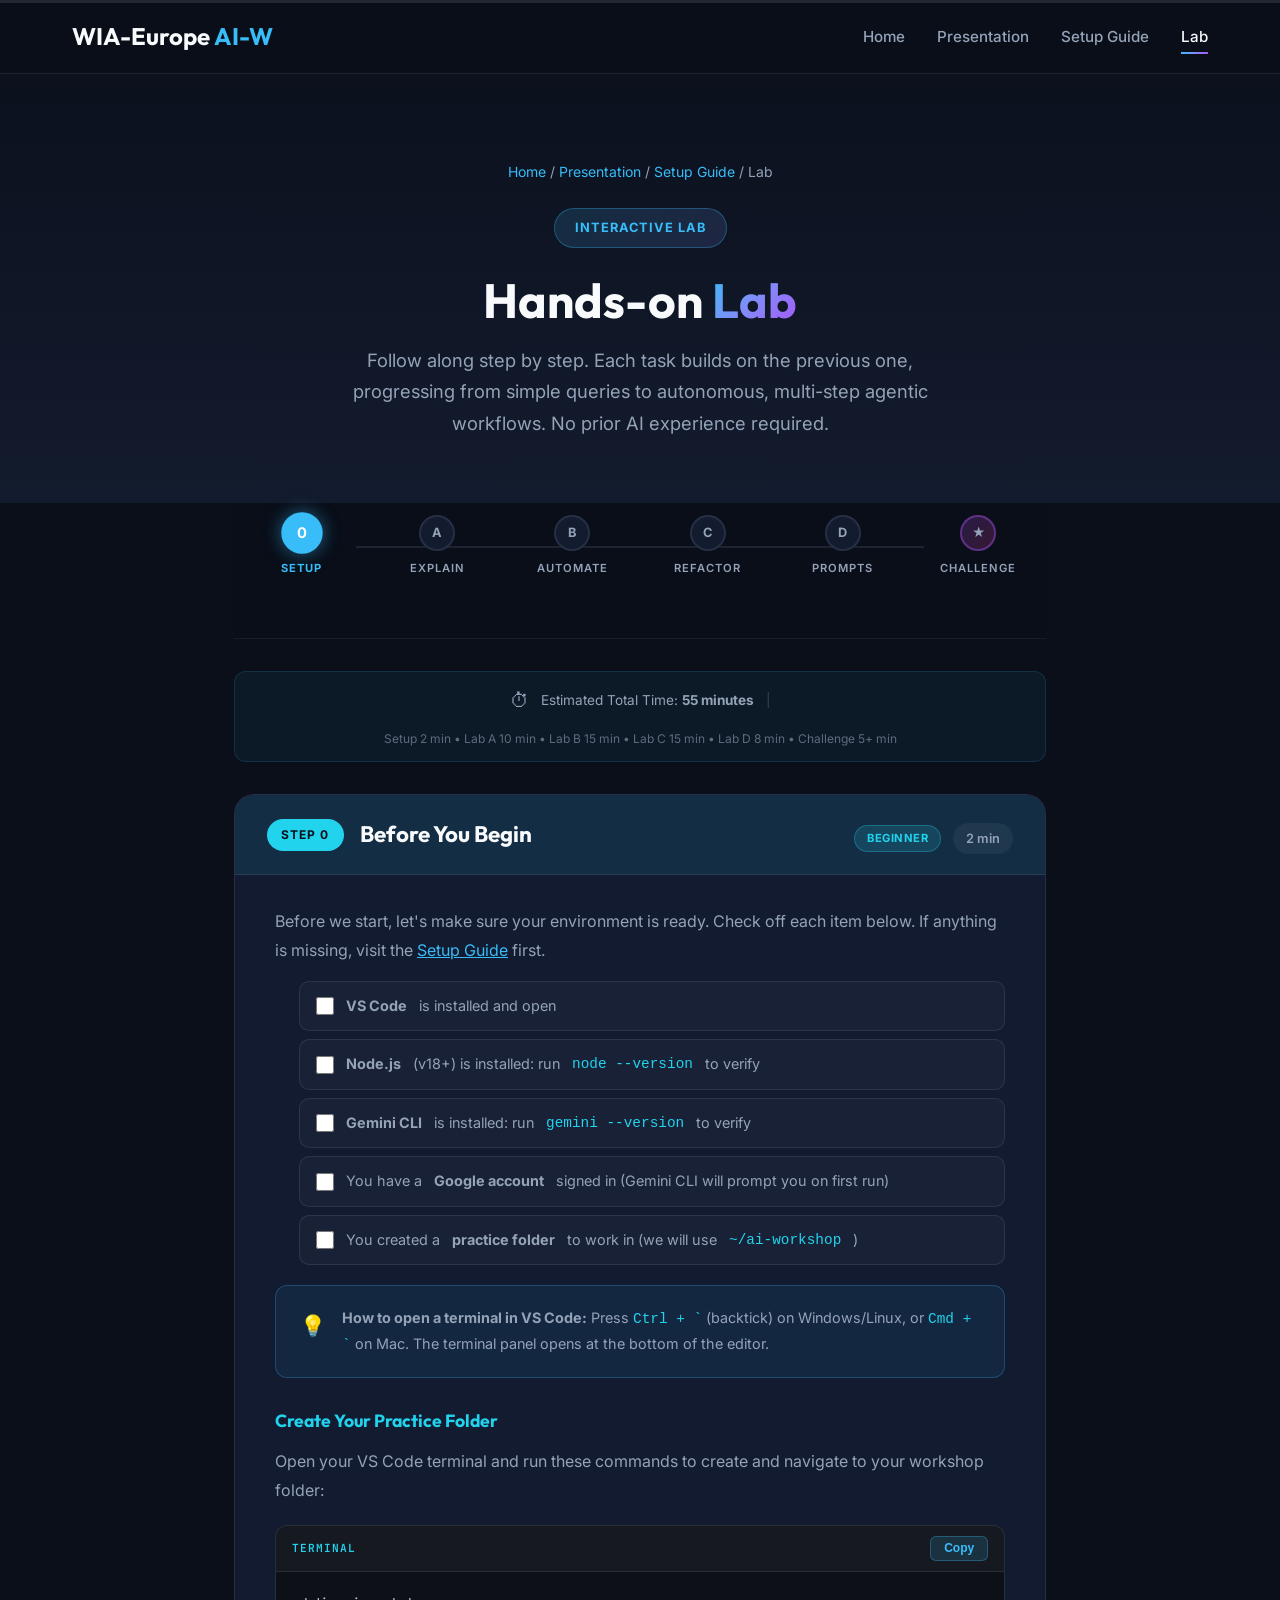
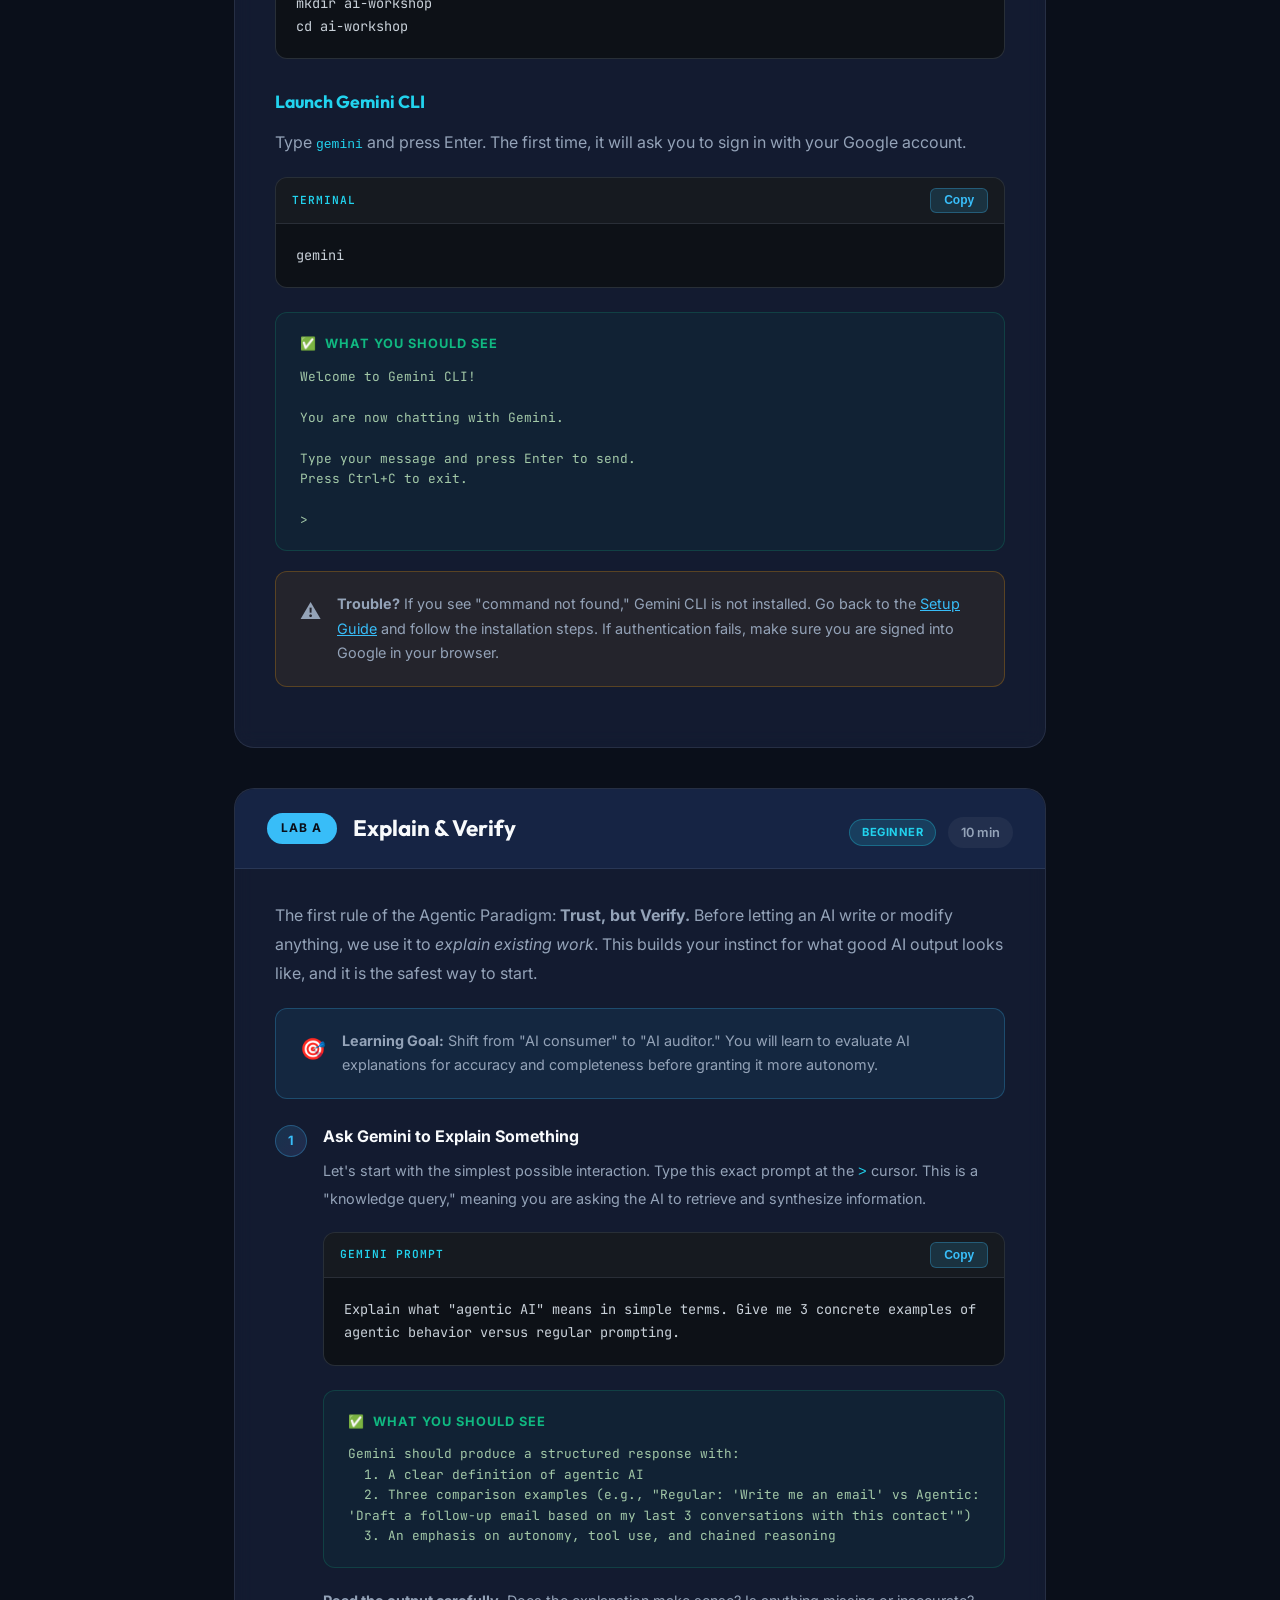
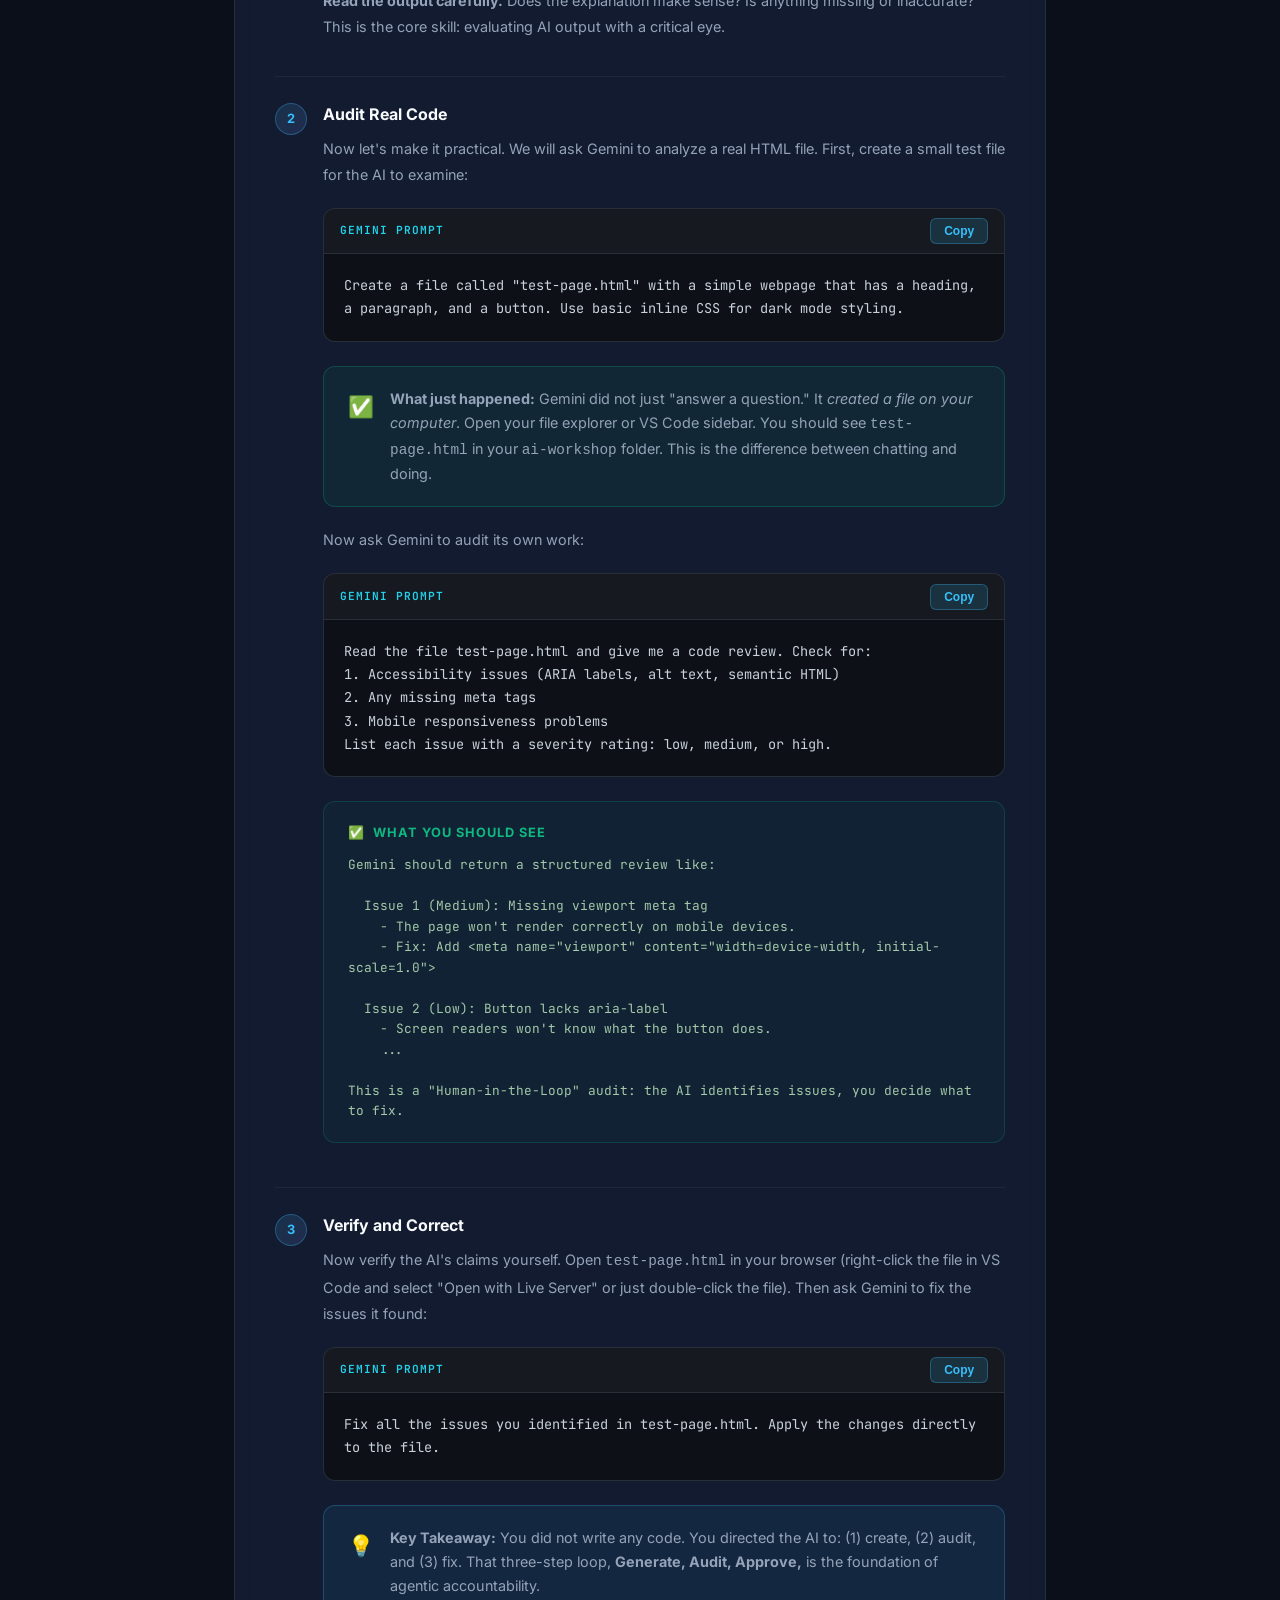
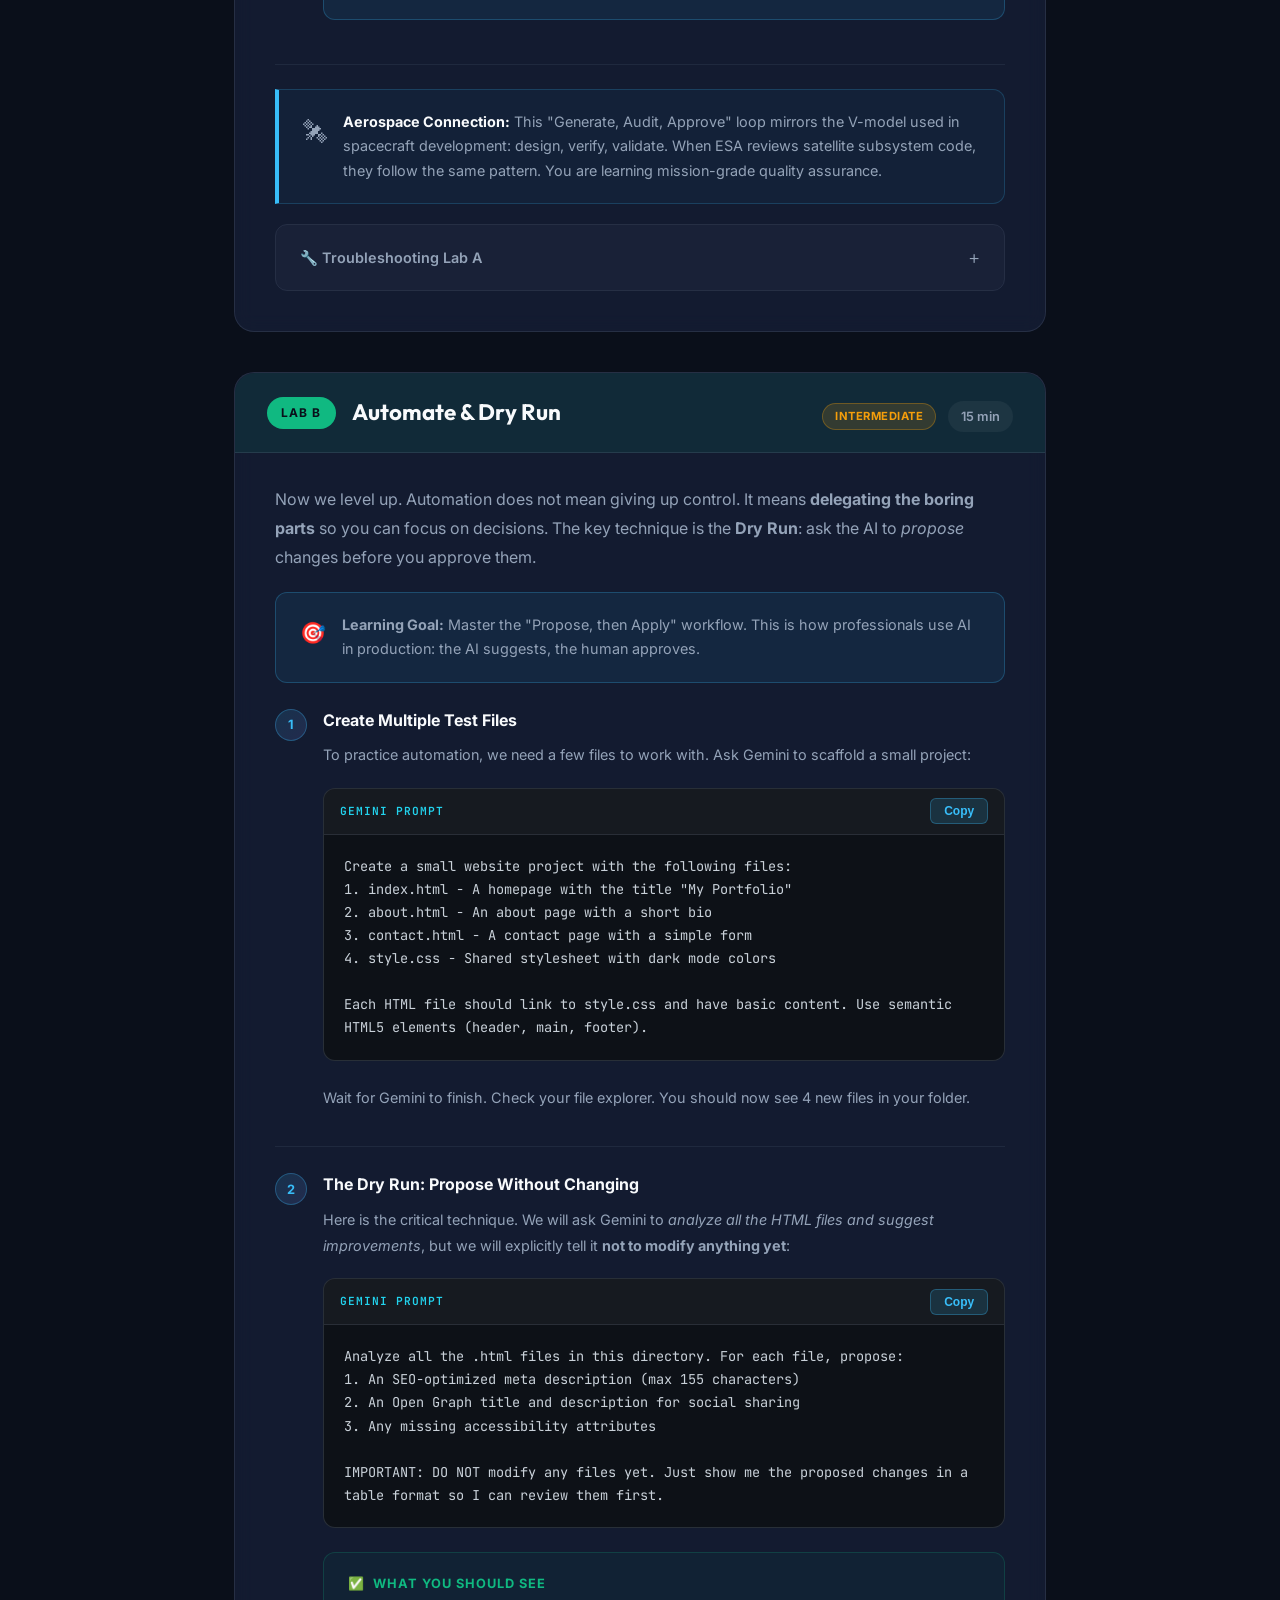
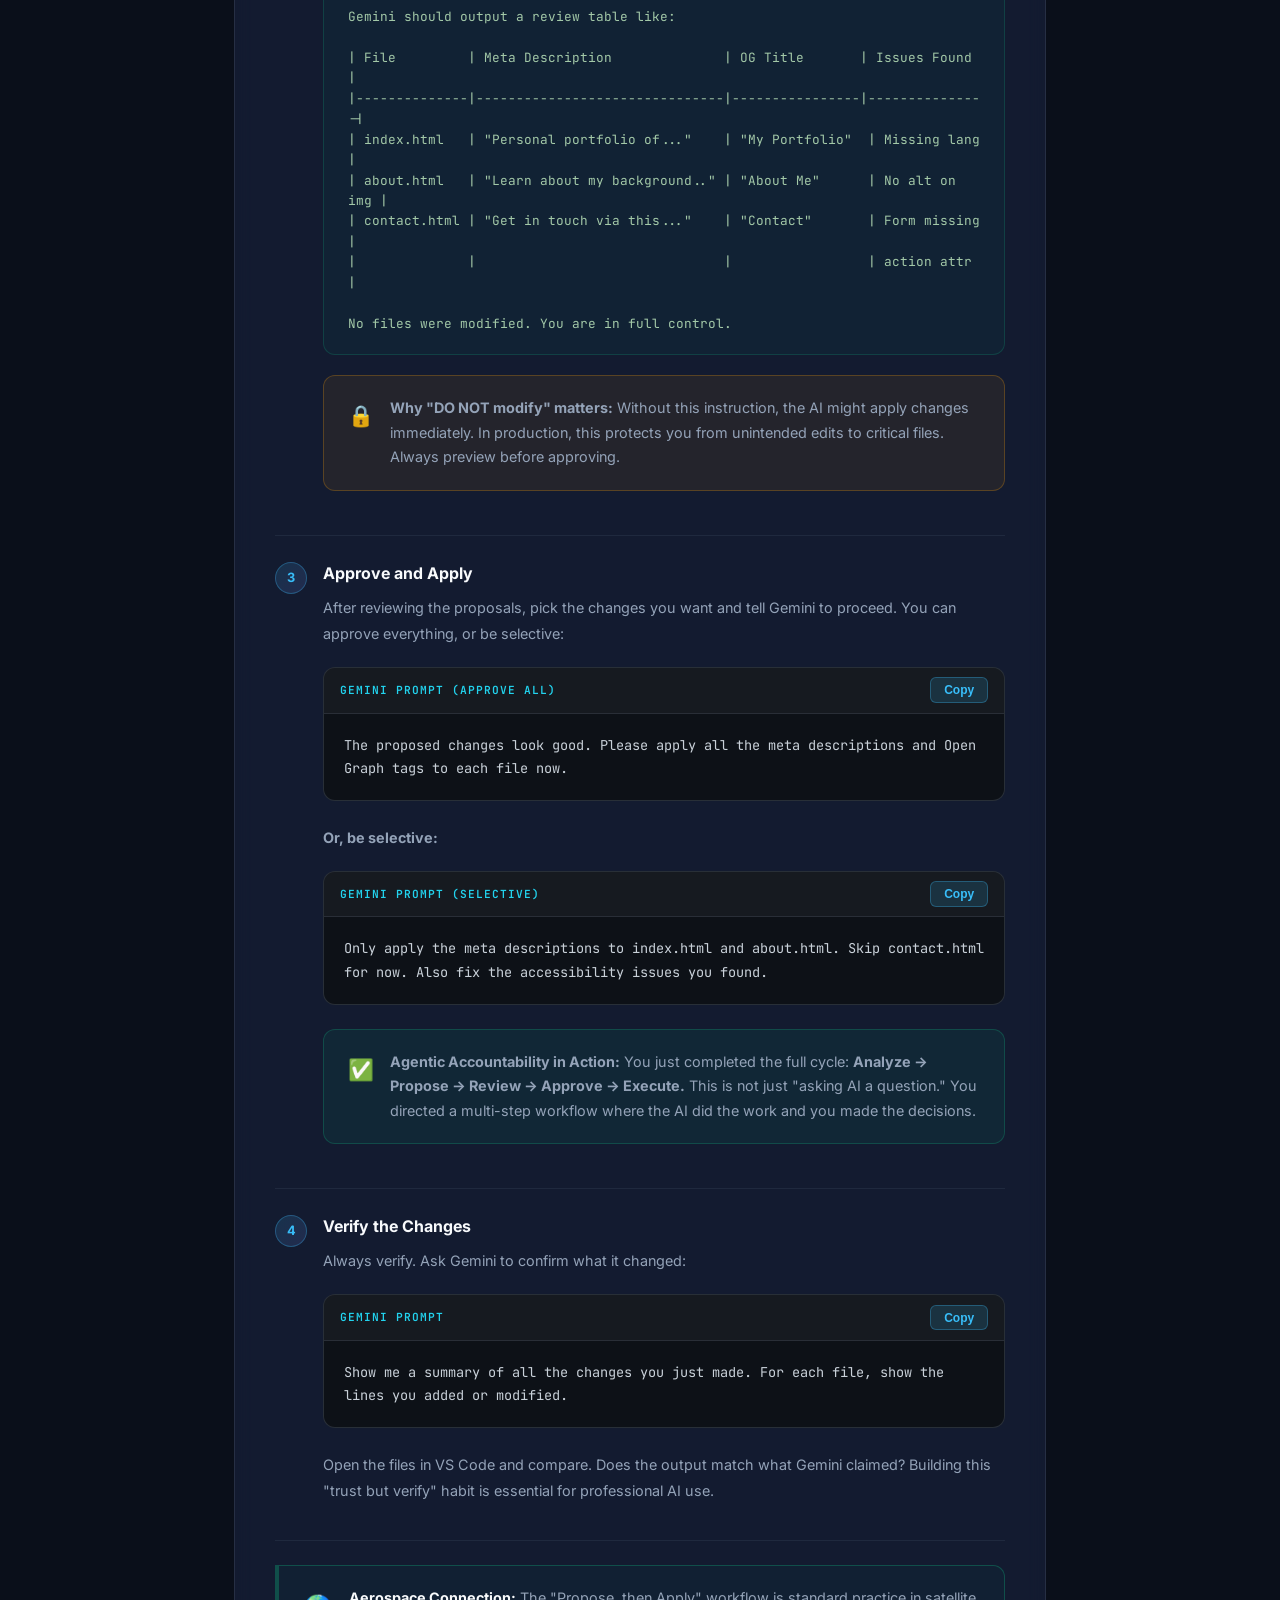
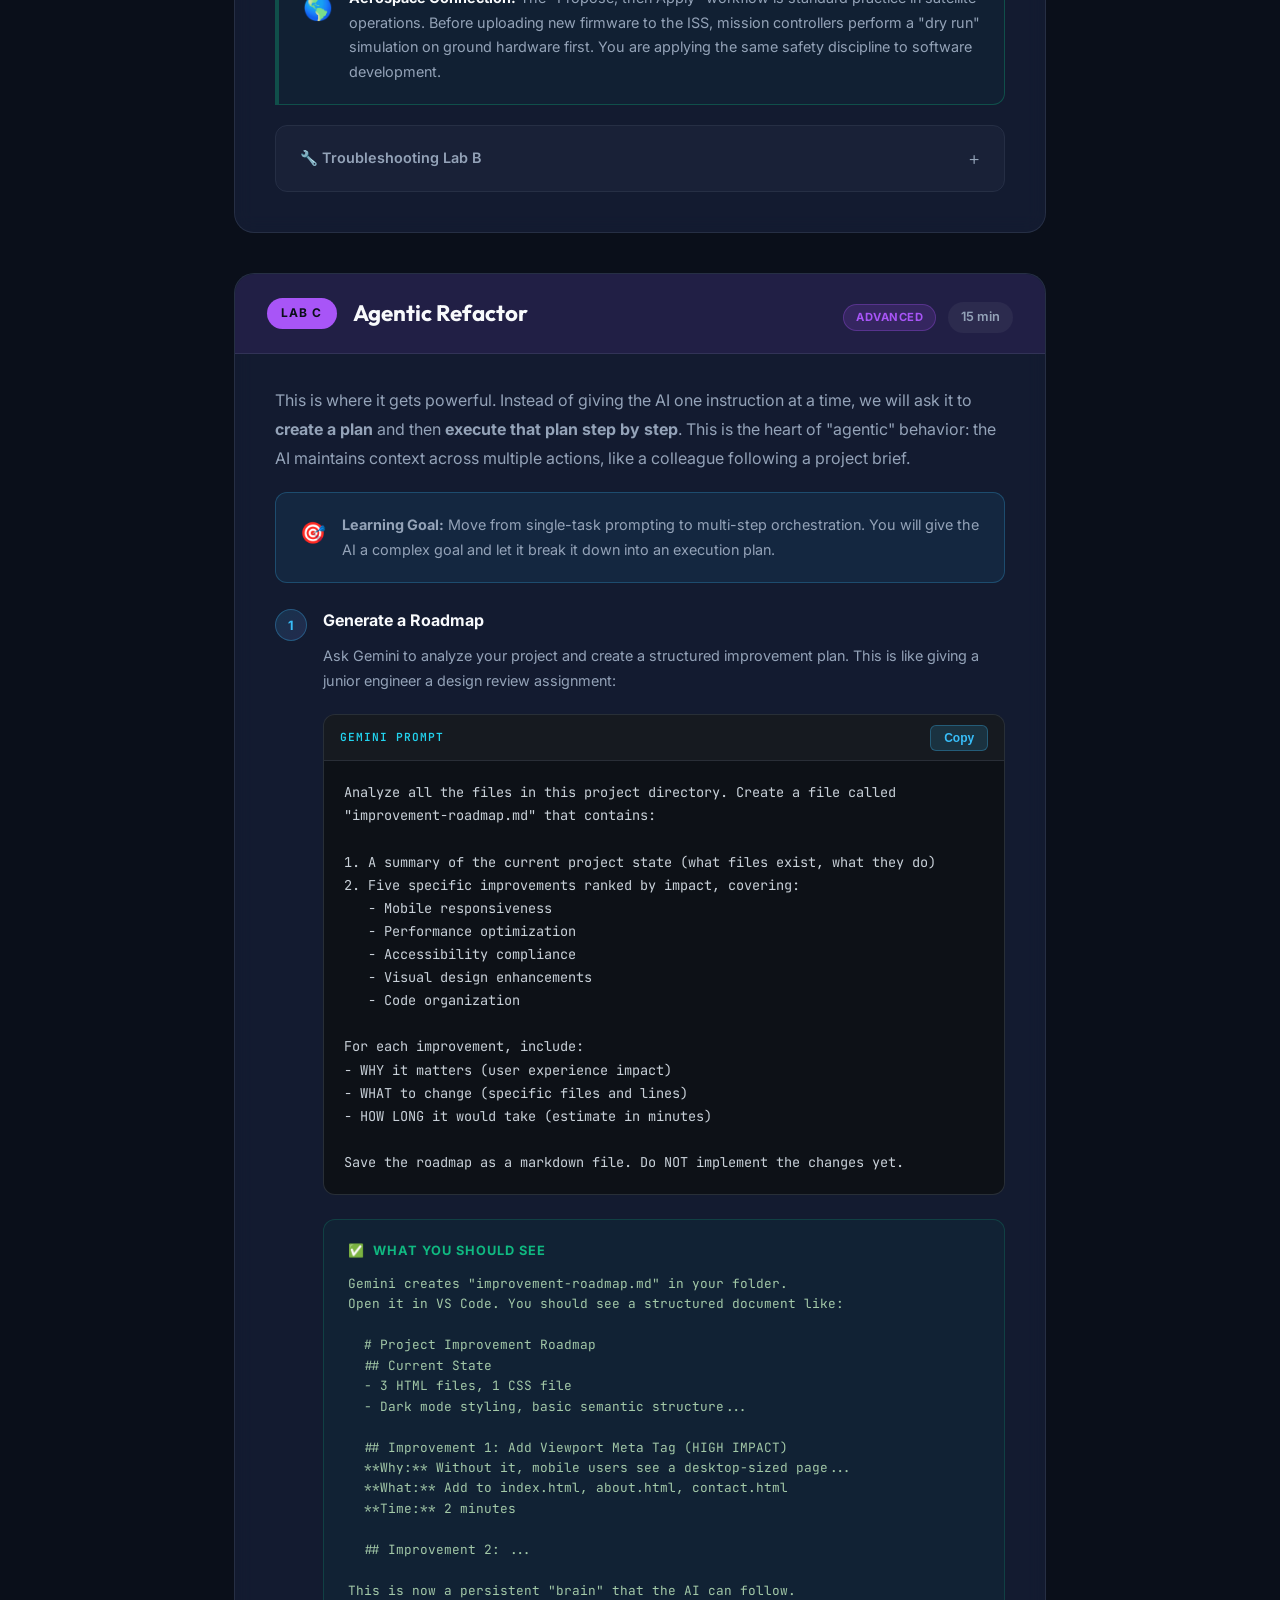
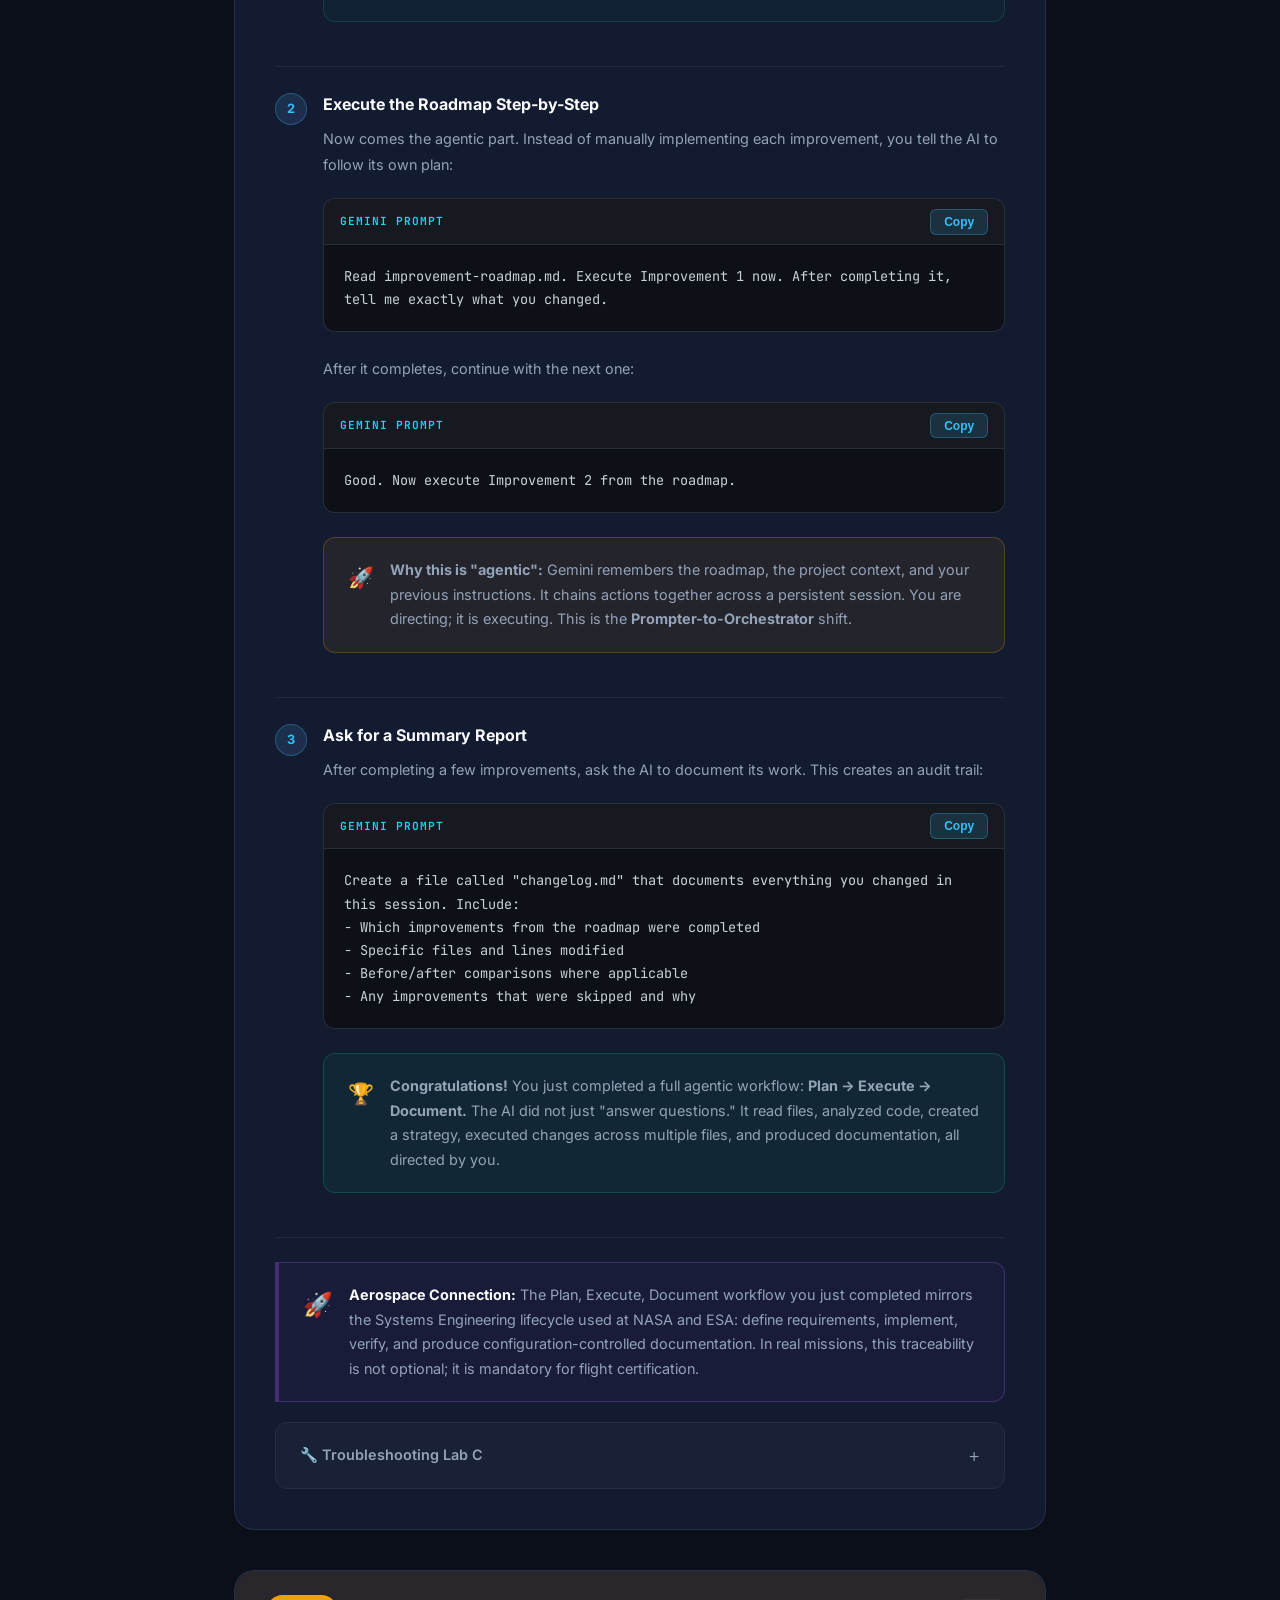
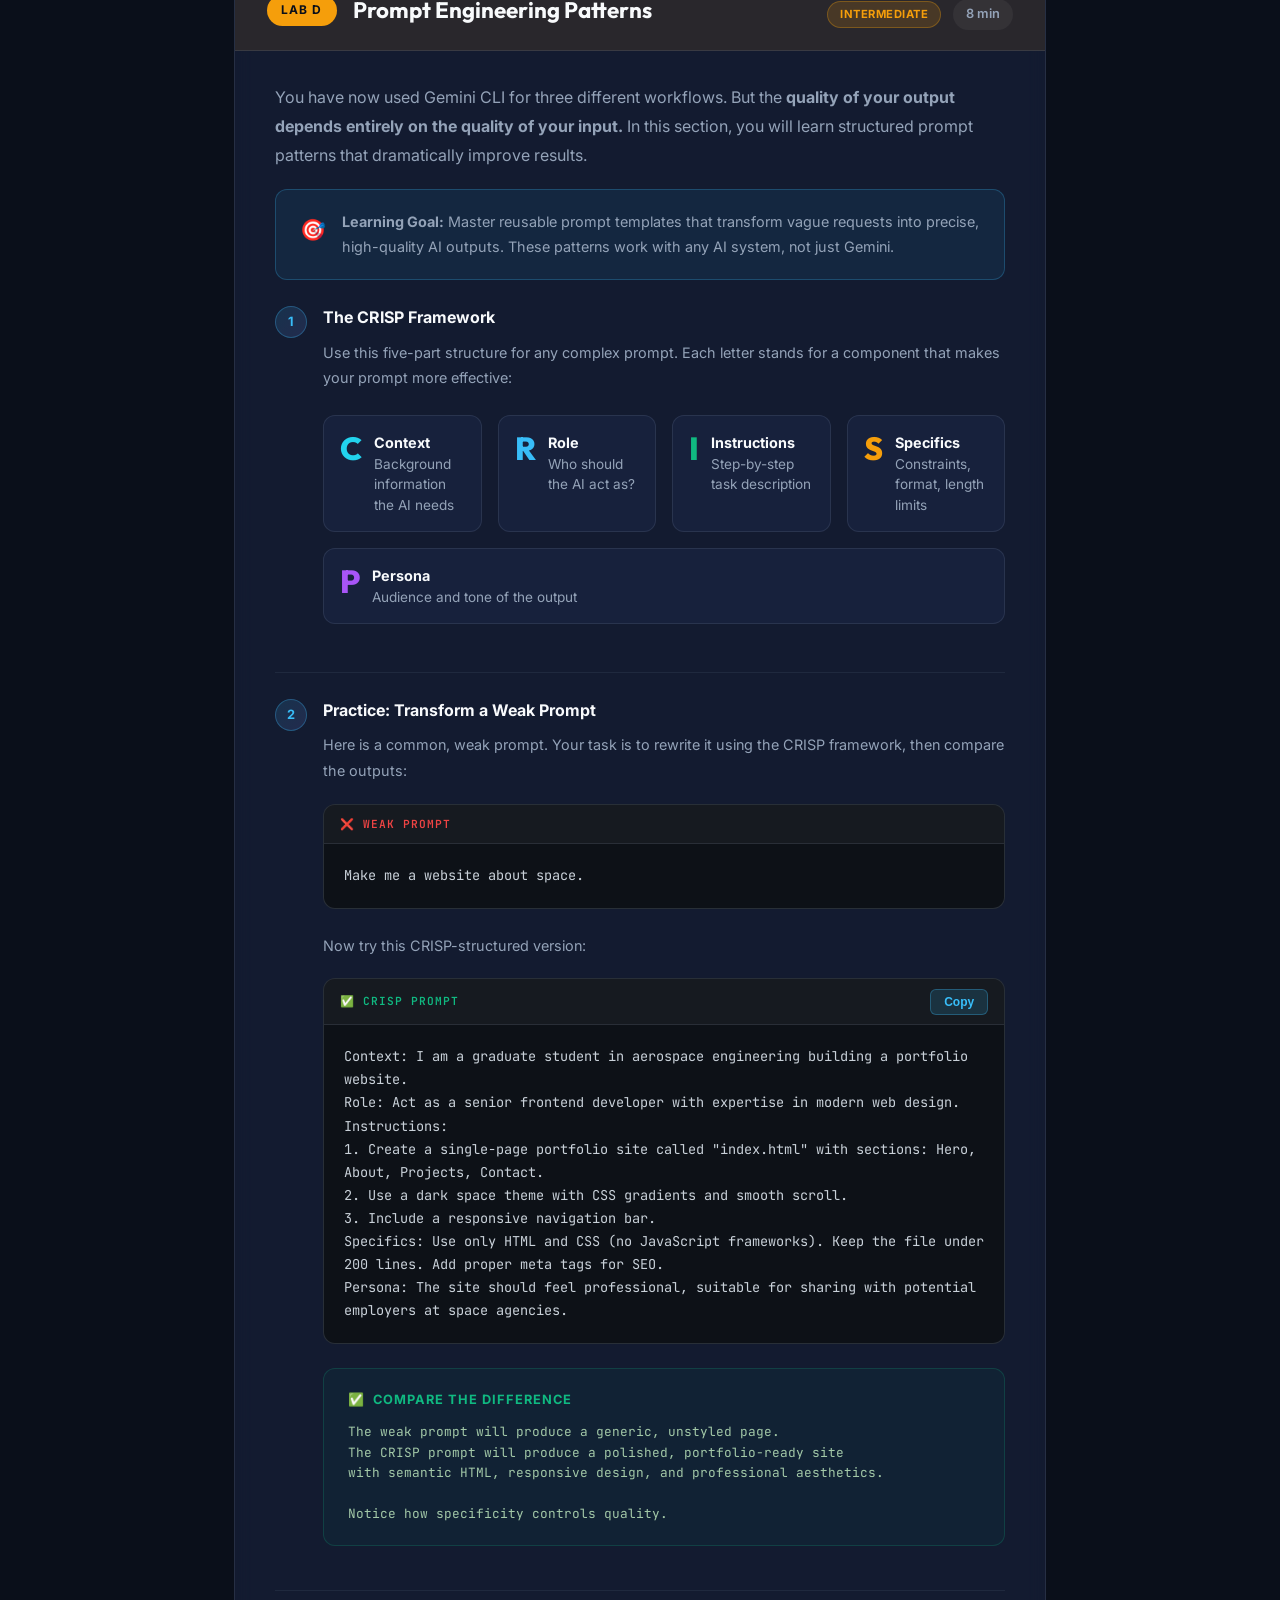
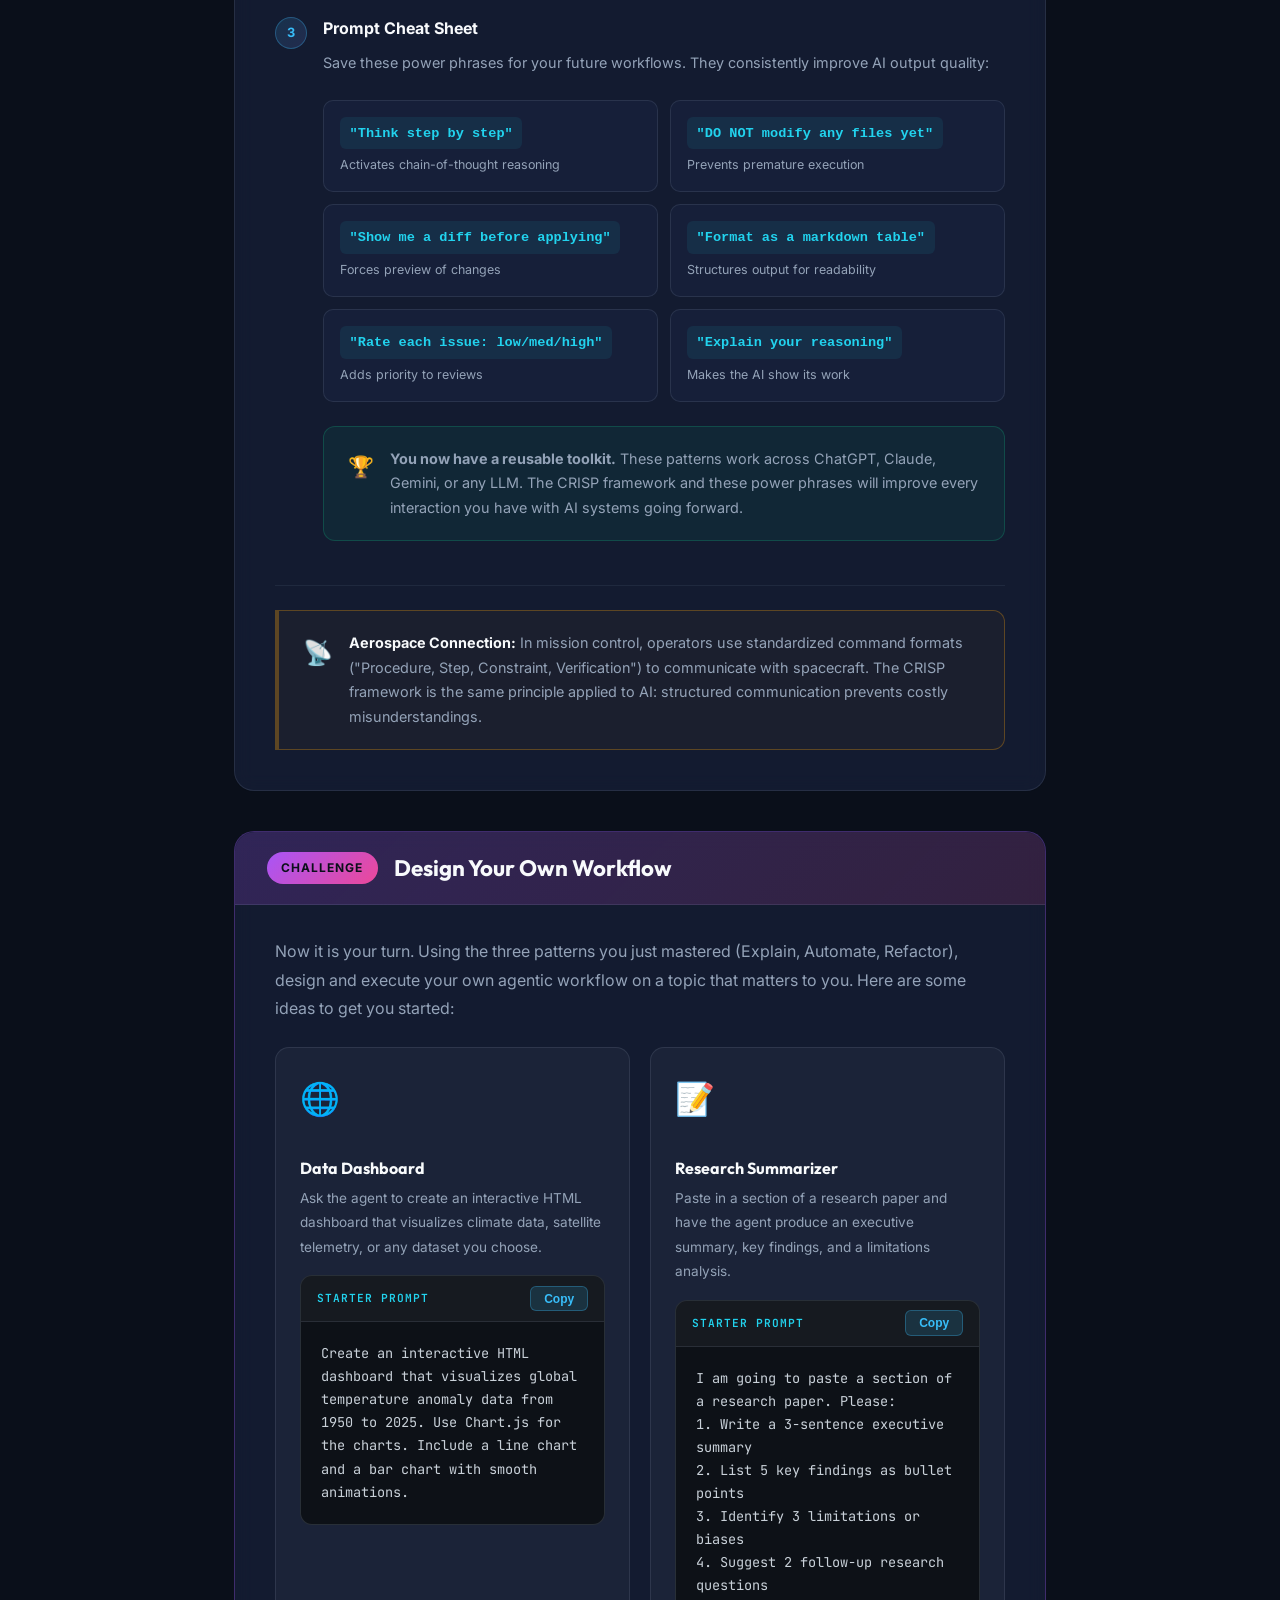
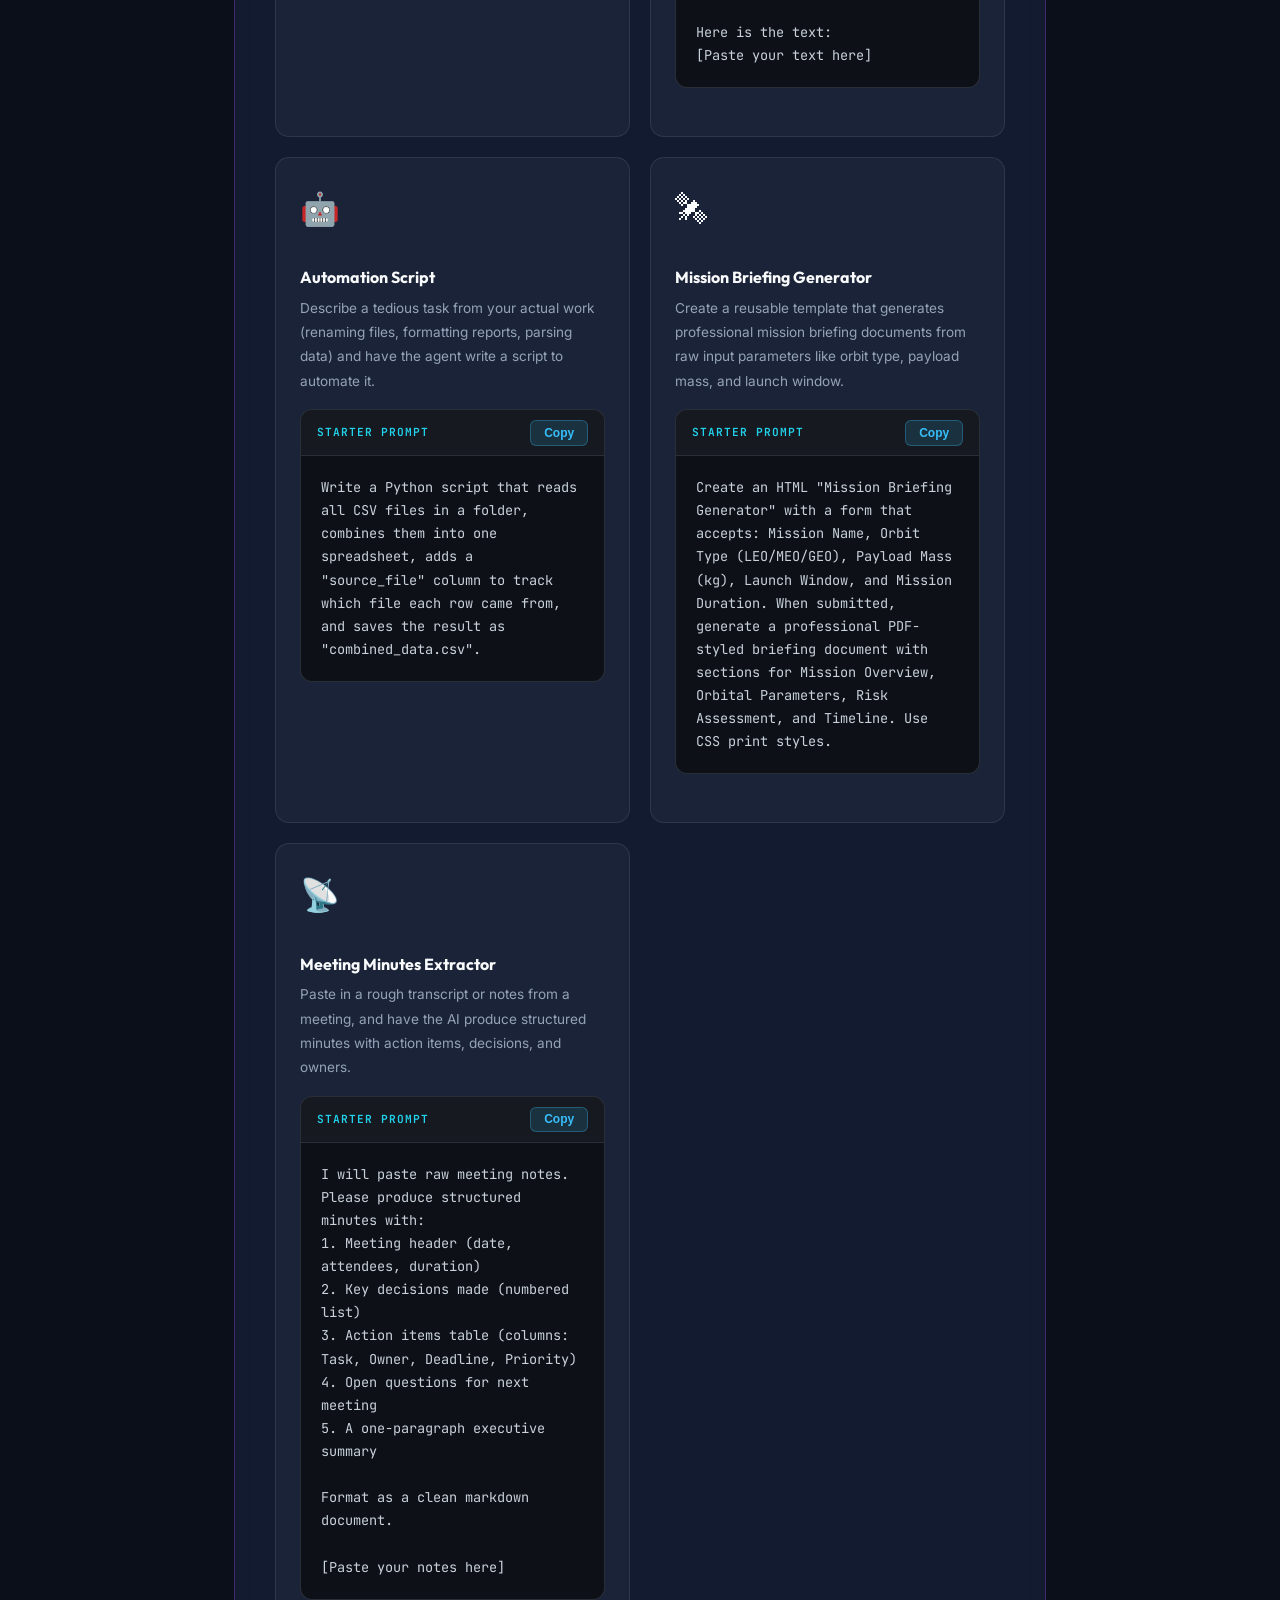
<file: lab.html>
<!doctype html>
<html lang="en">
  <head>
    <meta charset="UTF-8" />
    <meta name="viewport" content="width=device-width, initial-scale=1.0" />
    <title>Hands-on Lab | WIA-Europe AI-W Workshop</title>
    <meta name="description" content="Follow along with the Gemini CLI hands-on lab. Run your first agentic queries, build multi-step workflows, and generate code autonomously." />
    <meta property="og:title" content="Hands-on Lab | WIA-Europe AI-W Workshop" />
    <meta property="og:description" content="Step-by-step agentic AI lab exercises for the WIA-Europe Symposium 2026." />
    <link rel="icon" type="image/png" href="assets/favicon.png" />
    <link rel="preconnect" href="https://fonts.googleapis.com" />
    <link rel="preconnect" href="https://fonts.gstatic.com" crossorigin />
    <link href="https://fonts.googleapis.com/css2?family=Inter:wght@300;400;600;700&family=Outfit:wght@400;700&family=JetBrains+Mono:wght@400;600&display=swap" rel="stylesheet" />
    <link rel="stylesheet" href="style.css" />
  </head>
  <body>
    <a href="#main-content" class="skip-to-content">Skip to Content</a>
    <header>
      <nav class="navbar">
        <div class="logo"><a href="index.html">WIA-Europe <span class="highlight">AI-W</span></a></div>
        <button class="mobile-menu-btn" aria-label="Toggle navigation">
          <span class="hamburger"></span>
        </button>
        <ul class="nav-links">
          <li><a href="index.html">Home</a></li>
          <li><a href="presentation.html">Presentation</a></li>
          <li><a href="setup.html">Setup Guide</a></li>
          <li><a href="lab.html" class="active">Lab</a></li>
        </ul>
      </nav>
    </header>


    <main id="main-content">
      <section class="page-hero">
        <div class="breadcrumb"><a href="index.html">Home</a> / <a href="presentation.html">Presentation</a> / <a href="setup.html">Setup Guide</a> / Lab</div>
        <div class="module-badge">Interactive Lab</div>
        <h1>Hands-on <span class="gradient-text">Lab</span></h1>
        <p class="page-subtitle">Follow along step by step. Each task builds on the previous one, progressing from simple queries to autonomous, multi-step agentic workflows. No prior AI experience required.</p>
      </section>

      <div class="lab-content">

        <!-- Progress Tracker (Sticky) -->
        <div class="lab-progress-sticky" id="labProgressSticky">
        <nav class="lab-progress" aria-label="Lab progress" id="labProgress">
          <a href="#prereqs" class="progress-step active" data-target="prereqs">
            <div class="progress-dot">0</div>
            <span class="progress-label">Setup</span>
          </a>
          <a href="#lab-a" class="progress-step" data-target="lab-a">
            <div class="progress-dot">A</div>
            <span class="progress-label">Explain</span>
          </a>
          <a href="#lab-b" class="progress-step" data-target="lab-b">
            <div class="progress-dot">B</div>
            <span class="progress-label">Automate</span>
          </a>
          <a href="#lab-c" class="progress-step" data-target="lab-c">
            <div class="progress-dot">C</div>
            <span class="progress-label">Refactor</span>
          </a>
          <a href="#lab-d" class="progress-step" data-target="lab-d">
            <div class="progress-dot">D</div>
            <span class="progress-label">Prompts</span>
          </a>
          <a href="#challenge" class="progress-step" data-target="challenge">
            <div class="progress-dot" style="background: linear-gradient(135deg, rgba(168,85,247,0.2), rgba(236,72,153,0.2)); border-color: rgba(168,85,247,0.4);">&#9733;</div>
            <span class="progress-label">Challenge</span>
          </a>
        </nav>
        </div>

        <!-- Estimated Total Time -->
        <div class="lab-time-estimate">
          <span class="time-icon">&#9201;</span>
          <span>Estimated Total Time: <strong>55 minutes</strong></span>
          <span class="time-divider">|</span>
          <span class="time-detail">Setup 2 min &bull; Lab A 10 min &bull; Lab B 15 min &bull; Lab C 15 min &bull; Lab D 8 min &bull; Challenge 5+ min</span>
        </div>

        <!-- ============================================ -->
        <!-- PREREQS: Before You Begin                    -->
        <!-- ============================================ -->
        <div class="lab-task" id="prereqs">
          <div class="step-header" style="margin: -2.5rem -2.5rem 2rem; border-radius: 20px 20px 0 0; background: rgba(34, 211, 238, 0.1);">
            <span class="step-badge" style="background: var(--accent-cyan);">Step 0</span>
            <h2>Before You Begin</h2>
            <div class="step-meta"><span class="difficulty-badge beginner">Beginner</span><span class="task-time">2 min</span></div>
          </div>

          <p>Before we start, let's make sure your environment is ready. Check off each item below. If anything is missing, visit the <a href="setup.html" class="text-link">Setup Guide</a> first.</p>

          <ul class="prereq-checklist" id="prereqList">
            <li onclick="toggleCheck(this)">
              <input type="checkbox" /> <strong>VS Code</strong> is installed and open
            </li>
            <li onclick="toggleCheck(this)">
              <input type="checkbox" /> <strong>Node.js</strong> (v18+) is installed: run <code style="color: var(--accent-cyan);">node --version</code> to verify
            </li>
            <li onclick="toggleCheck(this)">
              <input type="checkbox" /> <strong>Gemini CLI</strong> is installed: run <code style="color: var(--accent-cyan);">gemini --version</code> to verify
            </li>
            <li onclick="toggleCheck(this)">
              <input type="checkbox" /> You have a <strong>Google account</strong> signed in (Gemini CLI will prompt you on first run)
            </li>
            <li onclick="toggleCheck(this)">
              <input type="checkbox" /> You created a <strong>practice folder</strong> to work in (we will use <code style="color: var(--accent-cyan);">~/ai-workshop</code>)
            </li>
          </ul>

          <div class="info-callout">
            <span>&#128161;</span>
            <div><strong>How to open a terminal in VS Code:</strong> Press <code style="color: var(--accent-cyan);">Ctrl + `</code> (backtick) on Windows/Linux, or <code style="color: var(--accent-cyan);">Cmd + `</code> on Mac. The terminal panel opens at the bottom of the editor.</div>
          </div>

          <h3 style="margin-top: 2rem; color: var(--accent-cyan);">Create Your Practice Folder</h3>
          <p>Open your VS Code terminal and run these commands to create and navigate to your workshop folder:</p>

          <div class="code-block">
            <div class="code-header">
              <span class="code-lang">Terminal</span>
              <button class="copy-btn" onclick="copyCode(this)" aria-label="Copy to clipboard">Copy</button>
            </div>
            <div class="code-content">mkdir ai-workshop
cd ai-workshop</div>
          </div>

          <h3 style="margin-top: 2rem; color: var(--accent-cyan);">Launch Gemini CLI</h3>
          <p>Type <code style="color: var(--accent-cyan);">gemini</code> and press Enter. The first time, it will ask you to sign in with your Google account.</p>

          <div class="code-block">
            <div class="code-header">
              <span class="code-lang">Terminal</span>
              <button class="copy-btn" onclick="copyCode(this)" aria-label="Copy to clipboard">Copy</button>
            </div>
            <div class="code-content">gemini</div>
          </div>

          <div class="expected-output">
            <div class="expected-output-header">
              <span>&#9989;</span> What You Should See
            </div>
            <pre>Welcome to Gemini CLI!

You are now chatting with Gemini.

Type your message and press Enter to send.
Press Ctrl+C to exit.

></pre>
          </div>

          <div class="warning-callout">
            <span>&#9888;</span>
            <div><strong>Trouble?</strong> If you see "command not found," Gemini CLI is not installed. Go back to the <a href="setup.html" class="text-link">Setup Guide</a> and follow the installation steps. If authentication fails, make sure you are signed into Google in your browser.</div>
          </div>
        </div>

        <!-- ============================================ -->
        <!-- LAB A: Explain & Verify                      -->
        <!-- ============================================ -->
        <div class="lab-task" id="lab-a">
          <div class="step-header" style="margin: -2.5rem -2.5rem 2rem; border-radius: 20px 20px 0 0; background: rgba(59, 130, 246, 0.1);">
            <span class="step-badge" style="background: var(--accent-primary);">Lab A</span>
            <h2>Explain &amp; Verify</h2>
            <div class="step-meta"><span class="difficulty-badge beginner">Beginner</span><span class="task-time">10 min</span></div>
          </div>

          <p>The first rule of the Agentic Paradigm: <strong>Trust, but Verify.</strong> Before letting an AI write or modify anything, we use it to <em>explain existing work</em>. This builds your instinct for what good AI output looks like, and it is the safest way to start.</p>

          <div class="info-callout">
            <span>&#127919;</span>
            <div><strong>Learning Goal:</strong> Shift from "AI consumer" to "AI auditor." You will learn to evaluate AI explanations for accuracy and completeness before granting it more autonomy.</div>
          </div>

          <!-- Sub-step A.1 -->
          <div class="sub-step">
            <div class="sub-step-number">1</div>
            <div class="sub-step-content">
              <h4>Ask Gemini to Explain Something</h4>
              <p>Let's start with the simplest possible interaction. Type this exact prompt at the <code style="color: var(--accent-cyan);">></code> cursor. This is a "knowledge query," meaning you are asking the AI to retrieve and synthesize information.</p>

              <div class="code-block">
                <div class="code-header">
                  <span class="code-lang">Gemini Prompt</span>
                  <button class="copy-btn" onclick="copyCode(this)" aria-label="Copy to clipboard">Copy</button>
                </div>
                <div class="code-content">Explain what "agentic AI" means in simple terms. Give me 3 concrete examples of agentic behavior versus regular prompting.</div>
              </div>

              <div class="expected-output">
                <div class="expected-output-header">
                  <span>&#9989;</span> What You Should See
                </div>
                <pre>Gemini should produce a structured response with:
  1. A clear definition of agentic AI
  2. Three comparison examples (e.g., "Regular: 'Write me an email' vs Agentic: 'Draft a follow-up email based on my last 3 conversations with this contact'")
  3. An emphasis on autonomy, tool use, and chained reasoning</pre>
              </div>

              <p style="margin-top: 1rem;"><strong>Read the output carefully.</strong> Does the explanation make sense? Is anything missing or inaccurate? This is the core skill: evaluating AI output with a critical eye.</p>
            </div>
          </div>

          <!-- Sub-step A.2 -->
          <div class="sub-step">
            <div class="sub-step-number">2</div>
            <div class="sub-step-content">
              <h4>Audit Real Code</h4>
              <p>Now let's make it practical. We will ask Gemini to analyze a real HTML file. First, create a small test file for the AI to examine:</p>

              <div class="code-block">
                <div class="code-header">
                  <span class="code-lang">Gemini Prompt</span>
                  <button class="copy-btn" onclick="copyCode(this)" aria-label="Copy to clipboard">Copy</button>
                </div>
                <div class="code-content">Create a file called "test-page.html" with a simple webpage that has a heading, a paragraph, and a button. Use basic inline CSS for dark mode styling.</div>
              </div>

              <div class="success-callout">
                <span>&#9989;</span>
                <div><strong>What just happened:</strong> Gemini did not just "answer a question." It <em>created a file on your computer</em>. Open your file explorer or VS Code sidebar. You should see <code>test-page.html</code> in your <code>ai-workshop</code> folder. This is the difference between chatting and doing.</div>
              </div>

              <p>Now ask Gemini to audit its own work:</p>

              <div class="code-block">
                <div class="code-header">
                  <span class="code-lang">Gemini Prompt</span>
                  <button class="copy-btn" onclick="copyCode(this)" aria-label="Copy to clipboard">Copy</button>
                </div>
                <div class="code-content">Read the file test-page.html and give me a code review. Check for:
1. Accessibility issues (ARIA labels, alt text, semantic HTML)
2. Any missing meta tags
3. Mobile responsiveness problems
List each issue with a severity rating: low, medium, or high.</div>
              </div>

              <div class="expected-output">
                <div class="expected-output-header">
                  <span>&#9989;</span> What You Should See
                </div>
                <pre>Gemini should return a structured review like:

  Issue 1 (Medium): Missing viewport meta tag
    - The page won't render correctly on mobile devices.
    - Fix: Add &lt;meta name="viewport" content="width=device-width, initial-scale=1.0"&gt;

  Issue 2 (Low): Button lacks aria-label
    - Screen readers won't know what the button does.
    ...

This is a "Human-in-the-Loop" audit: the AI identifies issues, you decide what to fix.</pre>
              </div>
            </div>
          </div>

          <!-- Sub-step A.3 -->
          <div class="sub-step">
            <div class="sub-step-number">3</div>
            <div class="sub-step-content">
              <h4>Verify and Correct</h4>
              <p>Now verify the AI's claims yourself. Open <code>test-page.html</code> in your browser (right-click the file in VS Code and select "Open with Live Server" or just double-click the file). Then ask Gemini to fix the issues it found:</p>

              <div class="code-block">
                <div class="code-header">
                  <span class="code-lang">Gemini Prompt</span>
                  <button class="copy-btn" onclick="copyCode(this)" aria-label="Copy to clipboard">Copy</button>
                </div>
                <div class="code-content">Fix all the issues you identified in test-page.html. Apply the changes directly to the file.</div>
              </div>

              <div class="info-callout">
                <span>&#128161;</span>
                <div><strong>Key Takeaway:</strong> You did not write any code. You directed the AI to: (1) create, (2) audit, and (3) fix. That three-step loop, <strong>Generate, Audit, Approve,</strong> is the foundation of agentic accountability.</div>
              </div>
            </div>
          </div>

          <!-- Aerospace Sidebar -->
          <div class="aerospace-callout">
            <div class="aerospace-callout-icon">&#128752;</div>
            <div>
              <strong>Aerospace Connection:</strong> This "Generate, Audit, Approve" loop mirrors the V-model used in spacecraft development: design, verify, validate. When ESA reviews satellite subsystem code, they follow the same pattern. You are learning mission-grade quality assurance.
            </div>
          </div>

          <!-- Troubleshooting Accordion -->
          <details class="troubleshoot-accordion">
            <summary>&#128295; Troubleshooting Lab A</summary>
            <div class="troubleshoot-content">
              <p><strong>"Gemini did not create the file"</strong> &mdash; Make sure you are in the correct directory (<code>ai-workshop</code>). Gemini creates files relative to where you launched it.</p>
              <p><strong>"The code review seems incomplete"</strong> &mdash; Try being more specific: add "Check WCAG 2.1 AA compliance" to your review prompt for deeper analysis.</p>
              <p><strong>"My file looks different from the example"</strong> &mdash; That is expected! AI output varies between sessions. Focus on the structure (did it find real issues?), not exact wording.</p>
            </div>
          </details>
        </div>

        <!-- ============================================ -->
        <!-- LAB B: Automate & Dry Run                    -->
        <!-- ============================================ -->
        <div class="lab-task" id="lab-b">
          <div class="step-header" style="margin: -2.5rem -2.5rem 2rem; border-radius: 20px 20px 0 0; background: rgba(16, 185, 129, 0.1);">
            <span class="step-badge" style="background: var(--success-color);">Lab B</span>
            <h2>Automate &amp; Dry Run</h2>
            <div class="step-meta"><span class="difficulty-badge intermediate">Intermediate</span><span class="task-time">15 min</span></div>
          </div>

          <p>Now we level up. Automation does not mean giving up control. It means <strong>delegating the boring parts</strong> so you can focus on decisions. The key technique is the <strong>Dry Run</strong>: ask the AI to <em>propose</em> changes before you approve them.</p>

          <div class="info-callout">
            <span>&#127919;</span>
            <div><strong>Learning Goal:</strong> Master the "Propose, then Apply" workflow. This is how professionals use AI in production: the AI suggests, the human approves.</div>
          </div>

          <!-- Sub-step B.1 -->
          <div class="sub-step">
            <div class="sub-step-number">1</div>
            <div class="sub-step-content">
              <h4>Create Multiple Test Files</h4>
              <p>To practice automation, we need a few files to work with. Ask Gemini to scaffold a small project:</p>

              <div class="code-block">
                <div class="code-header">
                  <span class="code-lang">Gemini Prompt</span>
                  <button class="copy-btn" onclick="copyCode(this)" aria-label="Copy to clipboard">Copy</button>
                </div>
                <div class="code-content">Create a small website project with the following files:
1. index.html - A homepage with the title "My Portfolio"
2. about.html - An about page with a short bio
3. contact.html - A contact page with a simple form
4. style.css - Shared stylesheet with dark mode colors

Each HTML file should link to style.css and have basic content. Use semantic HTML5 elements (header, main, footer).</div>
              </div>

              <p>Wait for Gemini to finish. Check your file explorer. You should now see 4 new files in your folder.</p>
            </div>
          </div>

          <!-- Sub-step B.2 -->
          <div class="sub-step">
            <div class="sub-step-number">2</div>
            <div class="sub-step-content">
              <h4>The Dry Run: Propose Without Changing</h4>
              <p>Here is the critical technique. We will ask Gemini to <em>analyze all the HTML files and suggest improvements</em>, but we will explicitly tell it <strong>not to modify anything yet</strong>:</p>

              <div class="code-block">
                <div class="code-header">
                  <span class="code-lang">Gemini Prompt</span>
                  <button class="copy-btn" onclick="copyCode(this)" aria-label="Copy to clipboard">Copy</button>
                </div>
                <div class="code-content">Analyze all the .html files in this directory. For each file, propose:
1. An SEO-optimized meta description (max 155 characters)
2. An Open Graph title and description for social sharing
3. Any missing accessibility attributes

IMPORTANT: DO NOT modify any files yet. Just show me the proposed changes in a table format so I can review them first.</div>
              </div>

              <div class="expected-output">
                <div class="expected-output-header">
                  <span>&#9989;</span> What You Should See
                </div>
                <pre>Gemini should output a review table like:

| File         | Meta Description              | OG Title       | Issues Found  |
|--------------|-------------------------------|----------------|---------------|
| index.html   | "Personal portfolio of..."    | "My Portfolio"  | Missing lang  |
| about.html   | "Learn about my background.." | "About Me"      | No alt on img |
| contact.html | "Get in touch via this..."    | "Contact"       | Form missing  |
|              |                               |                 | action attr   |

No files were modified. You are in full control.</pre>
              </div>

              <div class="warning-callout">
                <span>&#128274;</span>
                <div><strong>Why "DO NOT modify" matters:</strong> Without this instruction, the AI might apply changes immediately. In production, this protects you from unintended edits to critical files. Always preview before approving.</div>
              </div>
            </div>
          </div>

          <!-- Sub-step B.3 -->
          <div class="sub-step">
            <div class="sub-step-number">3</div>
            <div class="sub-step-content">
              <h4>Approve and Apply</h4>
              <p>After reviewing the proposals, pick the changes you want and tell Gemini to proceed. You can approve everything, or be selective:</p>

              <div class="code-block">
                <div class="code-header">
                  <span class="code-lang">Gemini Prompt (approve all)</span>
                  <button class="copy-btn" onclick="copyCode(this)" aria-label="Copy to clipboard">Copy</button>
                </div>
                <div class="code-content">The proposed changes look good. Please apply all the meta descriptions and Open Graph tags to each file now.</div>
              </div>

              <p><strong>Or, be selective:</strong></p>

              <div class="code-block">
                <div class="code-header">
                  <span class="code-lang">Gemini Prompt (selective)</span>
                  <button class="copy-btn" onclick="copyCode(this)" aria-label="Copy to clipboard">Copy</button>
                </div>
                <div class="code-content">Only apply the meta descriptions to index.html and about.html. Skip contact.html for now. Also fix the accessibility issues you found.</div>
              </div>

              <div class="success-callout">
                <span>&#9989;</span>
                <div><strong>Agentic Accountability in Action:</strong> You just completed the full cycle: <strong>Analyze &rarr; Propose &rarr; Review &rarr; Approve &rarr; Execute.</strong> This is not just "asking AI a question." You directed a multi-step workflow where the AI did the work and you made the decisions.</div>
              </div>
            </div>
          </div>

          <!-- Sub-step B.4 -->
          <div class="sub-step">
            <div class="sub-step-number">4</div>
            <div class="sub-step-content">
              <h4>Verify the Changes</h4>
              <p>Always verify. Ask Gemini to confirm what it changed:</p>

              <div class="code-block">
                <div class="code-header">
                  <span class="code-lang">Gemini Prompt</span>
                  <button class="copy-btn" onclick="copyCode(this)" aria-label="Copy to clipboard">Copy</button>
                </div>
                <div class="code-content">Show me a summary of all the changes you just made. For each file, show the lines you added or modified.</div>
              </div>

              <p>Open the files in VS Code and compare. Does the output match what Gemini claimed? Building this "trust but verify" habit is essential for professional AI use.</p>
            </div>
          </div>

          <!-- Aerospace Sidebar -->
          <div class="aerospace-callout" style="border-color: rgba(16, 185, 129, 0.3); background: rgba(16, 185, 129, 0.04);">
            <div class="aerospace-callout-icon">&#127758;</div>
            <div>
              <strong>Aerospace Connection:</strong> The "Propose, then Apply" workflow is standard practice in satellite operations. Before uploading new firmware to the ISS, mission controllers perform a "dry run" simulation on ground hardware first. You are applying the same safety discipline to software development.
            </div>
          </div>

          <!-- Troubleshooting Accordion -->
          <details class="troubleshoot-accordion">
            <summary>&#128295; Troubleshooting Lab B</summary>
            <div class="troubleshoot-content">
              <p><strong>"Gemini modified files despite my DO NOT instruction"</strong> &mdash; The AI sometimes misinterprets constraints. If this happens, use <code>Ctrl+Z</code> in VS Code to undo, and rephrase your constraint more firmly: "LIST the proposed changes only. Do NOT edit any files."</p>
              <p><strong>"The table output looks messy"</strong> &mdash; Try adding "Format your response as a clean markdown table" to get more structured output.</p>
              <p><strong>"Only 2 files were created instead of 4"</strong> &mdash; Sometimes Gemini batches file creation. Simply ask: "Please create the remaining files from my previous request."</p>
            </div>
          </details>
        </div>

        <!-- ============================================ -->
        <!-- LAB C: Agentic Refactor                      -->
        <!-- ============================================ -->
        <div class="lab-task" id="lab-c">
          <div class="step-header" style="margin: -2.5rem -2.5rem 2rem; border-radius: 20px 20px 0 0; background: rgba(168, 85, 247, 0.1);">
            <span class="step-badge" style="background: var(--accent-tertiary);">Lab C</span>
            <h2>Agentic Refactor</h2>
            <div class="step-meta"><span class="difficulty-badge advanced">Advanced</span><span class="task-time">15 min</span></div>
          </div>

          <p>This is where it gets powerful. Instead of giving the AI one instruction at a time, we will ask it to <strong>create a plan</strong> and then <strong>execute that plan step by step</strong>. This is the heart of "agentic" behavior: the AI maintains context across multiple actions, like a colleague following a project brief.</p>

          <div class="info-callout">
            <span>&#127919;</span>
            <div><strong>Learning Goal:</strong> Move from single-task prompting to multi-step orchestration. You will give the AI a complex goal and let it break it down into an execution plan.</div>
          </div>

          <!-- Sub-step C.1 -->
          <div class="sub-step">
            <div class="sub-step-number">1</div>
            <div class="sub-step-content">
              <h4>Generate a Roadmap</h4>
              <p>Ask Gemini to analyze your project and create a structured improvement plan. This is like giving a junior engineer a design review assignment:</p>

              <div class="code-block">
                <div class="code-header">
                  <span class="code-lang">Gemini Prompt</span>
                  <button class="copy-btn" onclick="copyCode(this)" aria-label="Copy to clipboard">Copy</button>
                </div>
                <div class="code-content">Analyze all the files in this project directory. Create a file called "improvement-roadmap.md" that contains:

1. A summary of the current project state (what files exist, what they do)
2. Five specific improvements ranked by impact, covering:
   - Mobile responsiveness
   - Performance optimization
   - Accessibility compliance
   - Visual design enhancements
   - Code organization

For each improvement, include:
- WHY it matters (user experience impact)
- WHAT to change (specific files and lines)
- HOW LONG it would take (estimate in minutes)

Save the roadmap as a markdown file. Do NOT implement the changes yet.</div>
              </div>

              <div class="expected-output">
                <div class="expected-output-header">
                  <span>&#9989;</span> What You Should See
                </div>
                <pre>Gemini creates "improvement-roadmap.md" in your folder.
Open it in VS Code. You should see a structured document like:

  # Project Improvement Roadmap
  ## Current State
  - 3 HTML files, 1 CSS file
  - Dark mode styling, basic semantic structure...

  ## Improvement 1: Add Viewport Meta Tag (HIGH IMPACT)
  **Why:** Without it, mobile users see a desktop-sized page...
  **What:** Add to index.html, about.html, contact.html
  **Time:** 2 minutes

  ## Improvement 2: ...

This is now a persistent "brain" that the AI can follow.</pre>
              </div>
            </div>
          </div>

          <!-- Sub-step C.2 -->
          <div class="sub-step">
            <div class="sub-step-number">2</div>
            <div class="sub-step-content">
              <h4>Execute the Roadmap Step-by-Step</h4>
              <p>Now comes the agentic part. Instead of manually implementing each improvement, you tell the AI to follow its own plan:</p>

              <div class="code-block">
                <div class="code-header">
                  <span class="code-lang">Gemini Prompt</span>
                  <button class="copy-btn" onclick="copyCode(this)" aria-label="Copy to clipboard">Copy</button>
                </div>
                <div class="code-content">Read improvement-roadmap.md. Execute Improvement 1 now. After completing it, tell me exactly what you changed.</div>
              </div>

              <p>After it completes, continue with the next one:</p>

              <div class="code-block">
                <div class="code-header">
                  <span class="code-lang">Gemini Prompt</span>
                  <button class="copy-btn" onclick="copyCode(this)" aria-label="Copy to clipboard">Copy</button>
                </div>
                <div class="code-content">Good. Now execute Improvement 2 from the roadmap.</div>
              </div>

              <div class="warning-callout">
                <span>&#128640;</span>
                <div><strong>Why this is "agentic":</strong> Gemini remembers the roadmap, the project context, and your previous instructions. It chains actions together across a persistent session. You are directing; it is executing. This is the <strong>Prompter-to-Orchestrator</strong> shift.</div>
              </div>
            </div>
          </div>

          <!-- Sub-step C.3 -->
          <div class="sub-step">
            <div class="sub-step-number">3</div>
            <div class="sub-step-content">
              <h4>Ask for a Summary Report</h4>
              <p>After completing a few improvements, ask the AI to document its work. This creates an audit trail:</p>

              <div class="code-block">
                <div class="code-header">
                  <span class="code-lang">Gemini Prompt</span>
                  <button class="copy-btn" onclick="copyCode(this)" aria-label="Copy to clipboard">Copy</button>
                </div>
                <div class="code-content">Create a file called "changelog.md" that documents everything you changed in this session. Include:
- Which improvements from the roadmap were completed
- Specific files and lines modified
- Before/after comparisons where applicable
- Any improvements that were skipped and why</div>
              </div>

              <div class="success-callout">
                <span>&#127942;</span>
                <div><strong>Congratulations!</strong> You just completed a full agentic workflow: <strong>Plan &rarr; Execute &rarr; Document.</strong> The AI did not just "answer questions." It read files, analyzed code, created a strategy, executed changes across multiple files, and produced documentation, all directed by you.</div>
              </div>
            </div>
          </div>

          <!-- Aerospace Sidebar -->
          <div class="aerospace-callout" style="border-color: rgba(168, 85, 247, 0.3); background: rgba(168, 85, 247, 0.04);">
            <div class="aerospace-callout-icon">&#128640;</div>
            <div>
              <strong>Aerospace Connection:</strong> The Plan, Execute, Document workflow you just completed mirrors the Systems Engineering lifecycle used at NASA and ESA: define requirements, implement, verify, and produce configuration-controlled documentation. In real missions, this traceability is not optional; it is mandatory for flight certification.
            </div>
          </div>

          <!-- Troubleshooting Accordion -->
          <details class="troubleshoot-accordion">
            <summary>&#128295; Troubleshooting Lab C</summary>
            <div class="troubleshoot-content">
              <p><strong>"The roadmap file was not created"</strong> &mdash; Gemini may have displayed the roadmap in the terminal instead. Ask: "Save that roadmap as a file called improvement-roadmap.md"</p>
              <p><strong>"The AI lost context between improvements"</strong> &mdash; Long conversations can cause context drift. Remind it: "Refer back to improvement-roadmap.md for context before proceeding."</p>
              <p><strong>"Changes broke existing functionality"</strong> &mdash; This is normal in iterative development! Ask Gemini: "Undo the last change and try a different approach that preserves the existing navigation."</p>
            </div>
          </details>
        </div>

        <!-- ============================================ -->
        <!-- LAB D: Prompt Engineering Patterns           -->
        <!-- ============================================ -->
        <div class="lab-task" id="lab-d">
          <div class="step-header" style="margin: -2.5rem -2.5rem 2rem; border-radius: 20px 20px 0 0; background: rgba(245, 158, 11, 0.1);">
            <span class="step-badge" style="background: var(--warning-color);">Lab D</span>
            <h2>Prompt Engineering Patterns</h2>
            <div class="step-meta"><span class="difficulty-badge intermediate">Intermediate</span><span class="task-time">8 min</span></div>
          </div>

          <p>You have now used Gemini CLI for three different workflows. But the <strong>quality of your output depends entirely on the quality of your input.</strong> In this section, you will learn structured prompt patterns that dramatically improve results.</p>

          <div class="info-callout">
            <span>&#127919;</span>
            <div><strong>Learning Goal:</strong> Master reusable prompt templates that transform vague requests into precise, high-quality AI outputs. These patterns work with any AI system, not just Gemini.</div>
          </div>

          <!-- Sub-step D.1 -->
          <div class="sub-step">
            <div class="sub-step-number">1</div>
            <div class="sub-step-content">
              <h4>The CRISP Framework</h4>
              <p>Use this five-part structure for any complex prompt. Each letter stands for a component that makes your prompt more effective:</p>

              <div class="prompt-framework">
                <div class="framework-item"><span class="framework-letter" style="color: var(--accent-cyan);">C</span><div><strong>Context</strong><br/>Background information the AI needs</div></div>
                <div class="framework-item"><span class="framework-letter" style="color: var(--accent-primary);">R</span><div><strong>Role</strong><br/>Who should the AI act as?</div></div>
                <div class="framework-item"><span class="framework-letter" style="color: var(--success-color);">I</span><div><strong>Instructions</strong><br/>Step-by-step task description</div></div>
                <div class="framework-item"><span class="framework-letter" style="color: var(--warning-color);">S</span><div><strong>Specifics</strong><br/>Constraints, format, length limits</div></div>
                <div class="framework-item"><span class="framework-letter" style="color: var(--accent-tertiary);">P</span><div><strong>Persona</strong><br/>Audience and tone of the output</div></div>
              </div>
            </div>
          </div>

          <!-- Sub-step D.2 -->
          <div class="sub-step">
            <div class="sub-step-number">2</div>
            <div class="sub-step-content">
              <h4>Practice: Transform a Weak Prompt</h4>
              <p>Here is a common, weak prompt. Your task is to rewrite it using the CRISP framework, then compare the outputs:</p>

              <div class="code-block">
                <div class="code-header">
                  <span class="code-lang" style="color: var(--error-color);">&#10060; Weak Prompt</span>
                </div>
                <div class="code-content">Make me a website about space.</div>
              </div>

              <p style="margin-top: 1rem;">Now try this CRISP-structured version:</p>

              <div class="code-block">
                <div class="code-header">
                  <span class="code-lang" style="color: var(--success-color);">&#9989; CRISP Prompt</span>
                  <button class="copy-btn" onclick="copyCode(this)" aria-label="Copy to clipboard">Copy</button>
                </div>
                <div class="code-content">Context: I am a graduate student in aerospace engineering building a portfolio website.
Role: Act as a senior frontend developer with expertise in modern web design.
Instructions:
1. Create a single-page portfolio site called "index.html" with sections: Hero, About, Projects, Contact.
2. Use a dark space theme with CSS gradients and smooth scroll.
3. Include a responsive navigation bar.
Specifics: Use only HTML and CSS (no JavaScript frameworks). Keep the file under 200 lines. Add proper meta tags for SEO.
Persona: The site should feel professional, suitable for sharing with potential employers at space agencies.</div>
              </div>

              <div class="expected-output">
                <div class="expected-output-header">
                  <span>&#9989;</span> Compare the Difference
                </div>
                <pre>The weak prompt will produce a generic, unstyled page.
The CRISP prompt will produce a polished, portfolio-ready site
with semantic HTML, responsive design, and professional aesthetics.

Notice how specificity controls quality.</pre>
              </div>
            </div>
          </div>

          <!-- Sub-step D.3 -->
          <div class="sub-step">
            <div class="sub-step-number">3</div>
            <div class="sub-step-content">
              <h4>Prompt Cheat Sheet</h4>
              <p>Save these power phrases for your future workflows. They consistently improve AI output quality:</p>

              <div class="cheat-sheet-grid">
                <div class="cheat-item">
                  <code>"Think step by step"</code>
                  <span>Activates chain-of-thought reasoning</span>
                </div>
                <div class="cheat-item">
                  <code>"DO NOT modify any files yet"</code>
                  <span>Prevents premature execution</span>
                </div>
                <div class="cheat-item">
                  <code>"Show me a diff before applying"</code>
                  <span>Forces preview of changes</span>
                </div>
                <div class="cheat-item">
                  <code>"Format as a markdown table"</code>
                  <span>Structures output for readability</span>
                </div>
                <div class="cheat-item">
                  <code>"Rate each issue: low/med/high"</code>
                  <span>Adds priority to reviews</span>
                </div>
                <div class="cheat-item">
                  <code>"Explain your reasoning"</code>
                  <span>Makes the AI show its work</span>
                </div>
              </div>

              <div class="success-callout">
                <span>&#127942;</span>
                <div><strong>You now have a reusable toolkit.</strong> These patterns work across ChatGPT, Claude, Gemini, or any LLM. The CRISP framework and these power phrases will improve every interaction you have with AI systems going forward.</div>
              </div>
            </div>
          </div>

          <!-- Aerospace Sidebar -->
          <div class="aerospace-callout" style="border-color: rgba(245, 158, 11, 0.3); background: rgba(245, 158, 11, 0.04);">
            <div class="aerospace-callout-icon">&#128225;</div>
            <div>
              <strong>Aerospace Connection:</strong> In mission control, operators use standardized command formats ("Procedure, Step, Constraint, Verification") to communicate with spacecraft. The CRISP framework is the same principle applied to AI: structured communication prevents costly misunderstandings.
            </div>
          </div>
        </div>

        <!-- ============================================ -->
        <!-- CHALLENGE: Design Your Own Workflow          -->
        <!-- ============================================ -->
        <div class="lab-task" id="challenge" style="border-color: rgba(168, 85, 247, 0.3);">
          <div class="step-header" style="margin: -2.5rem -2.5rem 2rem; border-radius: 20px 20px 0 0; background: linear-gradient(135deg, rgba(168, 85, 247, 0.2), rgba(236, 72, 153, 0.15));">
            <span class="step-badge" style="background: linear-gradient(135deg, #a855f7, #ec4899);">Challenge</span>
            <h2>Design Your Own Workflow</h2>
          </div>

          <p>Now it is your turn. Using the three patterns you just mastered (Explain, Automate, Refactor), design and execute your own agentic workflow on a topic that matters to you. Here are some ideas to get you started:</p>

          <div class="challenge-grid">
            <div class="challenge-card">
              <div class="icon">&#127760;</div>
              <h3>Data Dashboard</h3>
              <p>Ask the agent to create an interactive HTML dashboard that visualizes climate data, satellite telemetry, or any dataset you choose.</p>
              <div class="code-block" style="margin-top: 1rem;">
                <div class="code-header">
                  <span class="code-lang">Starter Prompt</span>
                  <button class="copy-btn" onclick="copyCode(this)" aria-label="Copy to clipboard">Copy</button>
                </div>
                <div class="code-content">Create an interactive HTML dashboard that visualizes global temperature anomaly data from 1950 to 2025. Use Chart.js for the charts. Include a line chart and a bar chart with smooth animations.</div>
              </div>
            </div>
            <div class="challenge-card">
              <div class="icon">&#128221;</div>
              <h3>Research Summarizer</h3>
              <p>Paste in a section of a research paper and have the agent produce an executive summary, key findings, and a limitations analysis.</p>
              <div class="code-block" style="margin-top: 1rem;">
                <div class="code-header">
                  <span class="code-lang">Starter Prompt</span>
                  <button class="copy-btn" onclick="copyCode(this)" aria-label="Copy to clipboard">Copy</button>
                </div>
                <div class="code-content">I am going to paste a section of a research paper. Please:
1. Write a 3-sentence executive summary
2. List 5 key findings as bullet points
3. Identify 3 limitations or biases
4. Suggest 2 follow-up research questions

Here is the text:
[Paste your text here]</div>
              </div>
            </div>
            <div class="challenge-card">
              <div class="icon">&#129302;</div>
              <h3>Automation Script</h3>
              <p>Describe a tedious task from your actual work (renaming files, formatting reports, parsing data) and have the agent write a script to automate it.</p>
              <div class="code-block" style="margin-top: 1rem;">
                <div class="code-header">
                  <span class="code-lang">Starter Prompt</span>
                  <button class="copy-btn" onclick="copyCode(this)" aria-label="Copy to clipboard">Copy</button>
                </div>
                <div class="code-content">Write a Python script that reads all CSV files in a folder, combines them into one spreadsheet, adds a "source_file" column to track which file each row came from, and saves the result as "combined_data.csv".</div>
              </div>
            </div>
            <div class="challenge-card">
              <div class="icon">&#128752;</div>
              <h3>Mission Briefing Generator</h3>
              <p>Create a reusable template that generates professional mission briefing documents from raw input parameters like orbit type, payload mass, and launch window.</p>
              <div class="code-block" style="margin-top: 1rem;">
                <div class="code-header">
                  <span class="code-lang">Starter Prompt</span>
                  <button class="copy-btn" onclick="copyCode(this)" aria-label="Copy to clipboard">Copy</button>
                </div>
                <div class="code-content">Create an HTML "Mission Briefing Generator" with a form that accepts: Mission Name, Orbit Type (LEO/MEO/GEO), Payload Mass (kg), Launch Window, and Mission Duration. When submitted, generate a professional PDF-styled briefing document with sections for Mission Overview, Orbital Parameters, Risk Assessment, and Timeline. Use CSS print styles.</div>
              </div>
            </div>
            <div class="challenge-card">
              <div class="icon">&#128225;</div>
              <h3>Meeting Minutes Extractor</h3>
              <p>Paste in a rough transcript or notes from a meeting, and have the AI produce structured minutes with action items, decisions, and owners.</p>
              <div class="code-block" style="margin-top: 1rem;">
                <div class="code-header">
                  <span class="code-lang">Starter Prompt</span>
                  <button class="copy-btn" onclick="copyCode(this)" aria-label="Copy to clipboard">Copy</button>
                </div>
                <div class="code-content">I will paste raw meeting notes. Please produce structured minutes with:
1. Meeting header (date, attendees, duration)
2. Key decisions made (numbered list)
3. Action items table (columns: Task, Owner, Deadline, Priority)
4. Open questions for next meeting
5. A one-paragraph executive summary

Format as a clean markdown document.

[Paste your notes here]</div>
              </div>
            </div>
          </div>

          <div class="info-callout">
            <span>&#127942;</span>
            <div><strong>Pro Tip:</strong> The more specific and structured your prompt, the better the result. Frame your request like a project brief: define the <strong>goal</strong>, the <strong>deliverables</strong>, the <strong>constraints</strong>, and the <strong>format</strong> of the output you want.</div>
          </div>

          <div class="info-callout" style="border-color: rgba(168, 85, 247, 0.3); background: rgba(168, 85, 247, 0.06);">
            <span>&#129504;</span>
            <div><strong>The Agentic Checklist:</strong> Before you submit your prompt, make sure it follows the pattern:
              <br/>1. <strong>Context:</strong> What does the AI need to know?
              <br/>2. <strong>Task:</strong> What should it do?
              <br/>3. <strong>Constraints:</strong> What are the boundaries? (e.g., "do not modify existing files")
              <br/>4. <strong>Output Format:</strong> How should the result look?
            </div>
          </div>
        </div>

        <!-- ============================================ -->
        <!-- WRAP UP                                      -->
        <!-- ============================================ -->
        <div style="max-width: 900px; margin: 0 auto;">
          <div class="cta-box">
            <p style="font-size: 0.8rem; text-transform: uppercase; letter-spacing: 2px; color: var(--accent-cyan); margin-bottom: 1rem; font-weight: 700;">Workshop Complete</p>
            <h3>Congratulations! &#127881;</h3>
            <p>You have completed the WIA-Europe AI-W Workshop: Skills in Motion. Here is what you accomplished today:</p>
            <ul style="text-align: left; max-width: 500px; margin: 1.5rem auto; list-style: none; padding: 0;">
              <li style="padding: 0.5rem 0; color: var(--text-secondary);">&#9989; <strong>Lab A:</strong> Used AI to explain and audit code (Human-in-the-Loop)</li>
              <li style="padding: 0.5rem 0; color: var(--text-secondary);">&#9989; <strong>Lab B:</strong> Automated repetitive tasks with a Dry Run workflow</li>
              <li style="padding: 0.5rem 0; color: var(--text-secondary);">&#9989; <strong>Lab C:</strong> Orchestrated a multi-step refactoring roadmap</li>
              <li style="padding: 0.5rem 0; color: var(--text-secondary);">&#9989; <strong>Lab D:</strong> Mastered prompt engineering with the CRISP framework</li>
              <li style="padding: 0.5rem 0; color: var(--text-secondary);">&#9733; <strong>Challenge:</strong> Designed your own agentic workflow</li>
            </ul>
            <p style="margin-bottom: 1.5rem;">You are no longer just a "prompter." You are a <strong>director</strong> of AI systems. Take this skill into your career, your research, and your teams.</p>
            <div style="display: flex; gap: 1rem; justify-content: center; flex-wrap: wrap;">
              <a href="index.html" class="cta-button">Back to Home</a>
              <a href="https://www.wia-europe.org/wia-europe-symposium/" target="_blank" class="secondary-button">WIA-Europe Symposium</a>
            </div>
          </div>
        </div>
      </div>
    </main>

    <!-- RETURN TO PRESENTATION CTA -->
    <section style="padding: 3rem 1.5rem; text-align: center; background: linear-gradient(135deg, rgba(56, 189, 248, 0.08), rgba(168, 85, 247, 0.08)); border-top: 1px solid var(--border-color); border-bottom: 1px solid var(--border-color);">
      <p style="font-size: 0.85rem; color: var(--text-secondary); text-transform: uppercase; letter-spacing: 2px; margin-bottom: 0.75rem;">Lab Complete</p>
      <h2 style="font-size: 1.8rem; font-weight: 800; margin-bottom: 0.5rem;">Ready for the <span class="highlight">Conclusions</span>?</h2>
      <p style="font-size: 1rem; color: var(--text-secondary); max-width: 500px; margin: 0 auto 1.5rem;">Return to the presentation for the final wrap-up, your 7-Day Launch Plan, and key takeaways.</p>
      <a href="presentation.html#slide14" class="cta-button" style="font-size: 1.1rem; padding: 1rem 2.5rem; display: inline-flex; align-items: center; gap: 0.5rem;">
        &#127902; Return to Presentation: Conclusions
      </a>
    </section>
    <footer>
      <div class="container footer-content">
        <div class="footer-brand">
          <div class="logo">WIA-Europe <span class="highlight">AI-W</span></div>
          <p>&copy; 2026 WIA-Europe Strasbourg Regional Network &amp; ISU</p>
          <div class="footer-sponsor">
            <p>Sponsored by</p>
            <div style="display: flex; gap: 1rem; align-items: center; margin-top: 0.5rem;">
              <a href="https://www.wia-europe.org/strasbourg-2/" target="_blank">
                <img src="assets/wia_europe_strasbourg_logo.png" alt="WIA-Europe Strasbourg" style="height: 40px; border-radius: 4px;">
              </a>
              <a href="https://www.isunet.edu" target="_blank">
                <img src="assets/LOGO_ISU_Darkblue.png" alt="ISU" style="height: 30px; background: white; padding: 4px; border-radius: 4px;">
              </a>
            </div>
          </div>
        </div>
        <div class="footer-nav">
          <h4>Workshop</h4>
          <a href="presentation.html">Presentation</a>
          <a href="setup.html">Setup Guide</a>
          <a href="lab.html">Lab</a>
        </div>
        <div class="footer-nav">
          <h4>Resources</h4>
          <a href="https://www.wia-europe.org/wia-europe-symposium/" target="_blank">WIA-Europe Symposium</a>
          <a href="https://www.eventbrite.co.uk/e/wia-europe-symposium-2026-skills-in-motion-tickets-1984549074705" target="_blank">Register (Eventbrite)</a>
          <a href="https://www.isunet.edu" target="_blank">ISU Website</a>
        </div>
      </div>
    </footer>

    <!-- Back to Top Button -->
    <button id="backToTop" class="back-to-top" aria-label="Back to top" onclick="window.scrollTo({top:0, behavior:'smooth'})">
      &#8593;
    </button>

    <script src="script.js"></script>
    <script>
      // Copy-to-clipboard for code blocks
      function copyCode(btn) {
        const codeContent = btn.closest('.code-block').querySelector('.code-content');
        const text = codeContent.textContent;
        navigator.clipboard.writeText(text).then(() => {
          btn.textContent = '✓ Copied!';
          btn.classList.add('copied');
          setTimeout(() => {
            btn.textContent = 'Copy';
            btn.classList.remove('copied');
          }, 2000);
        });
      }

      // Prerequisite checklist toggle with localStorage persistence
      function toggleCheck(li) {
        const cb = li.querySelector('input[type="checkbox"]');
        cb.checked = !cb.checked;
        li.classList.toggle('checked', cb.checked);
        saveCheckboxState();
      }

      // === localStorage Persistence for Checkboxes ===
      function saveCheckboxState() {
        const checkboxes = document.querySelectorAll('.prereq-checklist input[type="checkbox"]');
        const states = Array.from(checkboxes).map(cb => cb.checked);
        try { localStorage.setItem('wiaeaiw-prereqs', JSON.stringify(states)); } catch(e) {}
      }

      function loadCheckboxState() {
        try {
          const saved = localStorage.getItem('wiaeaiw-prereqs');
          if (!saved) return;
          const states = JSON.parse(saved);
          const checkboxes = document.querySelectorAll('.prereq-checklist input[type="checkbox"]');
          checkboxes.forEach((cb, i) => {
            if (states[i]) {
              cb.checked = true;
              cb.closest('li').classList.add('checked');
            }
          });
        } catch(e) {}
      }
      loadCheckboxState();

      // Interactive Progress Tracker: highlights current section on scroll
      (function() {
        const progressSteps = document.querySelectorAll('#labProgress .progress-step');
        const sections = [];
        progressSteps.forEach(step => {
          const targetId = step.getAttribute('data-target');
          if (targetId) {
            const el = document.getElementById(targetId);
            if (el) sections.push({ el, step });
          }
        });

        function updateProgress() {
          const scrollPos = window.scrollY + window.innerHeight / 3;
          let current = sections[0];
          sections.forEach(s => {
            if (s.el.offsetTop <= scrollPos) current = s;
          });
          progressSteps.forEach(s => s.classList.remove('active'));
          if (current) current.step.classList.add('active');
        }

        window.addEventListener('scroll', updateProgress, { passive: true });
        updateProgress();
      })();

      // Back-to-top button visibility
      (function() {
        const btn = document.getElementById('backToTop');
        window.addEventListener('scroll', () => {
          btn.classList.toggle('visible', window.scrollY > 600);
        }, { passive: true });
      })();

      // === CONFETTI CELEBRATION ===
      (function() {
        const ctaBox = document.querySelector('.cta-box');
        if (!ctaBox) return;
        let confettiTriggered = false;

        const confettiObserver = new IntersectionObserver((entries) => {
          entries.forEach(entry => {
            if (entry.isIntersecting && !confettiTriggered) {
              confettiTriggered = true;
              launchConfetti();
            }
          });
        }, { threshold: 0.5 });

        confettiObserver.observe(ctaBox);

        function launchConfetti() {
          const container = document.createElement('div');
          container.className = 'confetti-container';
          document.body.appendChild(container);

          const colors = ['#38bdf8', '#a855f7', '#22c55e', '#f59e0b', '#ec4899', '#818cf8'];
          for (let i = 0; i < 60; i++) {
            const piece = document.createElement('div');
            piece.className = 'confetti-piece';
            piece.style.left = Math.random() * 100 + '%';
            piece.style.backgroundColor = colors[Math.floor(Math.random() * colors.length)];
            piece.style.animationDelay = Math.random() * 1.5 + 's';
            piece.style.animationDuration = (2 + Math.random() * 2) + 's';
            piece.style.width = (6 + Math.random() * 8) + 'px';
            piece.style.height = (6 + Math.random() * 8) + 'px';
            if (Math.random() > 0.5) piece.style.borderRadius = '50%';
            container.appendChild(piece);
          }

          setTimeout(() => container.remove(), 5000);
        }
      })();

      // === COPY ALL PROMPTS ===
      (function() {
        const challengeSection = document.getElementById('challenge');
        if (!challengeSection) return;

        // Create the button
        const copyAllBtn = document.createElement('button');
        copyAllBtn.className = 'copy-all-prompts';
        copyAllBtn.innerHTML = '&#128203; Copy All Challenge Prompts';

        // Insert before the pro-tip callout
        const proTip = challengeSection.querySelector('.info-callout');
        if (proTip) proTip.parentNode.insertBefore(copyAllBtn, proTip);

        copyAllBtn.addEventListener('click', () => {
          const codeBlocks = challengeSection.querySelectorAll('.code-content');
          const allPrompts = Array.from(codeBlocks).map((block, i) => {
            const card = block.closest('.challenge-card');
            const title = card ? card.querySelector('h3').textContent : 'Prompt ' + (i + 1);
            return `=== ${title} ===\n${block.textContent.trim()}`;
          }).join('\n\n---\n\n');

          navigator.clipboard.writeText(allPrompts).then(() => {
            copyAllBtn.innerHTML = '&#9989; All Prompts Copied!';
            copyAllBtn.classList.add('copied');
            setTimeout(() => {
              copyAllBtn.innerHTML = '&#128203; Copy All Challenge Prompts';
              copyAllBtn.classList.remove('copied');
            }, 3000);
          });
        });
      })();
    </script>
  </body>
</html>
</file>
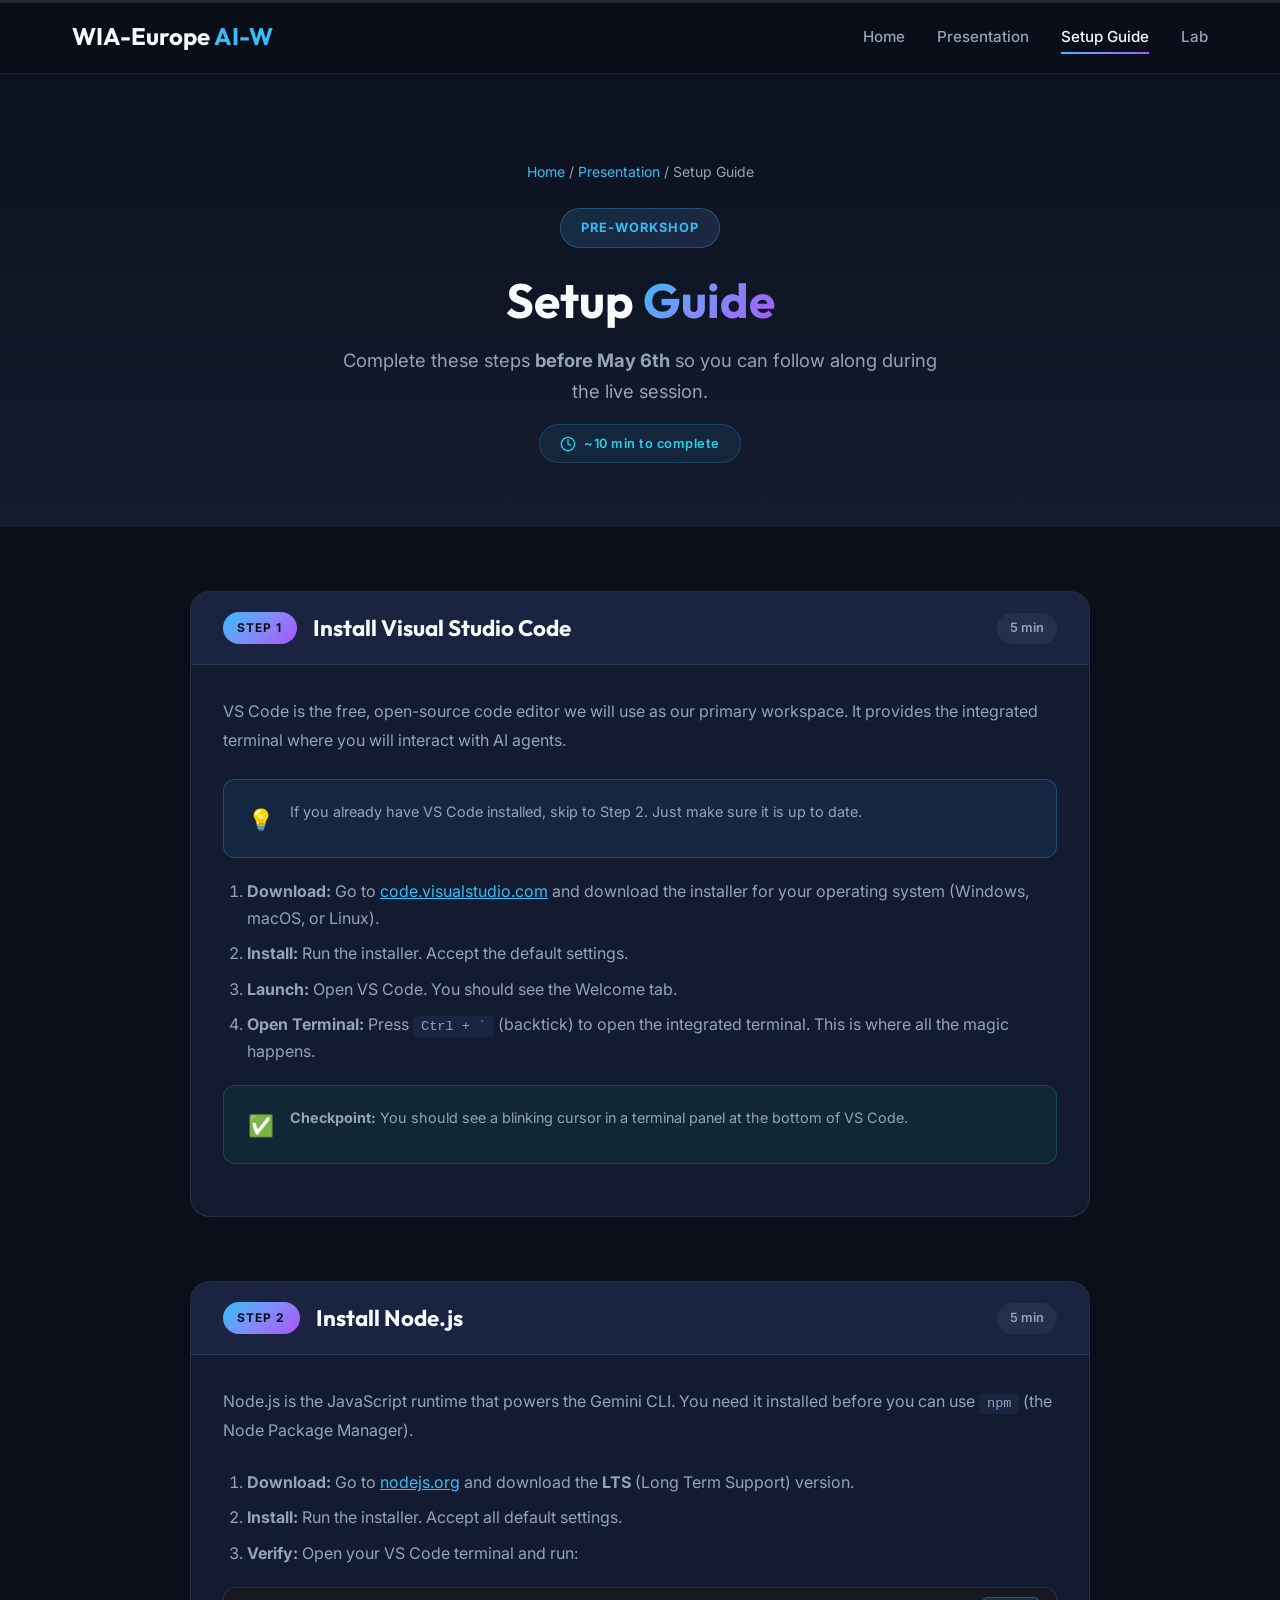
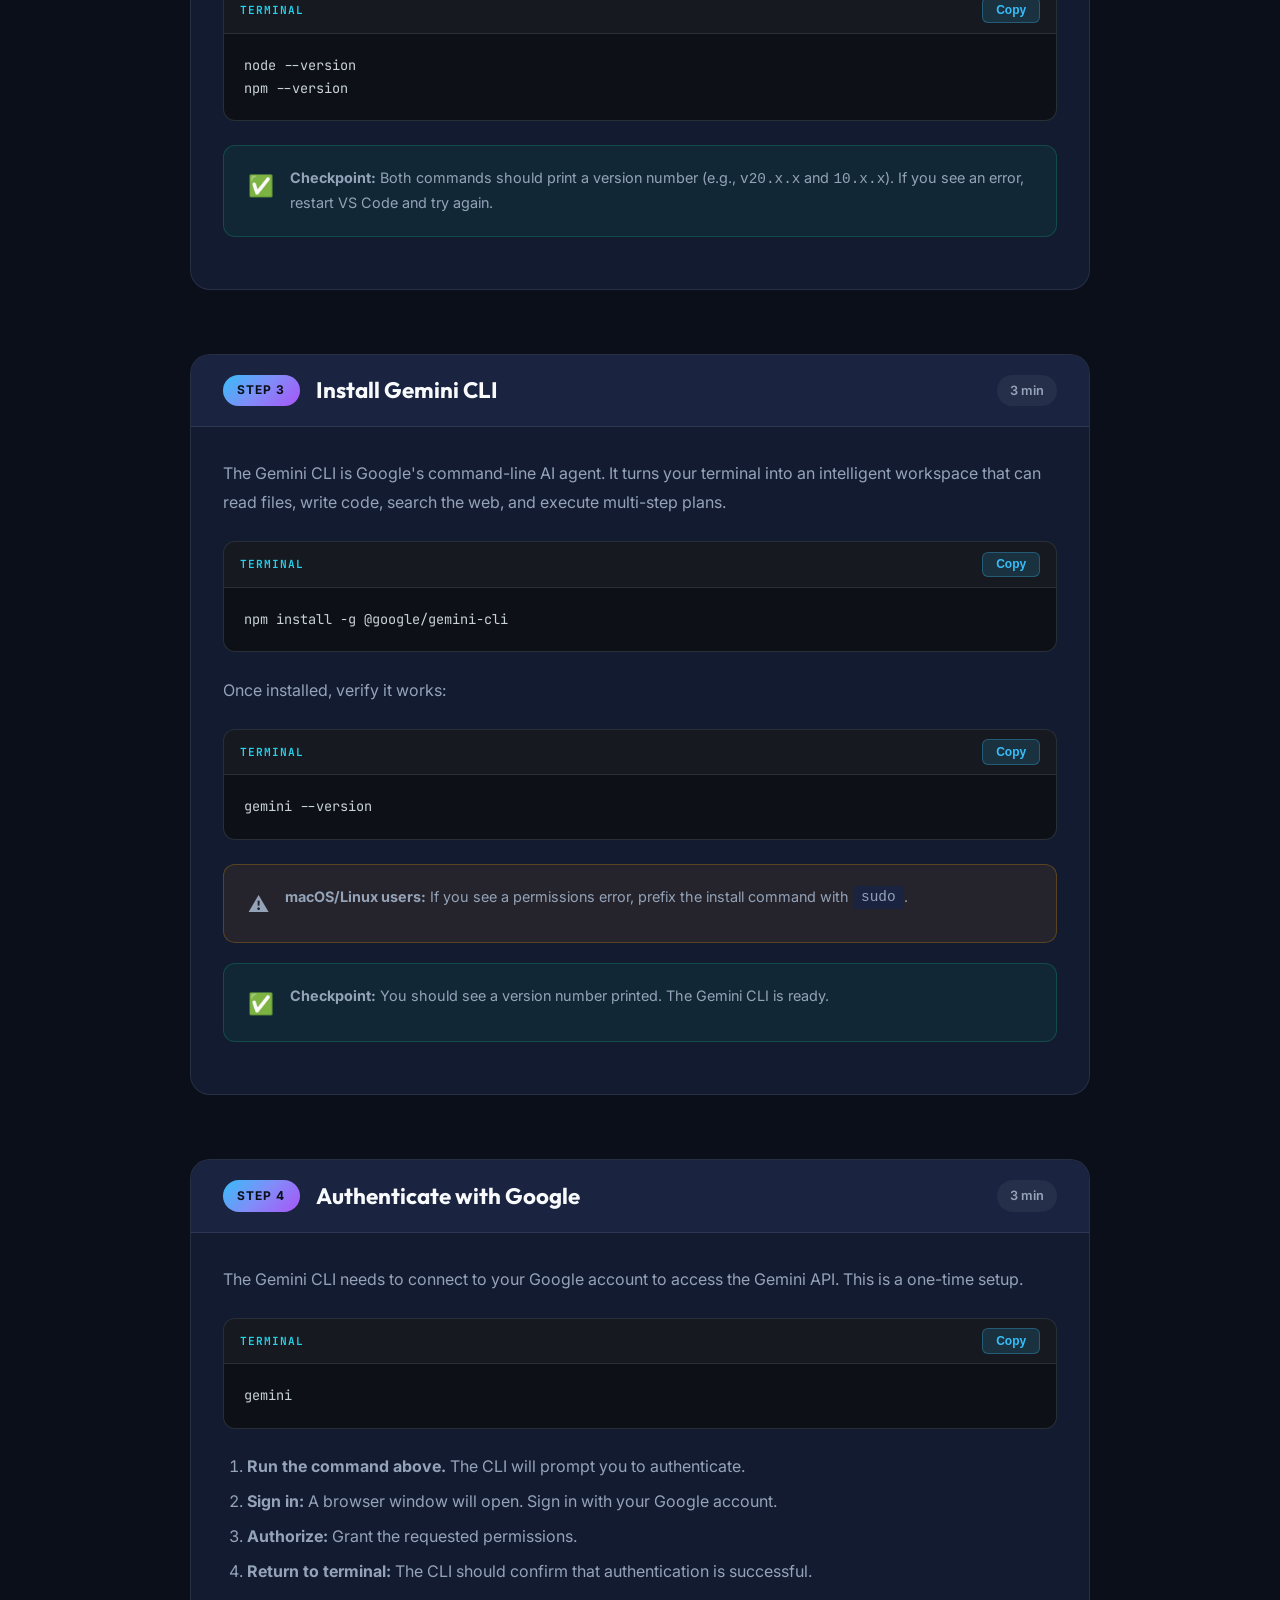
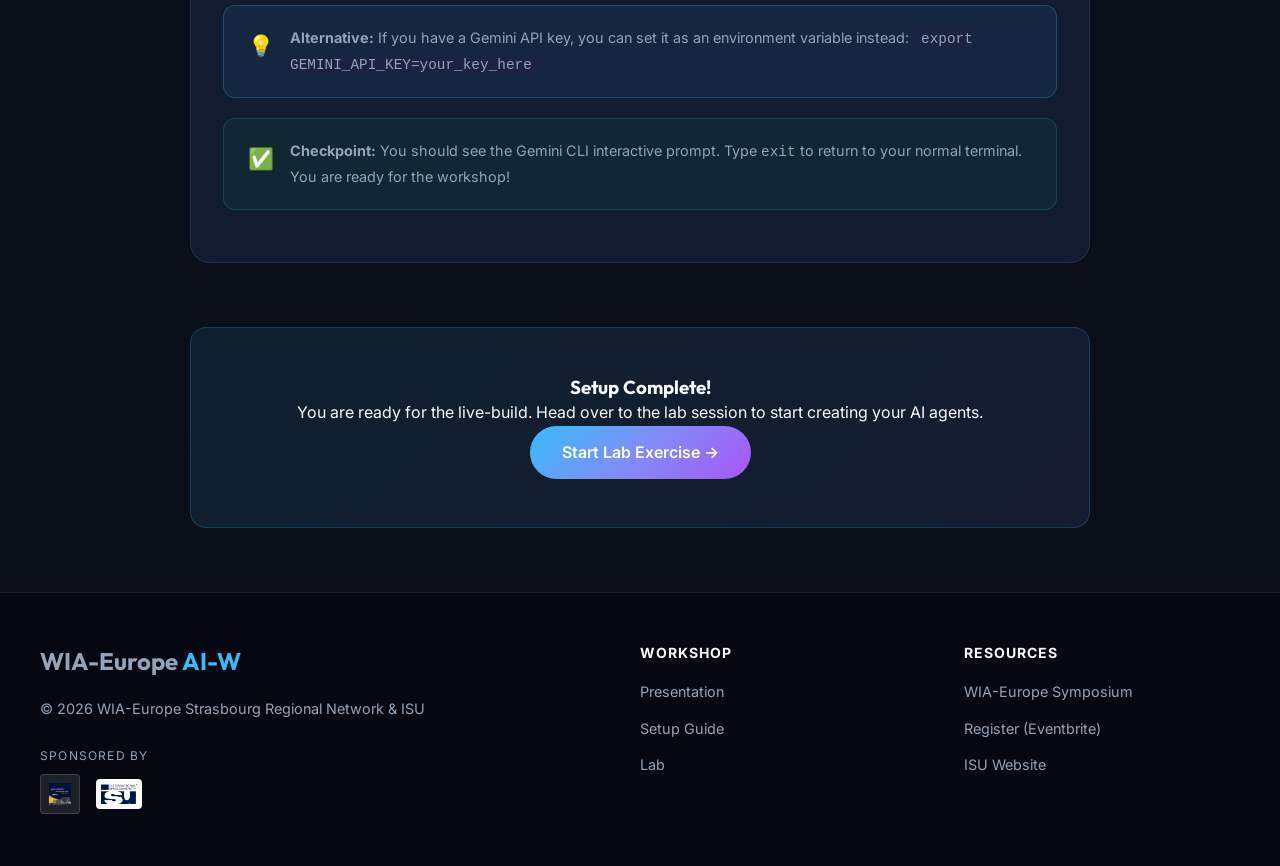
<file: setup.html>
<!doctype html>
<html lang="en">
  <head>
    <meta charset="UTF-8" />
    <meta name="viewport" content="width=device-width, initial-scale=1.0" />
    <title>Setup Guide | WIA-Europe AI-W Workshop</title>
    <meta name="description" content="Prepare your environment for the AI Workshop. Install VS Code and Gemini CLI to participate in hands-on agentic AI exercises." />
    <link rel="icon" type="image/png" href="assets/favicon.png" />
    <link rel="preconnect" href="https://fonts.googleapis.com" />
    <link rel="preconnect" href="https://fonts.gstatic.com" crossorigin />
    <link href="https://fonts.googleapis.com/css2?family=Inter:wght@300;400;600;700&family=Outfit:wght@400;700&family=JetBrains+Mono:wght@400;600&display=swap" rel="stylesheet" />
    <link rel="stylesheet" href="style.css" />
  </head>
  <body>
    <a href="#main-content" class="skip-to-content">Skip to Content</a>
    <header>
      <nav class="navbar">
        <div class="logo"><a href="index.html">WIA-Europe <span class="highlight">AI-W</span></a></div>
        <button class="mobile-menu-btn" aria-label="Toggle navigation">
          <span class="hamburger"></span>
        </button>
        <ul class="nav-links">
          <li><a href="index.html">Home</a></li>
          <li><a href="presentation.html">Presentation</a></li>
          <li><a href="setup.html" class="active">Setup Guide</a></li>
          <li><a href="lab.html">Lab</a></li>
        </ul>
      </nav>
    </header>

    <main id="main-content">
      <section class="page-hero">
        <div class="breadcrumb"><a href="index.html">Home</a> / <a href="presentation.html">Presentation</a> / Setup Guide</div>
        <div class="module-badge">Pre-Workshop</div>
        <h1>Setup <span class="gradient-text">Guide</span></h1>
        <p class="page-subtitle">Complete these steps <strong>before May 6th</strong> so you can follow along during the live session.</p>
        <div class="reading-time">
          <svg viewBox="0 0 24 24" fill="none" stroke-width="2" stroke-linecap="round" stroke-linejoin="round"><circle cx="12" cy="12" r="10"/><polyline points="12 6 12 12 16 14"/></svg>
          ~10 min to complete
        </div>
      </section>

      <div class="tutorial-content">
        <!-- Step 1: VS Code -->
        <div class="tutorial-step" id="step-1">
          <div class="step-header">
            <span class="step-badge">Step 1</span>
            <h2>Install Visual Studio Code</h2>
            <span class="task-time">5 min</span>
          </div>
          <div class="step-body">
            <p>VS Code is the free, open-source code editor we will use as our primary workspace. It provides the integrated terminal where you will interact with AI agents.</p>

            <div class="info-callout">
              <span>&#128161;</span>
              <div>If you already have VS Code installed, skip to Step 2. Just make sure it is up to date.</div>
            </div>

            <ol>
              <li><strong>Download:</strong> Go to <a href="https://code.visualstudio.com/" target="_blank" class="text-link">code.visualstudio.com</a> and download the installer for your operating system (Windows, macOS, or Linux).</li>
              <li><strong>Install:</strong> Run the installer. Accept the default settings.</li>
              <li><strong>Launch:</strong> Open VS Code. You should see the Welcome tab.</li>
              <li><strong>Open Terminal:</strong> Press <code style="background: var(--bg-tertiary); padding: 0.2rem 0.5rem; border-radius: 4px; font-size: 0.85rem;">Ctrl + `</code> (backtick) to open the integrated terminal. This is where all the magic happens.</li>
            </ol>

            <div class="success-callout">
              <span>&#9989;</span>
              <div><strong>Checkpoint:</strong> You should see a blinking cursor in a terminal panel at the bottom of VS Code.</div>
            </div>
          </div>
        </div>

        <!-- Step 2: Node.js -->
        <div class="tutorial-step" id="step-2">
          <div class="step-header">
            <span class="step-badge">Step 2</span>
            <h2>Install Node.js</h2>
            <span class="task-time">5 min</span>
          </div>
          <div class="step-body">
            <p>Node.js is the JavaScript runtime that powers the Gemini CLI. You need it installed before you can use <code style="background: var(--bg-tertiary); padding: 0.2rem 0.5rem; border-radius: 4px; font-size: 0.85rem;">npm</code> (the Node Package Manager).</p>

            <ol>
              <li><strong>Download:</strong> Go to <a href="https://nodejs.org/" target="_blank" class="text-link">nodejs.org</a> and download the <strong>LTS</strong> (Long Term Support) version.</li>
              <li><strong>Install:</strong> Run the installer. Accept all default settings.</li>
              <li><strong>Verify:</strong> Open your VS Code terminal and run:</li>
            </ol>

            <div class="code-block">
              <div class="code-header">
                <span class="code-lang">Terminal</span>
                <button class="copy-btn" onclick="copyCode(this)" aria-label="Copy to clipboard">Copy</button>
              </div>
              <div class="code-content">node --version
npm --version</div>
            </div>

            <div class="success-callout">
              <span>&#9989;</span>
              <div><strong>Checkpoint:</strong> Both commands should print a version number (e.g., <code>v20.x.x</code> and <code>10.x.x</code>). If you see an error, restart VS Code and try again.</div>
            </div>
          </div>
        </div>

        <!-- Step 3: Gemini CLI -->
        <div class="tutorial-step" id="step-3">
          <div class="step-header">
            <span class="step-badge">Step 3</span>
            <h2>Install Gemini CLI</h2>
            <span class="task-time">3 min</span>
          </div>
          <div class="step-body">
            <p>The Gemini CLI is Google's command-line AI agent. It turns your terminal into an intelligent workspace that can read files, write code, search the web, and execute multi-step plans.</p>

            <div class="code-block">
              <div class="code-header">
                <span class="code-lang">Terminal</span>
                <button class="copy-btn" onclick="copyCode(this)" aria-label="Copy to clipboard">Copy</button>
              </div>
              <div class="code-content">npm install -g @google/gemini-cli</div>
            </div>

            <p>Once installed, verify it works:</p>

            <div class="code-block">
              <div class="code-header">
                <span class="code-lang">Terminal</span>
                <button class="copy-btn" onclick="copyCode(this)" aria-label="Copy to clipboard">Copy</button>
              </div>
              <div class="code-content">gemini --version</div>
            </div>

            <div class="warning-callout">
              <span>&#9888;&#65039;</span>
              <div><strong>macOS/Linux users:</strong> If you see a permissions error, prefix the install command with <code style="background: var(--bg-tertiary); padding: 0.2rem 0.5rem; border-radius: 4px;">sudo</code>.</div>
            </div>

            <div class="success-callout">
              <span>&#9989;</span>
              <div><strong>Checkpoint:</strong> You should see a version number printed. The Gemini CLI is ready.</div>
            </div>
          </div>
        </div>

        <!-- Step 4: Authentication -->
        <div class="tutorial-step" id="step-4">
          <div class="step-header">
            <span class="step-badge">Step 4</span>
            <h2>Authenticate with Google</h2>
            <span class="task-time">3 min</span>
          </div>
          <div class="step-body">
            <p>The Gemini CLI needs to connect to your Google account to access the Gemini API. This is a one-time setup.</p>

            <div class="code-block">
              <div class="code-header">
                <span class="code-lang">Terminal</span>
                <button class="copy-btn" onclick="copyCode(this)" aria-label="Copy to clipboard">Copy</button>
              </div>
              <div class="code-content">gemini</div>
            </div>

            <ol>
              <li><strong>Run the command above.</strong> The CLI will prompt you to authenticate.</li>
              <li><strong>Sign in:</strong> A browser window will open. Sign in with your Google account.</li>
              <li><strong>Authorize:</strong> Grant the requested permissions.</li>
              <li><strong>Return to terminal:</strong> The CLI should confirm that authentication is successful.</li>
            </ol>

            <div class="info-callout">
              <span>&#128161;</span>
              <div><strong>Alternative:</strong> If you have a Gemini API key, you can set it as an environment variable instead: <code style="background: var(--bg-tertiary); padding: 0.2rem 0.5rem; border-radius: 4px;">export GEMINI_API_KEY=your_key_here</code></div>
            </div>

            <div class="success-callout">
              <span>&#9989;</span>
              <div><strong>Checkpoint:</strong> You should see the Gemini CLI interactive prompt. Type <code>exit</code> to return to your normal terminal. You are ready for the workshop!</div>
            </div>
          </div>
        </div>

        <!-- Final CTA -->
        <div style="max-width: 900px; margin: 0 auto;">
          <div class="cta-box">
            <h3>Setup Complete!</h3>
            <p>You are ready for the live-build. Head over to the lab session to start creating your AI agents.</p>
            <a href="lab.html" class="cta-button">Start Lab Exercise &#8594;</a>
          </div>
        </div>
      </div>
    </main>

    <footer>
      <div class="container footer-content">
        <div class="footer-brand">
          <div class="logo">WIA-Europe <span class="highlight">AI-W</span></div>
          <p>&copy; 2026 WIA-Europe Strasbourg Regional Network &amp; ISU</p>
          <div class="footer-sponsor">
            <p>Sponsored by</p>
            <div style="display: flex; gap: 1rem; align-items: center; margin-top: 0.5rem;">
              <a href="https://www.wia-europe.org/strasbourg-2/" target="_blank">
                                <img src="assets/wia_europe_strasbourg_logo.png" alt="WIA-Europe Strasbourg" style="height: 40px; border-radius: 4px;">
              </a>
              <a href="https://www.isunet.edu" target="_blank">
                <img src="assets/LOGO_ISU_Darkblue.png" alt="ISU" style="height: 30px; background: white; padding: 4px; border-radius: 4px;">
              </a>
            </div>
          </div>
        </div>
        <div class="footer-nav">
          <h4>Workshop</h4>
          <a href="presentation.html">Presentation</a>
          <a href="setup.html">Setup Guide</a>
          <a href="lab.html">Lab</a>
        </div>
        <div class="footer-nav">
          <h4>Resources</h4>
          <a href="https://www.wia-europe.org/wia-europe-symposium/" target="_blank">WIA-Europe Symposium</a>
          <a href="https://www.eventbrite.co.uk/e/wia-europe-symposium-2026-skills-in-motion-tickets-1984549074705" target="_blank">Register (Eventbrite)</a>
          <a href="https://www.isunet.edu" target="_blank">ISU Website</a>
        </div>
      </div>
    </footer>

    <!-- Back to Top Button -->
    <button id="backToTop" class="back-to-top" aria-label="Back to top" onclick="window.scrollTo({top:0, behavior:'smooth'})">
      &#8593;
    </button>

    <script src="script.js"></script>
    <script>
      (function() {
        const btn = document.getElementById('backToTop');
        window.addEventListener('scroll', () => {
          btn.classList.toggle('visible', window.scrollY > 400);
        }, { passive: true });
      })();
    </script>
  </body>
</html>
</file>
<file: style.css>
/* ============================================
   WIA-Europe AI-W Workshop: Skills in Motion
   Design System & Global Styles
   ============================================ */

:root {
  --bg-primary: #0a0f1a;
  --bg-secondary: #131b2e;
  --bg-tertiary: #1a2440;
  --text-primary: #f8fafc;
  --text-secondary: #94a3b8;
  --accent-primary: #38bdf8;
  --accent-secondary: #818cf8;
  --accent-tertiary: #a855f7;
  --accent-cyan: #22d3ee;
  --accent-purple: #a855f7;
  --accent-gradient: linear-gradient(135deg, #38bdf8 0%, #818cf8 50%, #a855f7 100%);
  --accent-gradient-soft: linear-gradient(135deg, rgba(56, 189, 248, 0.15) 0%, rgba(129, 140, 248, 0.15) 100%);
  --card-bg: rgba(26, 36, 64, 0.6);
  --border-color: rgba(148, 163, 184, 0.15);
  --success-color: #10b981;
  --warning-color: #f59e0b;
  --error-color: #ef4444;
  --font-heading: "Outfit", sans-serif;
  --font-body: "Inter", sans-serif;
}

* {
  margin: 0;
  padding: 0;
  box-sizing: border-box;
}

html {
  scroll-behavior: smooth;
}

body {
  background-color: var(--bg-primary);
  color: var(--text-primary);
  font-family: var(--font-body);
  line-height: 1.7;
  overflow-x: hidden;
}

/* Typography */
h1, h2, h3 {
  font-family: var(--font-heading);
  font-weight: 700;
  line-height: 1.2;
}

a {
  text-decoration: none;
  color: inherit;
  transition: color 0.3s ease;
}

.highlight {
  color: var(--accent-primary);
}

.gradient-text {
  background: var(--accent-gradient);
  -webkit-background-clip: text;
  background-clip: text;
  color: transparent;
}

/* ============================================
   HEADER / NAVIGATION
   ============================================ */

header {
  position: fixed;
  top: 0;
  width: 100%;
  background: rgba(10, 15, 26, 0.9);
  backdrop-filter: blur(20px);
  z-index: 1000;
  border-bottom: 1px solid var(--border-color);
}

.navbar {
  display: flex;
  justify-content: space-between;
  align-items: center;
  max-width: 1200px;
  margin: 0 auto;
  padding: 1rem 2rem;
}

.logo {
  font-size: 1.5rem;
  font-weight: 700;
  font-family: var(--font-heading);
}

.logo a { color: var(--text-primary); }
.logo a:hover { color: var(--accent-primary); }

.nav-links {
  display: flex;
  list-style: none;
  gap: 2rem;
}

.nav-links a {
  font-size: 0.95rem;
  color: var(--text-secondary);
  font-weight: 500;
  padding: 0.5rem 0;
  position: relative;
  transition: color 0.3s ease;
}

.nav-links a::after {
  content: '';
  position: absolute;
  bottom: 0;
  left: 0;
  width: 0;
  height: 2px;
  background: var(--accent-gradient);
  transition: width 0.3s ease;
}

.nav-links a:hover,
.nav-links a.active {
  color: var(--text-primary);
}

.nav-links a:hover::after,
.nav-links a.active::after {
  width: 100%;
}

/* Mobile Menu */
.mobile-menu-btn {
  display: none;
  background: none;
  border: none;
  cursor: pointer;
  padding: 0.5rem;
  z-index: 1001;
}

.hamburger {
  display: block;
  width: 24px;
  height: 2px;
  background: var(--text-primary);
  position: relative;
  transition: background 0.3s ease;
}

.hamburger::before,
.hamburger::after {
  content: '';
  position: absolute;
  width: 24px;
  height: 2px;
  background: var(--text-primary);
  left: 0;
  transition: transform 0.3s ease;
}

.hamburger::before { top: -8px; }
.hamburger::after { top: 8px; }

.mobile-menu-btn.active .hamburger { background: transparent; }
.mobile-menu-btn.active .hamburger::before { transform: rotate(45deg) translate(5px, 6px); }
.mobile-menu-btn.active .hamburger::after { transform: rotate(-45deg) translate(5px, -6px); }

/* ============================================
   HERO SECTION
   ============================================ */

.hero-section {
  min-height: 100vh;
  display: flex;
  align-items: center;
  justify-content: space-between;
  max-width: 100%;
  padding: 8rem 4rem 4rem;
  gap: 4rem;
  background-image: linear-gradient(to right, var(--bg-primary) 30%, rgba(15, 23, 42, 0.5) 100%), url('assets/hero_statue_main.png');
  background-size: cover;
  background-position: center;
  background-attachment: fixed;
}

.hero-content {
  flex: 0 0 600px;
  max-width: 600px;
  position: relative;
  z-index: 2;
}

.hero-badge {
  display: inline-block;
  padding: 0.5rem 1rem;
  background: var(--accent-gradient-soft);
  border: 1px solid rgba(56, 189, 248, 0.3);
  border-radius: 50px;
  font-size: 0.875rem;
  font-weight: 600;
  color: var(--accent-primary);
  margin-bottom: 1.5rem;
  animation: badgePulse 3s ease-in-out infinite;
}

@keyframes badgePulse {
  0%, 100% { box-shadow: 0 0 0 0 rgba(56, 189, 248, 0); }
  50% { box-shadow: 0 0 15px 3px rgba(56, 189, 248, 0.15); }
}

.hero-content h1 {
  font-size: 3.5rem;
  line-height: 1.1;
  margin-bottom: 1.5rem;
}

.hero-content > p {
  font-size: 1.15rem;
  color: var(--text-secondary);
  margin-bottom: 2.5rem;
  line-height: 1.8;
}

.hero-buttons {
  display: flex;
  gap: 1rem;
  flex-wrap: wrap;
}

.cta-button {
  display: inline-block;
  padding: 0.8rem 2rem;
  background: var(--accent-gradient);
  color: white;
  border-radius: 50px;
  font-weight: 600;
  transition: transform 0.2s ease, box-shadow 0.2s ease;
}

.cta-button:hover {
  transform: translateY(-2px);
  box-shadow: 0 4px 12px rgba(56, 189, 248, 0.3);
}

.secondary-button {
  display: inline-block;
  padding: 0.8rem 2rem;
  background: transparent;
  border: 1px solid var(--text-secondary);
  color: var(--text-primary);
  border-radius: 50px;
  font-weight: 600;
}

.secondary-button:hover {
  border-color: var(--accent-primary);
  color: var(--accent-primary);
  background: rgba(56, 189, 248, 0.1);
}

.hero-sponsor {
  display: flex;
  flex-direction: column;
  align-items: flex-start;
  gap: 0.75rem;
  margin-top: 3rem;
}

.hero-sponsor-label {
  font-size: 0.75rem;
  text-transform: uppercase;
  letter-spacing: 0.15em;
  color: var(--accent-cyan);
  font-weight: 700;
}

.hero-sponsor-logo {
  height: 100px;
  width: auto;
  transition: transform 0.3s ease;
  border-radius: 8px;
  background: rgba(255, 255, 255, 0.1);
  padding: 12px;
  border: 1px solid rgba(255, 255, 255, 0.2);
}

.hero-sponsor-logo:hover {
  transform: scale(1.05);
  border-color: var(--accent-cyan);
  background: rgba(255, 255, 255, 0.15);
}

.hero-visual {
  flex: 1;
  position: relative;
  height: 400px;
  display: flex;
  align-items: center;
  justify-content: center;
}

/* ============================================
   MODULES SECTION
   ============================================ */

.modules-section {
  padding: 6rem 2rem;
  background: var(--bg-secondary);
}

.modules-grid {
  display: grid;
  grid-template-columns: repeat(4, 1fr);
  gap: 1.5rem;
  margin-top: 3rem;
}

.module-card {
  position: relative;
  display: block;
  padding: 2rem;
  background: var(--bg-primary);
  border: 1px solid var(--border-color);
  border-radius: 16px;
  transition: all 0.3s ease;
  overflow: hidden;
  z-index: 1;
}

.module-card::before {
  content: '';
  position: absolute;
  top: 0; left: 0; right: 0;
  height: 3px;
  background: var(--accent-gradient);
  opacity: 0;
  transition: opacity 0.3s ease;
}

.module-card:hover {
  transform: translateY(-5px);
  border-color: var(--accent-primary);
  box-shadow: 0 20px 40px rgba(0, 0, 0, 0.3);
}

.module-card:hover::before { opacity: 1; }

.module-card.featured {
  background: linear-gradient(135deg, rgba(56, 189, 248, 0.1) 0%, rgba(168, 85, 247, 0.1) 100%);
  border-color: rgba(168, 85, 247, 0.3);
}

.module-number {
  position: absolute;
  top: -15px; right: -15px;
  font-size: 5rem;
  font-weight: 700;
  color: var(--accent-primary);
  opacity: 0.15;
  z-index: 0;
  line-height: 1;
}

.module-icon {
  font-size: 2.5rem;
  margin-bottom: 1rem;
  position: relative;
  z-index: 2;
}

.module-card h3 {
  font-size: 1.25rem;
  margin-bottom: 0.75rem;
  position: relative;
  z-index: 2;
}

.module-card p {
  font-size: 0.9rem;
  color: var(--text-secondary);
  margin-bottom: 1.5rem;
}

.module-link {
  font-size: 0.875rem;
  font-weight: 600;
  color: var(--accent-primary);
  transition: transform 0.3s ease;
  display: inline-block;
}

.module-card:hover .module-link {
  transform: translateX(5px);
}

/* ============================================
   SHARED SECTION STYLES
   ============================================ */

.container {
  max-width: 1200px;
  margin: 0 auto;
}

.section-title {
  font-size: 2.5rem;
  text-align: center;
  margin-bottom: 1.5rem;
}

.intro-text {
  text-align: center;
  color: var(--text-secondary);
  max-width: 700px;
  margin: 0 auto 3rem;
  font-size: 1.1rem;
}

.feature-section {
  padding: 6rem 2rem;
  background: var(--bg-secondary);
}

.dark-bg {
  background: var(--bg-primary);
}

/* Feature Grid */
.feature-grid {
  display: grid;
  grid-template-columns: repeat(3, 1fr);
  gap: 2rem;
}

.feature-card {
  background: var(--bg-primary);
  padding: 2rem;
  border-radius: 16px;
  border: 1px solid var(--border-color);
  transition: transform 0.3s ease;
}

.feature-card:hover {
  transform: translateY(-5px);
  border-color: var(--accent-secondary);
}

.icon-wrapper {
  font-size: 2rem;
  margin-bottom: 1rem;
}

.feature-card h3 {
  margin-bottom: 1rem;
  font-size: 1.3rem;
}

.feature-card p {
  color: var(--text-secondary);
  font-size: 0.95rem;
}

/* ============================================
   CARD STACK VISUAL (Hero)
   ============================================ */

.card-stack {
  position: relative;
  width: 300px;
  height: 400px;
}

.card {
  position: absolute;
  width: 100%;
  height: 350px;
  background: var(--bg-secondary);
  border: 1px solid var(--border-color);
  border-radius: 16px;
  box-shadow: 0 25px 50px rgba(0, 0, 0, 0.4);
  overflow: hidden;
  transform: rotate(-5deg);
  top: 20px; left: 20px;
  z-index: 1;
  animation: float 6s ease-in-out infinite;
}

@keyframes float {
  0%, 100% { transform: rotate(-5deg) translateY(0); }
  50% { transform: rotate(-5deg) translateY(-10px); }
}

.card-header {
  background: var(--bg-tertiary);
  padding: 12px;
  display: flex;
  gap: 8px;
}

.dot { width: 10px; height: 10px; border-radius: 50%; }
.dot.red { background: #ef4444; }
.dot.yellow { background: #eab308; }
.dot.green { background: #22c55e; }

.card-body.terminal {
  background: #0f172a;
  height: calc(100% - 44px);
  padding: 1.5rem;
  font-family: 'JetBrains Mono', monospace;
  font-size: 0.85rem;
  color: var(--text-primary);
  display: flex;
  flex-direction: column;
  gap: 0.5rem;
}

.terminal-prompt {
  color: var(--accent-primary);
  opacity: 0.8;
}

.terminal-content {
  line-height: 1.5;
}

.terminal-text {
  color: #a5f3fc;
  text-shadow: 0 0 5px rgba(165, 243, 252, 0.4);
}

.terminal-cursor {
  display: inline-block;
  width: 8px;
  height: 1.1em;
  background: var(--accent-primary);
  margin-left: 2px;
  vertical-align: middle;
  animation: cursor-blink 1s step-end infinite;
}

@keyframes cursor-blink {
  50% { opacity: 0; }
}

/* ============================================
   PROGRAMME TIMELINE
   ============================================ */

.programme-section {
  padding: 6rem 2rem;
  background: var(--bg-secondary);
}

.programme-grid {
  display: grid;
  grid-template-columns: 1fr;
  gap: 0;
  max-width: 900px;
  margin: 3rem auto 0;
  position: relative;
}

.programme-grid::before {
  content: '';
  position: absolute;
  left: 30px;
  top: 0;
  bottom: 0;
  width: 2px;
  background: linear-gradient(to bottom, var(--accent-primary), var(--accent-tertiary));
  opacity: 0.3;
}

.programme-item {
  display: flex;
  gap: 2rem;
  padding: 1.5rem 2rem 1.5rem 3.5rem;
  position: relative;
  transition: all 0.3s ease;
}

.programme-item::before {
  content: '';
  position: absolute;
  left: 23px;
  top: 2rem;
  width: 16px;
  height: 16px;
  border-radius: 50%;
  background: var(--bg-primary);
  border: 3px solid var(--accent-primary);
  z-index: 1;
  box-shadow: 0 0 12px rgba(56, 189, 248, 0.3);
}

.programme-item.highlight-item::before {
  background: var(--accent-primary);
  border-color: var(--accent-primary);
}

.programme-time {
  flex: 0 0 100px;
  font-weight: 700;
  color: var(--accent-primary);
  font-family: var(--font-heading);
  font-size: 1.1rem;
  padding-top: 0.15rem;
}

.programme-content {
  flex: 1;
  background: var(--card-bg);
  padding: 1.5rem;
  border-radius: 12px;
  border: 1px solid var(--border-color);
  backdrop-filter: blur(10px);
}

.programme-content h3 {
  font-size: 1.1rem;
  margin-bottom: 0.5rem;
}

.programme-content p {
  color: var(--text-secondary);
  font-size: 0.9rem;
}

.programme-tag {
  display: inline-block;
  padding: 0.25rem 0.75rem;
  background: var(--accent-gradient-soft);
  border: 1px solid rgba(56, 189, 248, 0.2);
  border-radius: 50px;
  font-size: 0.7rem;
  font-weight: 600;
  color: var(--accent-primary);
  text-transform: uppercase;
  letter-spacing: 0.5px;
  margin-top: 0.75rem;
}

/* ============================================
   STATS / KEY FIGURES
   ============================================ */

.stats-section {
  padding: 4rem 2rem;
  background: linear-gradient(135deg, rgba(56, 189, 248, 0.05), rgba(168, 85, 247, 0.05));
  border-top: 1px solid var(--border-color);
  border-bottom: 1px solid var(--border-color);
}

.stats-grid {
  display: grid;
  grid-template-columns: repeat(4, 1fr);
  gap: 2rem;
  max-width: 1000px;
  margin: 0 auto;
  text-align: center;
}

.stat-item {
  padding: 2rem 1rem;
}

.stat-number {
  font-size: 3rem;
  font-weight: 700;
  font-family: var(--font-heading);
  background: var(--accent-gradient);
  -webkit-background-clip: text;
  background-clip: text;
  color: transparent;
  margin-bottom: 0.5rem;
  line-height: 1;
}

.stat-label {
  font-size: 0.9rem;
  color: var(--text-secondary);
  text-transform: uppercase;
  letter-spacing: 1px;
  font-weight: 500;
}

.stat-number.animated {
  animation: statGlow 1.5s ease-out;
}

@keyframes statGlow {
  0% { filter: brightness(1); }
  30% { filter: brightness(1.4); text-shadow: 0 0 20px rgba(56, 189, 248, 0.5); }
  100% { filter: brightness(1); text-shadow: none; }
}

/* ============================================
   INSTRUCTOR SECTION
   ============================================ */

.instructor-section {
  padding: 6rem 2rem;
  background: var(--bg-primary);
  position: relative;
  border-top: 1px solid var(--border-color);
}

.instructors-container {
  display: flex;
  flex-direction: column;
  gap: 3rem;
  margin-top: 4rem;
}

.instructor-card {
  display: flex;
  flex-wrap: wrap;
  gap: 4rem;
  align-items: center;
  background: var(--bg-secondary);
  padding: 3rem;
  border-radius: 20px;
  border: 1px solid var(--border-color);
  box-shadow: 0 10px 30px rgba(0,0,0,0.2);
  transition: transform 0.3s ease;
}

.instructor-card:hover {
  transform: translateY(-5px);
  border-color: var(--accent-primary);
}

.instructor-visual {
  flex: 0 0 250px;
  display: flex;
  justify-content: center;
}

.instructor-img {
  width: 220px;
  height: 220px;
  border-radius: 50%;
  object-fit: cover;
  border: 4px solid var(--accent-primary);
  box-shadow: 0 0 20px rgba(56, 189, 248, 0.2);
}

.instructor-info {
  flex: 1;
  min-width: 280px;
}

.instructor-info h3 {
  font-size: 2rem;
  margin-bottom: 0.5rem;
}

.instructor-info .role {
  color: var(--accent-secondary);
  font-weight: 600;
  font-size: 1.1rem;
  margin-bottom: 1.5rem;
  text-transform: uppercase;
  letter-spacing: 1px;
}

.instructor-info p {
  color: var(--text-secondary);
  margin-bottom: 1rem;
  font-size: 1rem;
  line-height: 1.7;
}

.social-links {
  display: flex;
  gap: 1.5rem;
  margin-top: 1.5rem;
}

.social-icon {
  display: inline-flex;
  align-items: center;
  gap: 0.5rem;
  background: rgba(148, 163, 184, 0.1);
  padding: 0.6rem 1.2rem;
  border-radius: 50px;
  font-size: 0.9rem;
  font-weight: 500;
  color: var(--text-primary);
  border: 1px solid transparent;
  transition: all 0.3s ease;
}

.social-icon:hover {
  background: var(--bg-primary);
  border-color: var(--accent-primary);
  color: var(--accent-primary);
}

/* ============================================
   PROCESS / TIMELINE STEPS
   ============================================ */

.process-section {
  padding: 6rem 2rem;
  background: var(--bg-secondary);
}

.process-timeline {
  display: grid;
  grid-template-columns: repeat(2, 1fr);
  gap: 3rem;
  position: relative;
  max-width: 1200px;
  margin: 4rem auto 0;
}

.timeline-item {
  position: relative;
  z-index: 1;
  background: var(--bg-primary);
  padding: 2rem;
  border-radius: 12px;
  border: 1px solid var(--border-color);
  transition: transform 0.3s ease;
}

.timeline-item:hover {
  transform: translateY(-10px);
  border-color: var(--accent-primary);
}

.timeline-marker {
  width: 50px;
  height: 50px;
  background: var(--bg-primary);
  border: 2px solid var(--accent-primary);
  border-radius: 50%;
  display: flex;
  align-items: center;
  justify-content: center;
  font-weight: 700;
  margin-bottom: 1.5rem;
  color: var(--accent-primary);
  box-shadow: 0 0 15px rgba(56, 189, 248, 0.2);
}

.timeline-content h3 {
  margin-bottom: 0.5rem;
}

.timeline-subtitle {
  font-size: 0.9rem;
  color: var(--accent-secondary);
  margin-bottom: 1.5rem;
  text-transform: uppercase;
  letter-spacing: 1px;
  font-weight: 600;
}

.checklist {
  list-style: none;
  padding: 0;
}

.checklist li {
  margin-bottom: 0.8rem;
  padding-left: 1.5rem;
  position: relative;
  font-size: 0.95rem;
  color: var(--text-secondary);
  line-height: 1.4;
}

.checklist li::before {
  content: "\2713";
  color: var(--accent-primary);
  position: absolute;
  left: 0;
  font-weight: bold;
}

/* ============================================
   CTA BOX
   ============================================ */

.cta-box {
  text-align: center;
  background: linear-gradient(135deg, rgba(56, 189, 248, 0.1), rgba(129, 140, 248, 0.1));
  padding: 3rem;
  border-radius: 16px;
  border: 1px solid rgba(56, 189, 248, 0.2);
  margin-top: 3rem;
}

.primary-btn {
  display: inline-block;
  margin-top: 1.5rem;
  padding: 1rem 3rem;
  background: var(--accent-gradient);
  color: white;
  border-radius: 50px;
  font-weight: 700;
  transition: transform 0.2s;
}

.primary-btn:hover {
  transform: scale(1.05);
}

/* ============================================
   FOOTER
   ============================================ */

footer {
  padding: 3rem 2rem;
  background: #050810;
  border-top: 1px solid var(--border-color);
  color: var(--text-secondary);
}

.footer-content {
  display: grid;
  grid-template-columns: 2fr 1fr 1fr;
  gap: 3rem;
  max-width: 1200px;
  margin: 0 auto;
}

.footer-brand .logo { margin-bottom: 1rem; }
.footer-brand p { font-size: 0.9rem; color: var(--text-secondary); }

.footer-sponsor {
  margin-top: 1.5rem;
}

.footer-sponsor p {
  font-size: 0.75rem;
  text-transform: uppercase;
  letter-spacing: 0.1em;
  margin-bottom: 0.5rem;
  color: var(--text-secondary);
}

.footer-sponsor img {
  height: 80px;
  width: auto;
  border-radius: 8px;
  background: rgba(255,255,255,0.1);
  padding: 8px;
  border: 1px solid rgba(255,255,255,0.15);
  transition: transform 0.2s;
}

.footer-sponsor img:hover {
  transform: scale(1.05);
}

.footer-nav h4 {
  font-size: 0.875rem;
  text-transform: uppercase;
  letter-spacing: 1px;
  margin-bottom: 1rem;
  color: var(--text-primary);
}

.footer-nav a {
  display: block;
  font-size: 0.9rem;
  color: var(--text-secondary);
  margin-bottom: 0.75rem;
  transition: color 0.3s ease;
}

.footer-nav a:hover {
  color: var(--accent-primary);
}

/* ============================================
   PAGE HERO (Sub-pages)
   ============================================ */

.page-hero {
  padding: 10rem 2rem 4rem;
  background: linear-gradient(180deg, var(--bg-primary) 0%, var(--bg-secondary) 100%);
  text-align: center;
}

.breadcrumb {
  font-size: 0.875rem;
  color: var(--text-secondary);
  margin-bottom: 1.5rem;
}

.breadcrumb a {
  color: var(--accent-primary);
}

.breadcrumb a:hover {
  text-decoration: underline;
}

.module-badge {
  display: inline-block;
  padding: 0.5rem 1.25rem;
  background: var(--accent-gradient-soft);
  border: 1px solid rgba(56, 189, 248, 0.3);
  border-radius: 50px;
  font-size: 0.8rem;
  font-weight: 700;
  text-transform: uppercase;
  letter-spacing: 1px;
  color: var(--accent-primary);
  margin-bottom: 1.5rem;
}

.page-hero h1 {
  font-size: 3rem;
  margin-bottom: 1rem;
}

.page-subtitle {
  font-size: 1.15rem;
  color: var(--text-secondary);
  max-width: 600px;
  margin: 0 auto;
}

/* ============================================
   TUTORIAL / SETUP CONTENT
   ============================================ */

.tutorial-content {
  padding: 4rem 2rem;
}

.tutorial-step {
  max-width: 900px;
  margin: 0 auto 4rem;
  background: var(--card-bg);
  border: 1px solid var(--border-color);
  border-radius: 20px;
  overflow: hidden;
}

.step-header {
  display: flex;
  align-items: center;
  gap: 1rem;
  padding: 1.5rem 2rem;
  background: var(--bg-tertiary);
  border-bottom: 1px solid var(--border-color);
}

.step-badge {
  padding: 0.4rem 1rem;
  background: var(--accent-gradient);
  border-radius: 50px;
  font-size: 0.75rem;
  font-weight: 700;
  text-transform: uppercase;
  letter-spacing: 1px;
}

.step-header h2 {
  font-size: 1.4rem;
  flex: 1;
}

.task-time {
  font-size: 0.85rem;
  color: var(--text-secondary);
  padding: 0.3rem 0.75rem;
  background: rgba(255, 255, 255, 0.05);
  border-radius: 50px;
}

.step-body {
  padding: 2rem;
}

.step-body > p {
  color: var(--text-secondary);
  margin-bottom: 1.5rem;
  font-size: 1rem;
  line-height: 1.8;
}

/* Callouts */
.info-callout,
.warning-callout,
.success-callout {
  display: flex;
  gap: 1rem;
  padding: 1.25rem;
  border-radius: 12px;
  margin: 1.5rem 0;
  font-size: 0.95rem;
}

.info-callout {
  background: rgba(56, 189, 248, 0.1);
  border: 1px solid rgba(56, 189, 248, 0.2);
}

.warning-callout {
  background: rgba(245, 158, 11, 0.1);
  border: 1px solid rgba(245, 158, 11, 0.2);
}

.success-callout {
  background: rgba(16, 185, 129, 0.1);
  border: 1px solid rgba(16, 185, 129, 0.2);
}

/* Code Blocks */
.code-block {
  background: #0f172a;
  border: 1px solid var(--border-color);
  border-radius: 12px;
  overflow: hidden;
  margin: 1.5rem 0;
}

.code-header {
  display: flex;
  justify-content: space-between;
  align-items: center;
  padding: 0.75rem 1rem;
  background: var(--bg-tertiary);
  border-bottom: 1px solid var(--border-color);
}

.code-lang {
  font-size: 0.75rem;
  font-weight: 600;
  text-transform: uppercase;
  color: var(--accent-primary);
  letter-spacing: 1px;
}

.copy-btn {
  background: rgba(255, 255, 255, 0.1);
  border: 1px solid var(--border-color);
  color: var(--text-secondary);
  padding: 0.3rem 0.75rem;
  border-radius: 6px;
  font-size: 0.75rem;
  cursor: pointer;
  transition: all 0.2s;
}

.copy-btn:hover {
  background: var(--accent-primary);
  color: white;
  border-color: var(--accent-primary);
}

.code-content {
  padding: 1.25rem;
  font-family: "JetBrains Mono", "Fira Code", monospace;
  font-size: 0.85rem;
  line-height: 1.6;
  color: var(--text-primary);
  overflow-x: auto;
  white-space: pre;
}

/* Slide numbers for presentation */
.slide-container {
  max-width: 100%;
  margin: 0 auto;
  position: relative;
}

/* ============================================
   LAB CONTENT
   ============================================ */

.lab-content {
  padding: 4rem 2rem;
}

.lab-task {
  max-width: 900px;
  margin: 0 auto 3rem;
  background: var(--card-bg);
  border: 1px solid var(--border-color);
  border-radius: 16px;
  padding: 2rem;
  backdrop-filter: blur(10px);
}

.lab-task h3 {
  margin-bottom: 1rem;
  font-size: 1.3rem;
}

.lab-task p {
  color: var(--text-secondary);
  margin-bottom: 1rem;
}

.lab-task ol,
.lab-task ul {
  margin-left: 1.5rem;
  color: var(--text-secondary);
  margin-bottom: 1rem;
}

.lab-task ol li,
.lab-task ul li {
  margin-bottom: 0.5rem;
}

/* ============================================
   PRESENTATION SLIDE ENGINE (Award-Winning)
   ============================================ */

.presentation-wrapper {
  min-height: 100vh;
  display: flex;
  flex-direction: column;
  background: var(--bg-primary);
  isolation: isolate;
}

/* === NOISE TEXTURE OVERLAY === */
.presentation-wrapper::before {
  content: '';
  position: fixed;
  inset: 0;
  z-index: 0;
  pointer-events: none;
  opacity: 0.03;
  background-image: url("data:image/svg+xml,%3Csvg viewBox='0 0 256 256' xmlns='http://www.w3.org/2000/svg'%3E%3Cfilter id='n'%3E%3CfeTurbulence type='fractalNoise' baseFrequency='0.85' numOctaves='4' stitchTiles='stitch'/%3E%3C/filter%3E%3Crect width='100%25' height='100%25' filter='url(%23n)'/%3E%3C/svg%3E");
}

.slide {
  min-height: 100vh;
  display: none;
  flex-direction: column;
  justify-content: center;
  align-items: center;
  padding: 4rem;
  text-align: center;
  position: relative;
  overflow: hidden;
}

.slide.active {
  display: flex;
}

/* === AMBIENT GLOW ORB (per-slide) === */
.slide::after {
  content: '';
  position: absolute;
  width: 800px;
  height: 800px;
  border-radius: 50%;
  pointer-events: none;
  z-index: 0;
  opacity: 0;
  transition: opacity 1.2s ease;
  filter: blur(120px);
  background: radial-gradient(circle, rgba(56,189,248,0.12) 0%, transparent 70%);
  top: 50%;
  left: 50%;
  transform: translate(-50%, -50%);
}

.slide.active::after {
  opacity: 1;
  animation: orbPulse 8s ease-in-out infinite alternate;
}

@keyframes orbPulse {
  0% { transform: translate(-50%, -50%) scale(1); opacity: 0.6; }
  50% { transform: translate(-45%, -55%) scale(1.15); opacity: 1; }
  100% { transform: translate(-55%, -48%) scale(0.95); opacity: 0.7; }
}

.slide-gradient-2::after {
  background: radial-gradient(circle, rgba(34,211,238,0.1) 0%, transparent 70%);
}

.slide-gradient-3::after {
  background: radial-gradient(circle, rgba(168,85,247,0.1) 0%, transparent 70%);
}

.slide > * {
  position: relative;
  z-index: 2;
}

/* === SLIDE NUMBER (now pill-shaped, frosted) === */
.slide-number {
  position: fixed;
  bottom: 1.8rem;
  right: 1.8rem;
  font-size: 0.75rem;
  color: var(--text-secondary);
  font-family: var(--font-heading);
  font-weight: 600;
  z-index: 200;
  background: rgba(10, 15, 26, 0.6);
  backdrop-filter: blur(16px);
  -webkit-backdrop-filter: blur(16px);
  padding: 0.35rem 1rem;
  border-radius: 50px;
  border: 1px solid rgba(148, 163, 184, 0.12);
  letter-spacing: 1px;
}

/* === PROGRESS BAR (upgraded with glow) === */
.progress-bar {
  position: fixed;
  top: 0;
  left: 0;
  height: 3px;
  background: var(--accent-gradient);
  z-index: 1001;
  transition: width 0.5s cubic-bezier(0.4, 0, 0.2, 1);
  box-shadow: 0 0 12px rgba(56, 189, 248, 0.5), 0 0 30px rgba(129, 140, 248, 0.2);
}

.progress-bar::after {
  content: '';
  position: absolute;
  right: 0;
  top: -2px;
  width: 8px;
  height: 8px;
  border-radius: 50%;
  background: #38bdf8;
  box-shadow: 0 0 8px #38bdf8, 0 0 20px rgba(56, 189, 248, 0.4);
}

/* === TYPOGRAPHY (elevated) === */
.slide h1 {
  font-size: 4rem;
  margin-bottom: 1.5rem;
  max-width: 900px;
  letter-spacing: -0.02em;
}

.slide h2 {
  font-size: 2.5rem;
  margin-bottom: 1rem;
  letter-spacing: -0.01em;
}

.slide p {
  font-size: 1.3rem;
  color: var(--text-secondary);
  max-width: 800px;
  line-height: 1.8;
}

.slide .big-stat {
  font-size: 6rem;
  font-weight: 700;
  font-family: var(--font-heading);
  background: var(--accent-gradient);
  -webkit-background-clip: text;
  background-clip: text;
  color: transparent;
  margin-bottom: 1rem;
  line-height: 1;
}

/* === NAVIGATION CONTROLS (glassmorphic toolbar, auto-hide) === */
.slide-controls {
  position: fixed;
  bottom: 1.2rem;
  left: 50%;
  transform: translateX(-50%);
  display: flex;
  align-items: center;
  gap: 0.6rem;
  z-index: 200;
  background: rgba(10, 15, 26, 0.55);
  backdrop-filter: blur(24px) saturate(1.6);
  -webkit-backdrop-filter: blur(24px) saturate(1.6);
  border: 1px solid rgba(148, 163, 184, 0.12);
  border-radius: 50px;
  padding: 0.4rem 0.6rem;
  box-shadow: 0 8px 32px rgba(0, 0, 0, 0.4), inset 0 0 0 0.5px rgba(255,255,255,0.06);
  opacity: 0.15;
  transition: opacity 0.5s ease;
}

.slide-controls:hover {
  opacity: 1;
}

.slide-btn {
  background: rgba(255, 255, 255, 0.06);
  border: 1px solid rgba(148, 163, 184, 0.15);
  color: var(--text-primary);
  padding: 0.5rem 1.3rem;
  border-radius: 50px;
  cursor: pointer;
  font-size: 0.8rem;
  font-weight: 600;
  font-family: var(--font-heading);
  transition: all 0.3s cubic-bezier(0.175, 0.885, 0.32, 1.275);
  letter-spacing: 0.5px;
  display: flex;
  align-items: center;
  gap: 0.4rem;
  white-space: nowrap;
}

.slide-btn:hover {
  background: rgba(56, 189, 248, 0.2);
  border-color: rgba(56, 189, 248, 0.4);
  color: #38bdf8;
  transform: scale(1.04);
  box-shadow: 0 0 16px rgba(56, 189, 248, 0.15);
}

.slide-btn:active {
  transform: scale(0.97);
}

/* === KEYBOARD SHORTCUT BADGES === */
.slide-btn .kbd {
  font-size: 0.55rem;
  background: rgba(255, 255, 255, 0.1);
  border: 1px solid rgba(255, 255, 255, 0.12);
  border-radius: 4px;
  padding: 1px 5px;
  font-family: var(--font-body);
  font-weight: 400;
  opacity: 0.5;
  letter-spacing: 0;
  vertical-align: middle;
}

/* === DOT NAVIGATION (mini-map) === */
.slide-dots {
  display: flex;
  gap: 5px;
  align-items: center;
  padding: 0 0.3rem;
}

.slide-dot {
  width: 6px;
  height: 6px;
  border-radius: 50%;
  background: rgba(148, 163, 184, 0.25);
  border: none;
  cursor: pointer;
  padding: 0;
  transition: all 0.35s cubic-bezier(0.4, 0, 0.2, 1);
  position: relative;
}

.slide-dot:hover {
  background: rgba(56, 189, 248, 0.5);
  transform: scale(1.4);
}

.slide-dot.active {
  width: 20px;
  border-radius: 10px;
  background: var(--accent-gradient);
  box-shadow: 0 0 8px rgba(56, 189, 248, 0.4);
}

.slide-dot.chapter-start {
  border: 1px solid rgba(168, 85, 247, 0.35);
}

/* Slide background variants (enhanced with subtle animation) */
.slide-gradient-1 {
  background: linear-gradient(135deg, #0a0f1a 0%, #1a1040 100%);
}

.slide-gradient-2 {
  background: linear-gradient(135deg, #0a0f1a 0%, #0a2540 100%);
}

.slide-gradient-3 {
  background: linear-gradient(135deg, #1a0a2e 0%, #0a0f1a 100%);
}

.slide-image-bg {
  background-size: cover;
  background-position: center;
}

.slide-image-bg::before {
  content: '';
  position: absolute;
  inset: 0;
  background: linear-gradient(180deg, rgba(10,15,26,0.75) 0%, rgba(10,15,26,0.92) 60%, rgba(10,15,26,0.98) 100%);
  z-index: 0;
}

.slide-image-bg > * {
  position: relative;
  z-index: 1;
}

/* Gender bias comparison grid */
.comparison-row {
  display: grid;
  grid-template-columns: 1fr 1fr;
  gap: 3rem;
  max-width: 900px;
  margin-top: 2rem;
}

.comparison-box {
  padding: 2rem;
  border-radius: 16px;
  text-align: left;
  border: 1px solid var(--border-color);
  background:  rgba(255,255,255,0.03);
  backdrop-filter: blur(8px);
  transition: transform 0.3s ease, box-shadow 0.3s ease;
}

.comparison-box:hover {
  transform: translateY(-4px);
  box-shadow: 0 12px 40px rgba(0,0,0,0.3);
}

.comparison-box.highlight-bad {
  background: rgba(239, 68, 68, 0.08);
  border: 1px solid rgba(239, 68, 68, 0.25);
}

.comparison-box.highlight-good {
  background: rgba(16, 185, 129, 0.08);
  border: 1px solid rgba(16, 185, 129, 0.25);
}

/* ============================================
   ADVANCED STUDIES
   ============================================ */

.advanced-studies-badge {
  display: inline-block;
  padding: 0.5rem 1rem;
  background: var(--accent-gradient-soft);
  border: 1px solid rgba(56, 189, 248, 0.3);
  border-radius: 50px;
  font-size: 0.875rem;
  font-weight: 600;
  color: var(--accent-primary);
  margin-bottom: 1.5rem;
}

.advanced-studies-grid {
  display: grid;
  grid-template-columns: 1.2fr 1fr;
  gap: 4rem;
  margin-top: 2rem;
  align-items: center;
}

.advanced-studies-text p {
  margin-bottom: 1.5rem;
  color: var(--text-secondary);
  line-height: 1.8;
}

.advanced-studies-outcomes {
  background: rgba(255, 255, 255, 0.03);
  padding: 2.5rem;
  border-radius: 20px;
  border: 1px solid var(--border-color);
}

.advanced-studies-outcomes h3 {
  margin-bottom: 1.5rem;
}

/* ============================================
   TEXT LINKS
   ============================================ */

.text-link {
  color: var(--accent-primary);
  text-decoration: underline;
}

.text-link:hover {
  color: var(--accent-secondary);
}

ol { margin-left: 1.5rem; color: var(--text-secondary); }
ol li { margin-bottom: 0.5rem; }

/* ============================================
   LAB PAGE
   ============================================ */

.lab-content {
  max-width: 860px;
  margin: 0 auto;
  padding: 0 1.5rem 4rem;
}

/* --- Progress Tracker --- */
.lab-progress {
  display: flex;
  justify-content: center;
  gap: 0;
  margin-bottom: 3rem;
  position: relative;
}

.lab-progress::before {
  content: '';
  position: absolute;
  top: 50%;
  left: 15%;
  right: 15%;
  height: 2px;
  background: var(--border-color);
  transform: translateY(-50%);
  z-index: 0;
}

.progress-step {
  display: flex;
  flex-direction: column;
  align-items: center;
  gap: 0.5rem;
  flex: 1;
  position: relative;
  z-index: 1;
  text-decoration: none;
  color: var(--text-secondary);
  transition: color 0.3s;
}

.progress-step:hover { color: var(--accent-primary); }

.progress-dot {
  width: 36px;
  height: 36px;
  border-radius: 50%;
  background: var(--bg-secondary);
  border: 2px solid var(--border-color);
  display: flex;
  align-items: center;
  justify-content: center;
  font-weight: 700;
  font-size: 0.8rem;
  transition: all 0.3s;
}

.progress-step:hover .progress-dot {
  border-color: var(--accent-primary);
  background: rgba(56, 189, 248, 0.15);
}

.progress-label {
  font-size: 0.7rem;
  text-transform: uppercase;
  letter-spacing: 1px;
  font-weight: 600;
}

/* --- Lab Task Cards --- */
.lab-task {
  background: var(--card-bg);
  border: 1px solid var(--border-color);
  border-radius: 20px;
  padding: 2.5rem;
  margin-bottom: 2.5rem;
  backdrop-filter: blur(10px);
  transition: border-color 0.3s;
}

.lab-task:hover {
  border-color: rgba(56, 189, 248, 0.3);
}

.step-header {
  display: flex;
  align-items: center;
  gap: 1rem;
  flex-wrap: wrap;
  padding: 1.25rem 2rem;
}

.step-badge {
  display: inline-block;
  padding: 0.35rem 0.9rem;
  border-radius: 50px;
  font-size: 0.75rem;
  font-weight: 700;
  color: var(--bg-primary);
  text-transform: uppercase;
  letter-spacing: 1px;
}

.step-header h2 {
  font-size: 1.4rem;
  flex: 1;
}

.task-time {
  font-size: 0.8rem;
  color: var(--text-secondary);
  background: rgba(255,255,255,0.05);
  padding: 0.3rem 0.8rem;
  border-radius: 50px;
  font-weight: 600;
}

.lab-task p {
  color: var(--text-secondary);
  line-height: 1.8;
  margin-bottom: 0.75rem;
}

.lab-task h3 {
  margin-top: 2rem;
  margin-bottom: 1rem;
  font-size: 1.1rem;
}

/* --- Code Blocks --- */
.code-block {
  background: #0d1117;
  border: 1px solid rgba(148, 163, 184, 0.2);
  border-radius: 12px;
  margin: 1.25rem 0 1.5rem;
  overflow: hidden;
  font-family: 'JetBrains Mono', monospace;
}

.code-header {
  display: flex;
  justify-content: space-between;
  align-items: center;
  padding: 0.6rem 1rem;
  background: rgba(255, 255, 255, 0.04);
  border-bottom: 1px solid rgba(148, 163, 184, 0.15);
}

.code-lang {
  font-size: 0.7rem;
  color: var(--accent-cyan);
  text-transform: uppercase;
  letter-spacing: 1px;
  font-weight: 600;
}

.copy-btn {
  background: rgba(56, 189, 248, 0.15);
  border: 1px solid rgba(56, 189, 248, 0.3);
  color: var(--accent-primary);
  padding: 0.3rem 0.8rem;
  border-radius: 6px;
  font-size: 0.75rem;
  cursor: pointer;
  font-weight: 600;
  transition: all 0.2s;
}

.copy-btn:hover {
  background: var(--accent-primary);
  color: var(--bg-primary);
}

.copy-btn.copied {
  background: var(--success-color);
  border-color: var(--success-color);
  color: white;
}

.code-content {
  padding: 1.25rem;
  white-space: pre-wrap;
  word-break: break-word;
  font-size: 0.85rem;
  line-height: 1.7;
  color: #c9d1d9;
}

/* --- Callout Boxes --- */
.info-callout,
.success-callout,
.warning-callout {
  display: flex;
  gap: 1rem;
  padding: 1.25rem 1.5rem;
  border-radius: 12px;
  margin: 1.25rem 0;
  font-size: 0.9rem;
  line-height: 1.7;
  align-items: flex-start;
}

.info-callout > span,
.success-callout > span,
.warning-callout > span {
  font-size: 1.3rem;
  flex-shrink: 0;
  margin-top: 2px;
}

.info-callout {
  background: rgba(56, 189, 248, 0.08);
  border: 1px solid rgba(56, 189, 248, 0.25);
  color: var(--text-secondary);
}

.success-callout {
  background: rgba(16, 185, 129, 0.08);
  border: 1px solid rgba(16, 185, 129, 0.25);
  color: var(--text-secondary);
}

.warning-callout {
  background: rgba(245, 158, 11, 0.08);
  border: 1px solid rgba(245, 158, 11, 0.25);
  color: var(--text-secondary);
}

/* --- Expected Output Panels --- */
.expected-output {
  background: rgba(16, 185, 129, 0.05);
  border: 1px solid rgba(16, 185, 129, 0.2);
  border-radius: 12px;
  padding: 1.25rem 1.5rem;
  margin: 1.25rem 0;
}

.expected-output-header {
  display: flex;
  align-items: center;
  gap: 0.5rem;
  margin-bottom: 0.75rem;
  font-weight: 700;
  font-size: 0.8rem;
  text-transform: uppercase;
  letter-spacing: 1px;
  color: var(--success-color);
}

.expected-output pre {
  font-family: 'JetBrains Mono', monospace;
  font-size: 0.8rem;
  color: #a3c9a8;
  white-space: pre-wrap;
  line-height: 1.6;
}

/* --- Prerequisite Checklist --- */
.prereq-checklist {
  list-style: none;
  padding: 0;
  margin: 1rem 0;
}

.prereq-checklist li {
  display: flex;
  align-items: center;
  gap: 0.75rem;
  padding: 0.75rem 1rem;
  background: rgba(255, 255, 255, 0.03);
  border: 1px solid var(--border-color);
  border-radius: 10px;
  margin-bottom: 0.5rem;
  font-size: 0.9rem;
  color: var(--text-secondary);
  cursor: pointer;
  transition: all 0.2s;
}

.prereq-checklist li:hover {
  border-color: var(--accent-primary);
  background: rgba(56, 189, 248, 0.05);
}

.prereq-checklist li input[type="checkbox"] {
  accent-color: var(--success-color);
  width: 18px;
  height: 18px;
  flex-shrink: 0;
}

.prereq-checklist li.checked {
  border-color: rgba(16, 185, 129, 0.3);
  background: rgba(16, 185, 129, 0.05);
}

/* --- Sub-Step Numbers --- */
.sub-step {
  display: flex;
  gap: 1rem;
  margin: 1.5rem 0;
  padding: 0 0 1.5rem;
  border-bottom: 1px solid rgba(148, 163, 184, 0.1);
}

.sub-step:last-child {
  border-bottom: none;
  padding-bottom: 0;
}

.sub-step-number {
  width: 32px;
  height: 32px;
  border-radius: 50%;
  background: var(--accent-gradient-soft);
  border: 1px solid rgba(56, 189, 248, 0.3);
  display: flex;
  align-items: center;
  justify-content: center;
  font-weight: 700;
  font-size: 0.8rem;
  color: var(--accent-primary);
  flex-shrink: 0;
  margin-top: 2px;
}

.sub-step-content {
  flex: 1;
  min-width: 0;
}

.sub-step-content h4 {
  font-size: 1rem;
  margin-bottom: 0.5rem;
  color: var(--text-primary);
}

.sub-step-content p {
  color: var(--text-secondary);
  font-size: 0.9rem;
}

/* --- Challenge Idea Cards --- */
.challenge-grid {
  display: grid;
  grid-template-columns: repeat(auto-fit, minmax(240px, 1fr));
  gap: 1.25rem;
  margin: 1.5rem 0;
}

.challenge-card {
  background: rgba(255,255,255,0.04);
  border: 1px solid rgba(148, 163, 184, 0.15);
  border-radius: 14px;
  padding: 1.5rem;
  transition: all 0.3s;
}

.challenge-card:hover {
  border-color: var(--accent-tertiary);
  transform: translateY(-3px);
  box-shadow: 0 8px 30px rgba(168, 85, 247, 0.1);
}

.challenge-card .icon {
  font-size: 2rem;
  margin-bottom: 0.75rem;
}

.challenge-card h3 {
  font-size: 1rem;
  margin-bottom: 0.5rem;
}

.challenge-card p {
  font-size: 0.85rem;
  color: var(--text-secondary);
}

/* --- Lab responsive --- */
@media (max-width: 768px) {
  .lab-content { padding: 0 1rem 3rem; }
  .lab-task { padding: 1.5rem; }
  .step-header { padding: 1rem 1.25rem; }
  .step-header h2 { font-size: 1.15rem; }
  .sub-step { flex-direction: column; gap: 0.5rem; }
  .sub-step-number { width: 28px; height: 28px; font-size: 0.75rem; }
  .code-content { font-size: 0.78rem; padding: 1rem; }
  .progress-label { display: none; }
}

/* ============================================
   ANIMATIONS
   ============================================ */

.animate-in {
  opacity: 0;
  transform: translateY(20px);
  animation: fadeInUp 0.8s forwards;
}

.delay-1 { animation-delay: 0.1s; }
.delay-2 { animation-delay: 0.2s; }
.delay-3 { animation-delay: 0.3s; }
.delay-4 { animation-delay: 0.4s; }

@keyframes fadeInUp {
  to {
    opacity: 1;
    transform: translateY(0);
  }
}

.fade-on-scroll {
  opacity: 0;
  transform: translateY(30px);
  transition: opacity 0.6s ease-out, transform 0.6s ease-out;
}

.fade-on-scroll.visible {
  opacity: 1;
  transform: translateY(0);
}

/* ============================================
   RESPONSIVE
   ============================================ */

@media (max-width: 1024px) {
  .modules-grid,
  .feature-grid {
    grid-template-columns: repeat(2, 1fr);
  }

  .stats-grid {
    grid-template-columns: repeat(2, 1fr);
    gap: 1rem;
  }

  .process-timeline {
    grid-template-columns: 1fr;
  }

  .advanced-studies-grid {
    grid-template-columns: 1fr;
    gap: 2rem;
  }
}

@media (max-width: 900px) {
  .hero-section {
    padding: 8rem 2rem 4rem;
    background-image: linear-gradient(to bottom, var(--bg-primary) 50%, rgba(15, 23, 42, 0.7) 100%), url('assets/hero_statue_main.png');
    text-align: center;
  }

  .hero-content {
    flex: 1;
    max-width: 100%;
  }

  .hero-sponsor {
    align-items: center;
  }

  .hero-buttons {
    justify-content: center;
  }
}

@media (max-width: 768px) {
  .hero-section {
    flex-direction: column;
    padding-top: 8rem;
    min-height: auto;
  }

  .hero-content h1 { font-size: 2.25rem; }
  .hero-visual { display: none; }

  .mobile-menu-btn { display: block; }

  .nav-links {
    position: fixed;
    top: 0;
    right: -100%;
    width: 280px;
    height: 100vh;
    background: var(--bg-secondary);
    flex-direction: column;
    padding: 6rem 2rem 2rem;
    gap: 1.5rem;
    transition: right 0.3s ease;
    border-left: 1px solid var(--border-color);
  }

  .nav-links.active { right: 0; }
  .nav-links a::after { display: none; }

  .modules-grid,
  .feature-grid {
    grid-template-columns: 1fr;
  }

  .stats-grid {
    grid-template-columns: repeat(2, 1fr);
  }

  .section-title { font-size: 2rem; }

  .footer-content {
    grid-template-columns: 1fr;
    gap: 2rem;
    text-align: center;
  }

  .instructor-card {
    flex-direction: column;
    text-align: center;
    padding: 2rem;
  }

  .instructor-visual {
    flex: auto;
    margin-bottom: 2rem;
  }

  .social-links { justify-content: center; }

  .comparison-row {
    grid-template-columns: 1fr;
    gap: 1.5rem;
  }

  .slide h1 { font-size: 2.5rem; }
  .slide h2 { font-size: 1.8rem; }
  .slide p { font-size: 1rem; }
  .slide .big-stat { font-size: 4rem; }
  .slide { padding: 2rem; }

  .programme-item { padding-left: 3rem; }

  .lab-time-estimate { flex-direction: column; gap: 0.3rem; }
  .time-divider { display: none; }
  .time-detail { font-size: 0.7rem; text-align: center; }

  .aerospace-callout { flex-direction: column; text-align: center; }
  .aerospace-callout-icon { font-size: 2rem; }

  .prompt-framework { flex-direction: column; }
  .cheat-sheet-grid { grid-template-columns: 1fr; }

  .challenge-grid { grid-template-columns: 1fr; }
}

/* ============================================
   LAB ENHANCEMENTS
   ============================================ */

/* Difficulty Badges */
.step-meta {
  display: flex;
  gap: 0.75rem;
  align-items: center;
  margin-top: 0.5rem;
}

.difficulty-badge {
  display: inline-block;
  padding: 0.2rem 0.75rem;
  border-radius: 50px;
  font-size: 0.7rem;
  font-weight: 700;
  text-transform: uppercase;
  letter-spacing: 0.5px;
}

.difficulty-badge.beginner {
  background: rgba(34, 211, 238, 0.15);
  color: var(--accent-cyan);
  border: 1px solid rgba(34, 211, 238, 0.3);
}

.difficulty-badge.intermediate {
  background: rgba(245, 158, 11, 0.15);
  color: var(--warning-color);
  border: 1px solid rgba(245, 158, 11, 0.3);
}

.difficulty-badge.advanced {
  background: rgba(168, 85, 247, 0.15);
  color: var(--accent-tertiary);
  border: 1px solid rgba(168, 85, 247, 0.3);
}

/* Estimated Time Bar */
.lab-time-estimate {
  display: flex;
  align-items: center;
  gap: 0.75rem;
  padding: 0.75rem 1.5rem;
  background: rgba(56, 189, 248, 0.06);
  border: 1px solid rgba(56, 189, 248, 0.15);
  border-radius: 12px;
  font-size: 0.85rem;
  color: var(--text-secondary);
  margin-bottom: 2rem;
  flex-wrap: wrap;
  justify-content: center;
}

.time-icon { font-size: 1.2rem; }
.time-divider { color: rgba(148, 163, 184, 0.3); }
.time-detail { font-size: 0.75rem; color: rgba(148, 163, 184, 0.6); }

/* Active Progress Step */
.progress-step.active .progress-dot {
  background: var(--accent-primary) !important;
  border-color: var(--accent-primary) !important;
  color: white !important;
  box-shadow: 0 0 15px rgba(56, 189, 248, 0.5);
  transform: scale(1.15);
}

.progress-step.active .progress-label {
  color: var(--accent-primary);
  font-weight: 700;
}

/* Aerospace Callout Sidebar */
.aerospace-callout {
  display: flex;
  gap: 1rem;
  align-items: flex-start;
  padding: 1.25rem 1.5rem;
  background: rgba(56, 189, 248, 0.04);
  border: 1px solid rgba(56, 189, 248, 0.2);
  border-left: 4px solid var(--accent-primary);
  border-radius: 0 12px 12px 0;
  margin-top: 1.5rem;
  font-size: 0.9rem;
  color: var(--text-secondary);
  line-height: 1.7;
  animation: fadeInUp 0.5s ease;
}

.aerospace-callout-icon {
  font-size: 1.5rem;
  flex-shrink: 0;
  margin-top: 0.1rem;
}

.aerospace-callout strong {
  color: var(--text-primary);
}

/* Troubleshooting Accordion */
.troubleshoot-accordion {
  margin-top: 1.25rem;
  border: 1px solid rgba(148, 163, 184, 0.15);
  border-radius: 12px;
  overflow: hidden;
  transition: all 0.3s ease;
}

.troubleshoot-accordion summary {
  padding: 1rem 1.5rem;
  cursor: pointer;
  font-weight: 600;
  font-size: 0.9rem;
  color: var(--text-secondary);
  background: rgba(148, 163, 184, 0.05);
  transition: all 0.3s ease;
  list-style: none;
  display: flex;
  align-items: center;
  gap: 0.5rem;
}

.troubleshoot-accordion summary::-webkit-details-marker { display: none; }

.troubleshoot-accordion summary::after {
  content: '+';
  margin-left: auto;
  font-size: 1.2rem;
  font-weight: 300;
  transition: transform 0.3s ease;
}

.troubleshoot-accordion[open] summary::after {
  content: '−';
}

.troubleshoot-accordion summary:hover {
  background: rgba(148, 163, 184, 0.1);
  color: var(--text-primary);
}

.troubleshoot-content {
  padding: 1rem 1.5rem 1.25rem;
  font-size: 0.88rem;
  line-height: 1.7;
  color: var(--text-secondary);
  border-top: 1px solid rgba(148, 163, 184, 0.1);
}

.troubleshoot-content p {
  margin-bottom: 0.75rem;
}

.troubleshoot-content p:last-child {
  margin-bottom: 0;
}

.troubleshoot-content strong {
  color: var(--warning-color);
}

.troubleshoot-content code {
  background: rgba(56, 189, 248, 0.1);
  padding: 0.15rem 0.4rem;
  border-radius: 4px;
  font-size: 0.82rem;
}

/* CRISP Prompt Framework */
.prompt-framework {
  display: flex;
  gap: 1rem;
  margin: 1.5rem 0;
  flex-wrap: wrap;
}

.framework-item {
  flex: 1;
  min-width: 140px;
  display: flex;
  gap: 0.75rem;
  align-items: flex-start;
  padding: 1rem;
  background: rgba(26, 36, 64, 0.8);
  border: 1px solid var(--border-color);
  border-radius: 12px;
  transition: transform 0.2s ease, border-color 0.2s ease;
}

.framework-item:hover {
  transform: translateY(-3px);
  border-color: rgba(148, 163, 184, 0.3);
}

.framework-letter {
  font-size: 2rem;
  font-weight: 800;
  font-family: var(--font-heading);
  line-height: 1;
  flex-shrink: 0;
}

.framework-item div {
  font-size: 0.85rem;
  color: var(--text-secondary);
  line-height: 1.5;
}

.framework-item strong {
  color: var(--text-primary);
  font-size: 0.9rem;
}

/* Cheat Sheet Grid */
.cheat-sheet-grid {
  display: grid;
  grid-template-columns: repeat(2, 1fr);
  gap: 0.75rem;
  margin: 1.5rem 0;
}

.cheat-item {
  display: flex;
  flex-direction: column;
  gap: 0.3rem;
  padding: 1rem;
  background: rgba(26, 36, 64, 0.6);
  border: 1px solid var(--border-color);
  border-radius: 10px;
  transition: border-color 0.3s ease, transform 0.2s ease;
}

.cheat-item:hover {
  border-color: var(--accent-primary);
  transform: translateY(-2px);
}

.cheat-item code {
  font-size: 0.85rem;
  color: var(--accent-cyan);
  font-weight: 600;
  background: rgba(34, 211, 238, 0.08);
  padding: 0.3rem 0.6rem;
  border-radius: 6px;
  display: inline-block;
  width: fit-content;
}

.cheat-item span {
  font-size: 0.78rem;
  color: var(--text-secondary);
}

/* Back to Top Button */
.back-to-top {
  position: fixed;
  bottom: 2rem;
  right: 2rem;
  width: 48px;
  height: 48px;
  border-radius: 50%;
  background: var(--accent-gradient);
  color: white;
  border: none;
  font-size: 1.3rem;
  cursor: pointer;
  z-index: 999;
  opacity: 0;
  transform: translateY(20px);
  transition: opacity 0.3s ease, transform 0.3s ease, box-shadow 0.3s ease;
  box-shadow: 0 4px 15px rgba(56, 189, 248, 0.3);
  display: flex;
  align-items: center;
  justify-content: center;
}

.back-to-top.visible {
  opacity: 1;
  transform: translateY(0);
}

.back-to-top:hover {
  box-shadow: 0 6px 25px rgba(56, 189, 248, 0.5);
  transform: translateY(-3px);
}

/* Enhanced Challenge Grid for 5 cards */
.challenge-grid {
  grid-template-columns: repeat(auto-fit, minmax(280px, 1fr));
}

/* Fade-in animation for new elements */
@keyframes fadeInUp {
  from { opacity: 0; transform: translateY(15px); }
  to { opacity: 1; transform: translateY(0); }
}

/* ============================================
   ACCESSIBILITY: Reduced Motion
   ============================================ */

@media (prefers-reduced-motion: reduce) {
  *, *::before, *::after {
    animation-duration: 0.01ms !important;
    animation-iteration-count: 1 !important;
    transition-duration: 0.01ms !important;
    scroll-behavior: auto !important;
  }
  .particle-canvas,
  .hero-particles { display: none !important; }
}

/* ============================================
   ACCESSIBILITY: Skip to Content
   ============================================ */

.skip-to-content {
  position: fixed;
  top: -100px;
  left: 50%;
  transform: translateX(-50%);
  z-index: 10000;
  background: var(--accent-gradient);
  color: white;
  padding: 0.75rem 2rem;
  border-radius: 0 0 12px 12px;
  font-weight: 700;
  font-size: 0.9rem;
  text-decoration: none;
  transition: top 0.3s ease;
  box-shadow: 0 4px 20px rgba(56, 189, 248, 0.4);
}

.skip-to-content:focus {
  top: 0;
  outline: none;
}

/* ============================================
   ACCESSIBILITY: Focus Visible
   ============================================ */

*:focus-visible {
  outline: 2px solid var(--accent-primary);
  outline-offset: 3px;
  border-radius: 4px;
}

button:focus-visible,
a:focus-visible {
  outline: 2px solid var(--accent-primary);
  outline-offset: 3px;
}

/* ============================================
   COUNTDOWN TIMER
   ============================================ */

.countdown-section {
  padding: 0 2rem;
  margin-top: -1rem;
  margin-bottom: 3rem;
}

.countdown-wrapper {
  max-width: 720px;
  margin: 0 auto;
  display: flex;
  align-items: center;
  justify-content: center;
  gap: 2rem;
  padding: 1.75rem 2.5rem;
  background: rgba(10, 15, 26, 0.7);
  border: 1px solid rgba(56, 189, 248, 0.15);
  border-radius: 20px;
  backdrop-filter: blur(20px);
  -webkit-backdrop-filter: blur(20px);
  box-shadow: 0 8px 32px rgba(0, 0, 0, 0.3), inset 0 0 0 0.5px rgba(255, 255, 255, 0.06);
  position: relative;
  overflow: hidden;
}

.countdown-wrapper::before {
  content: '';
  position: absolute;
  inset: 0;
  border-radius: 20px;
  padding: 1.5px;
  background: linear-gradient(135deg, rgba(56, 189, 248, 0.3), rgba(168, 85, 247, 0.3), rgba(56, 189, 248, 0.1));
  -webkit-mask: linear-gradient(#fff 0 0) content-box, linear-gradient(#fff 0 0);
  mask: linear-gradient(#fff 0 0) content-box, linear-gradient(#fff 0 0);
  -webkit-mask-composite: xor;
  mask-composite: exclude;
  pointer-events: none;
  animation: borderGlow 4s ease-in-out infinite alternate;
}

@keyframes borderGlow {
  0% { opacity: 0.5; }
  100% { opacity: 1; }
}

.countdown-label {
  font-size: 0.8rem;
  text-transform: uppercase;
  letter-spacing: 2px;
  color: var(--accent-primary);
  font-weight: 700;
  font-family: var(--font-heading);
  white-space: nowrap;
}

.countdown-digits {
  display: flex;
  gap: 1rem;
  align-items: center;
}

.countdown-unit {
  display: flex;
  flex-direction: column;
  align-items: center;
  gap: 0.25rem;
}

.countdown-number {
  font-size: 2.2rem;
  font-weight: 800;
  font-family: var(--font-heading);
  background: var(--accent-gradient);
  -webkit-background-clip: text;
  background-clip: text;
  color: transparent;
  line-height: 1;
  min-width: 60px;
  text-align: center;
}

.countdown-text {
  font-size: 0.65rem;
  text-transform: uppercase;
  letter-spacing: 1.5px;
  color: var(--text-secondary);
  font-weight: 600;
}

.countdown-separator {
  font-size: 1.8rem;
  color: rgba(148, 163, 184, 0.3);
  font-weight: 300;
  margin-top: -0.8rem;
}

.countdown-event-passed {
  display: none;
  text-align: center;
  padding: 1.25rem 2rem;
  background: rgba(16, 185, 129, 0.08);
  border: 1px solid rgba(16, 185, 129, 0.25);
  border-radius: 16px;
  max-width: 520px;
  margin: 0 auto;
}

.countdown-event-passed h3 {
  color: var(--success-color);
  margin-bottom: 0.5rem;
  font-size: 1.1rem;
}

.countdown-event-passed p {
  color: var(--text-secondary);
  font-size: 0.9rem;
}

@media (max-width: 768px) {
  .countdown-wrapper {
    flex-direction: column;
    gap: 1rem;
    padding: 1.5rem;
  }
  .countdown-number { font-size: 1.6rem; min-width: 45px; }
  .countdown-separator { font-size: 1.2rem; margin-top: -0.5rem; }
}

/* ============================================
   HERO PARTICLE CANVAS
   ============================================ */

.hero-particles {
  position: absolute;
  top: 0;
  left: 0;
  width: 100%;
  height: 100%;
  pointer-events: none;
  z-index: 0;
}

.hero-section {
  position: relative;
  overflow: hidden;
}

.hero-section > *:not(.hero-particles) {
  position: relative;
  z-index: 1;
}

/* ============================================
   EVENT STATUS BADGE
   ============================================ */

.event-status {
  display: inline-flex;
  align-items: center;
  gap: 0.5rem;
  padding: 0.4rem 1rem;
  border-radius: 50px;
  font-size: 0.75rem;
  font-weight: 700;
  text-transform: uppercase;
  letter-spacing: 1.5px;
  font-family: var(--font-heading);
  margin-bottom: 1rem;
}

.event-status .status-dot {
  width: 8px;
  height: 8px;
  border-radius: 50%;
  display: inline-block;
}

.event-status.pre-event {
  background: rgba(245, 158, 11, 0.12);
  border: 1px solid rgba(245, 158, 11, 0.3);
  color: #f59e0b;
}

.event-status.pre-event .status-dot {
  background: #f59e0b;
  animation: pulse 2s ease-in-out infinite;
}

.event-status.live {
  background: rgba(239, 68, 68, 0.12);
  border: 1px solid rgba(239, 68, 68, 0.3);
  color: #ef4444;
}

.event-status.live .status-dot {
  background: #ef4444;
  animation: pulse 1s ease-in-out infinite;
}

.event-status.completed {
  background: rgba(16, 185, 129, 0.12);
  border: 1px solid rgba(16, 185, 129, 0.3);
  color: #10b981;
}

.event-status.completed .status-dot {
  background: #10b981;
}

@keyframes pulse {
  0%, 100% { opacity: 1; transform: scale(1); }
  50% { opacity: 0.5; transform: scale(1.3); }
}

/* ============================================
   STICKY LAB PROGRESS TRACKER
   ============================================ */

.lab-progress-sticky {
  position: sticky;
  top: 70px;
  z-index: 100;
  padding: 0.75rem 0;
  margin-bottom: 2rem;
  background: rgba(10, 15, 26, 0.85);
  backdrop-filter: blur(16px);
  -webkit-backdrop-filter: blur(16px);
  border-bottom: 1px solid rgba(148, 163, 184, 0.1);
  transition: box-shadow 0.3s ease;
}

.lab-progress-sticky.scrolled {
  box-shadow: 0 4px 20px rgba(0, 0, 0, 0.4);
}

/* ============================================
   ANIMATED GRADIENT BORDER (Featured Cards)
   ============================================ */

.gradient-border-card {
  position: relative;
  overflow: hidden;
}

.gradient-border-card::before {
  content: '';
  position: absolute;
  inset: 0;
  border-radius: inherit;
  padding: 1.5px;
  background: linear-gradient(135deg, var(--accent-primary), var(--accent-tertiary), var(--accent-secondary));
  -webkit-mask: linear-gradient(#fff 0 0) content-box, linear-gradient(#fff 0 0);
  mask: linear-gradient(#fff 0 0) content-box, linear-gradient(#fff 0 0);
  -webkit-mask-composite: xor;
  mask-composite: exclude;
  pointer-events: none;
  opacity: 0;
  transition: opacity 0.4s ease;
}

.gradient-border-card:hover::before {
  opacity: 1;
}

/* ============================================
   READING TIME BADGE
   ============================================ */

.reading-time {
  display: inline-flex;
  align-items: center;
  gap: 0.4rem;
  padding: 0.35rem 0.9rem;
  background: rgba(148, 163, 184, 0.08);
  border: 1px solid rgba(148, 163, 184, 0.15);
  border-radius: 50px;
  font-size: 0.75rem;
  color: var(--text-secondary);
  font-weight: 600;
  margin-top: 0.75rem;
}

.reading-time svg {
  width: 14px;
  height: 14px;
  stroke: var(--text-secondary);
}

/* ============================================
   QR CODE CONTAINER
   ============================================ */

.qr-container {
  display: flex;
  flex-direction: column;
  align-items: center;
  gap: 0.75rem;
  padding: 1.5rem;
  background: white;
  border-radius: 16px;
  max-width: 200px;
  margin: 1.5rem auto 0;
}

.qr-container canvas {
  border-radius: 8px;
}

.qr-label {
  font-size: 0.7rem;
  color: #475569;
  text-align: center;
  font-weight: 600;
  text-transform: uppercase;
  letter-spacing: 1px;
}

/* ============================================
   PRINT STYLES
   ============================================ */

@media print {
  body {
    background: white !important;
    color: #1e293b !important;
    font-size: 12pt;
  }

  nav, footer, .hero-particles, .back-to-top,
  .copy-btn, .lab-progress, .particle-canvas,
  .skip-to-content, .countdown-section, .event-status,
  .mobile-menu-btn { display: none !important; }

  .hero-section {
    background: none !important;
    padding: 2rem !important;
    min-height: auto !important;
  }

  .hero-section * { color: #1e293b !important; }

  .lab-task, .tutorial-step, .code-block {
    break-inside: avoid;
    border: 1px solid #e2e8f0 !important;
    background: #f8fafc !important;
  }

  .code-content {
    color: #1e293b !important;
    border: 1px solid #e2e8f0;
    background: #f1f5f9 !important;
  }

  a { color: #2563eb !important; }
  a::after { content: " (" attr(href) ") "; font-size: 0.8em; color: #64748b; }

  .slide { min-height: auto !important; page-break-after: always; }
}

/* ============================================
   INSTRUCTOR CARDS HOVER GLOW
   ============================================ */

.instructor-card {
  transition: transform 0.3s ease, box-shadow 0.3s ease, border-color 0.3s ease;
}

.instructor-card:hover {
  transform: translateY(-4px);
  box-shadow: 0 12px 40px rgba(56, 189, 248, 0.1);
  border-color: rgba(56, 189, 248, 0.2);
}

/* ============================================
   MODULE CARD FEATURED ANIMATION
   ============================================ */

@keyframes shimmer {
  0% { background-position: -200% center; }
  100% { background-position: 200% center; }
}

.module-card.featured {
  position: relative;
}

.module-card.featured::after {
  content: '';
  position: absolute;
  inset: 0;
  border-radius: inherit;
  padding: 1.5px;
  background: linear-gradient(90deg, transparent, rgba(56, 189, 248, 0.4), transparent);
  background-size: 200% 100%;
  -webkit-mask: linear-gradient(#fff 0 0) content-box, linear-gradient(#fff 0 0);
  mask: linear-gradient(#fff 0 0) content-box, linear-gradient(#fff 0 0);
  -webkit-mask-composite: xor;
  mask-composite: exclude;
  pointer-events: none;
  animation: shimmer 3s ease-in-out infinite;
}

/* ============================================
   BACK TO TOP BUTTON (Global)
   ============================================ */

.back-to-top {
  position: fixed;
  bottom: 2rem;
  right: 2rem;
  width: 44px;
  height: 44px;
  border-radius: 50%;
  background: rgba(56, 189, 248, 0.15);
  border: 1px solid rgba(56, 189, 248, 0.3);
  color: var(--accent-primary);
  font-size: 1.2rem;
  cursor: pointer;
  z-index: 999;
  display: flex;
  align-items: center;
  justify-content: center;
  opacity: 0;
  transform: translateY(20px);
  pointer-events: none;
  transition: all 0.4s cubic-bezier(0.175, 0.885, 0.32, 1.275);
  backdrop-filter: blur(12px);
  box-shadow: 0 4px 20px rgba(0, 0, 0, 0.2);
}

.back-to-top.visible {
  opacity: 1;
  transform: translateY(0);
  pointer-events: auto;
}

.back-to-top:hover {
  background: var(--accent-primary);
  color: white;
  border-color: var(--accent-primary);
  transform: translateY(-3px);
  box-shadow: 0 8px 25px rgba(56, 189, 248, 0.3);
}

/* ============================================
   READING TIME BADGE
   ============================================ */

.reading-time {
  display: inline-flex;
  align-items: center;
  gap: 0.5rem;
  margin-top: 1rem;
  padding: 0.5rem 1.25rem;
  background: rgba(56, 189, 248, 0.08);
  border: 1px solid rgba(56, 189, 248, 0.2);
  border-radius: 50px;
  font-size: 0.8rem;
  font-weight: 600;
  color: var(--accent-cyan);
  letter-spacing: 0.5px;
}

.reading-time svg {
  width: 16px;
  height: 16px;
  stroke: currentColor;
  flex-shrink: 0;
}

/* ============================================
   COPY BUTTON: COPIED STATE
   ============================================ */

.copy-btn.copied {
  background: rgba(34, 197, 94, 0.2) !important;
  color: #22c55e !important;
  border-color: rgba(34, 197, 94, 0.4) !important;
}

/* ============================================
   STAGGERED CARD ENTRANCE ANIMATIONS
   ============================================ */

.module-card.fade-on-scroll,
.feature-card.fade-on-scroll,
.instructor-card.fade-on-scroll,
.programme-item.fade-on-scroll,
.challenge-card.fade-on-scroll {
  opacity: 0;
  transform: translateY(30px) scale(0.97);
  transition: opacity 0.6s cubic-bezier(.22,1,.36,1), transform 0.6s cubic-bezier(.22,1,.36,1);
}

.module-card.fade-on-scroll.visible,
.feature-card.fade-on-scroll.visible,
.instructor-card.fade-on-scroll.visible,
.programme-item.fade-on-scroll.visible,
.challenge-card.fade-on-scroll.visible {
  opacity: 1;
  transform: translateY(0) scale(1);
}

.module-card.fade-on-scroll:nth-child(1) { transition-delay: 0s; }
.module-card.fade-on-scroll:nth-child(2) { transition-delay: 0.1s; }
.module-card.fade-on-scroll:nth-child(3) { transition-delay: 0.2s; }
.module-card.fade-on-scroll:nth-child(4) { transition-delay: 0.3s; }

.feature-card.fade-on-scroll:nth-child(1) { transition-delay: 0.05s; }
.feature-card.fade-on-scroll:nth-child(2) { transition-delay: 0.15s; }
.feature-card.fade-on-scroll:nth-child(3) { transition-delay: 0.25s; }

.instructor-card.fade-on-scroll:nth-child(1) { transition-delay: 0s; }
.instructor-card.fade-on-scroll:nth-child(2) { transition-delay: 0.12s; }
.instructor-card.fade-on-scroll:nth-child(3) { transition-delay: 0.24s; }
.instructor-card.fade-on-scroll:nth-child(4) { transition-delay: 0.36s; }

.programme-item.fade-on-scroll:nth-child(1) { transition-delay: 0s; }
.programme-item.fade-on-scroll:nth-child(2) { transition-delay: 0.08s; }
.programme-item.fade-on-scroll:nth-child(3) { transition-delay: 0.16s; }
.programme-item.fade-on-scroll:nth-child(4) { transition-delay: 0.24s; }
.programme-item.fade-on-scroll:nth-child(5) { transition-delay: 0.32s; }

/* ============================================
   PRESENTATION: KEYBOARD SHORTCUT OVERLAY
   ============================================ */

.keyboard-overlay {
  position: fixed;
  inset: 0;
  background: rgba(0, 0, 0, 0.85);
  backdrop-filter: blur(20px);
  z-index: 10001;
  display: flex;
  align-items: center;
  justify-content: center;
  opacity: 0;
  pointer-events: none;
  transition: opacity 0.3s ease;
}

.keyboard-overlay.show {
  opacity: 1;
  pointer-events: auto;
}

.keyboard-overlay-content {
  background: rgba(15, 23, 42, 0.95);
  border: 1px solid rgba(56, 189, 248, 0.2);
  border-radius: 20px;
  padding: 2.5rem 3rem;
  max-width: 520px;
  width: 90%;
  box-shadow: 0 25px 80px rgba(0, 0, 0, 0.5);
}

.keyboard-overlay-content h3 {
  font-family: var(--font-heading);
  font-size: 1.3rem;
  margin-bottom: 1.5rem;
  text-align: center;
  background: var(--accent-gradient);
  -webkit-background-clip: text;
  background-clip: text;
  color: transparent;
}

.shortcut-list {
  list-style: none;
  padding: 0;
  margin: 0;
}

.shortcut-list li {
  display: flex;
  justify-content: space-between;
  align-items: center;
  padding: 0.65rem 0;
  border-bottom: 1px solid rgba(148, 163, 184, 0.1);
  color: var(--text-secondary);
  font-size: 0.9rem;
}

.shortcut-list li:last-child {
  border-bottom: none;
}

.shortcut-key {
  display: inline-flex;
  align-items: center;
  gap: 0.35rem;
}

.shortcut-key kbd {
  display: inline-block;
  padding: 0.2rem 0.55rem;
  background: rgba(56, 189, 248, 0.1);
  border: 1px solid rgba(56, 189, 248, 0.25);
  border-radius: 6px;
  font-family: 'JetBrains Mono', 'Consolas', monospace;
  font-size: 0.75rem;
  color: var(--accent-cyan);
  min-width: 24px;
  text-align: center;
}

.keyboard-overlay .dismiss-hint {
  text-align: center;
  margin-top: 1.5rem;
  font-size: 0.75rem;
  color: var(--text-secondary);
  opacity: 0.6;
}

/* ============================================
   PRESENTATION: PRESENTER TIMER
   ============================================ */

.presenter-timer {
  position: fixed;
  bottom: 1.5rem;
  right: 1.5rem;
  background: rgba(15, 23, 42, 0.85);
  border: 1px solid var(--border-color);
  border-radius: 50px;
  padding: 0.4rem 1rem;
  font-family: 'JetBrains Mono', 'Consolas', monospace;
  font-size: 0.8rem;
  color: var(--text-secondary);
  z-index: 1000;
  backdrop-filter: blur(12px);
  display: flex;
  align-items: center;
  gap: 0.5rem;
  cursor: pointer;
  transition: all 0.3s ease;
  user-select: none;
}

.presenter-timer:hover {
  border-color: rgba(56, 189, 248, 0.3);
  color: var(--accent-cyan);
}

.presenter-timer .timer-dot {
  width: 6px;
  height: 6px;
  border-radius: 50%;
  background: #22c55e;
  animation: timerPulse 2s ease-in-out infinite;
}

.presenter-timer.overtime {
  border-color: rgba(239, 68, 68, 0.4);
  color: #ef4444;
}

.presenter-timer.overtime .timer-dot {
  background: #ef4444;
}

.presenter-timer.warning {
  border-color: rgba(245, 158, 11, 0.4);
  color: #f59e0b;
}

.presenter-timer.warning .timer-dot {
  background: #f59e0b;
}

@keyframes timerPulse {
  0%, 100% { opacity: 1; }
  50% { opacity: 0.4; }
}

/* ============================================
   PRESENTATION: SLIDE OVERVIEW GRID
   ============================================ */

.slide-overview {
  position: fixed;
  inset: 0;
  background: rgba(0, 0, 0, 0.92);
  backdrop-filter: blur(20px);
  z-index: 10002;
  display: none;
  align-items: center;
  justify-content: center;
  padding: 2rem;
}

.slide-overview.show {
  display: flex;
}

.slide-overview-grid {
  display: grid;
  grid-template-columns: repeat(auto-fill, minmax(180px, 1fr));
  gap: 1rem;
  max-width: 900px;
  width: 100%;
  max-height: 80vh;
  overflow-y: auto;
  padding: 1rem;
}

.slide-overview-grid::-webkit-scrollbar {
  width: 4px;
}

.slide-overview-grid::-webkit-scrollbar-thumb {
  background: rgba(56, 189, 248, 0.3);
  border-radius: 2px;
}

.slide-thumb {
  aspect-ratio: 16/10;
  background: rgba(15, 23, 42, 0.8);
  border: 1px solid var(--border-color);
  border-radius: 10px;
  padding: 0.75rem;
  cursor: pointer;
  transition: all 0.3s ease;
  display: flex;
  flex-direction: column;
  justify-content: center;
  align-items: center;
  text-align: center;
  overflow: hidden;
}

.slide-thumb:hover {
  border-color: var(--accent-primary);
  transform: translateY(-3px);
  box-shadow: 0 8px 25px rgba(56, 189, 248, 0.15);
}

.slide-thumb.active {
  border-color: var(--accent-primary);
  background: rgba(56, 189, 248, 0.08);
  box-shadow: 0 0 0 2px var(--accent-primary);
}

.slide-thumb-number {
  font-size: 1.5rem;
  font-weight: 700;
  font-family: var(--font-heading);
  background: var(--accent-gradient);
  -webkit-background-clip: text;
  background-clip: text;
  color: transparent;
  margin-bottom: 0.35rem;
}

.slide-thumb-title {
  font-size: 0.65rem;
  color: var(--text-secondary);
  line-height: 1.3;
  max-height: 2.6em;
  overflow: hidden;
  text-overflow: ellipsis;
}

.slide-overview-close {
  position: fixed;
  top: 1.5rem;
  right: 1.5rem;
  background: rgba(255, 255, 255, 0.1);
  border: 1px solid var(--border-color);
  color: white;
  width: 40px;
  height: 40px;
  border-radius: 50%;
  cursor: pointer;
  font-size: 1.2rem;
  z-index: 10003;
  display: none;
  align-items: center;
  justify-content: center;
  transition: all 0.3s ease;
}

.slide-overview.show + .slide-overview-close,
.slide-overview.show ~ .slide-overview-close {
  display: flex;
}

.slide-overview-close:hover {
  background: rgba(239, 68, 68, 0.3);
  border-color: rgba(239, 68, 68, 0.5);
}

/* ============================================
   LAB: CHECKBOX PERSISTENCE STYLING
   ============================================ */

.prereq-checklist li.user-completed {
  opacity: 0.7;
  text-decoration: line-through;
  text-decoration-color: rgba(34, 197, 94, 0.5);
}

.prereq-checklist li.user-completed::before {
  color: #22c55e;
}

/* ============================================
   LAB: COPY ALL PROMPTS BUTTON
   ============================================ */

.copy-all-prompts {
  display: inline-flex;
  align-items: center;
  gap: 0.5rem;
  padding: 0.65rem 1.5rem;
  background: rgba(168, 85, 247, 0.12);
  border: 1px solid rgba(168, 85, 247, 0.3);
  border-radius: 50px;
  color: var(--accent-tertiary);
  font-size: 0.85rem;
  font-weight: 600;
  cursor: pointer;
  transition: all 0.3s ease;
  margin: 1.5rem 0;
}

.copy-all-prompts:hover {
  background: rgba(168, 85, 247, 0.2);
  transform: translateY(-2px);
  box-shadow: 0 6px 20px rgba(168, 85, 247, 0.15);
}

.copy-all-prompts.copied {
  background: rgba(34, 197, 94, 0.15);
  border-color: rgba(34, 197, 94, 0.4);
  color: #22c55e;
}

/* ============================================
   CONFETTI CELEBRATION
   ============================================ */

.confetti-container {
  position: fixed;
  top: 0;
  left: 0;
  width: 100%;
  height: 100%;
  pointer-events: none;
  z-index: 9999;
  overflow: hidden;
}

.confetti-piece {
  position: absolute;
  width: 10px;
  height: 10px;
  top: -10px;
  border-radius: 2px;
  animation: confettiFall 3s ease-in forwards;
}

@keyframes confettiFall {
  0% {
    transform: translateY(0) rotateZ(0) rotateY(0);
    opacity: 1;
  }
  75% {
    opacity: 1;
  }
  100% {
    transform: translateY(100vh) rotateZ(720deg) rotateY(360deg);
    opacity: 0;
  }
}

/* ============================================
   STAT COUNTER ANIMATION
   ============================================ */

.stat-number {
  transition: transform 0.3s ease;
}

.stat-number.animated {
  animation: statPop 0.6s cubic-bezier(.22,1,.36,1);
}

@keyframes statPop {
  0% { transform: scale(0.5); opacity: 0; }
  60% { transform: scale(1.1); }
  100% { transform: scale(1); opacity: 1; }
}

/* ============================================
   CHALLENGE CARD HOVER ENHANCEMENT
   ============================================ */

.challenge-card {
  transition: transform 0.3s ease, box-shadow 0.3s ease, border-color 0.3s ease;
}

.challenge-card:hover {
  transform: translateY(-6px);
  box-shadow: 0 12px 40px rgba(168, 85, 247, 0.1);
  border-color: rgba(168, 85, 247, 0.3);
}

.challenge-card:hover .icon {
  transform: scale(1.15);
  transition: transform 0.3s ease;
}
</file>
